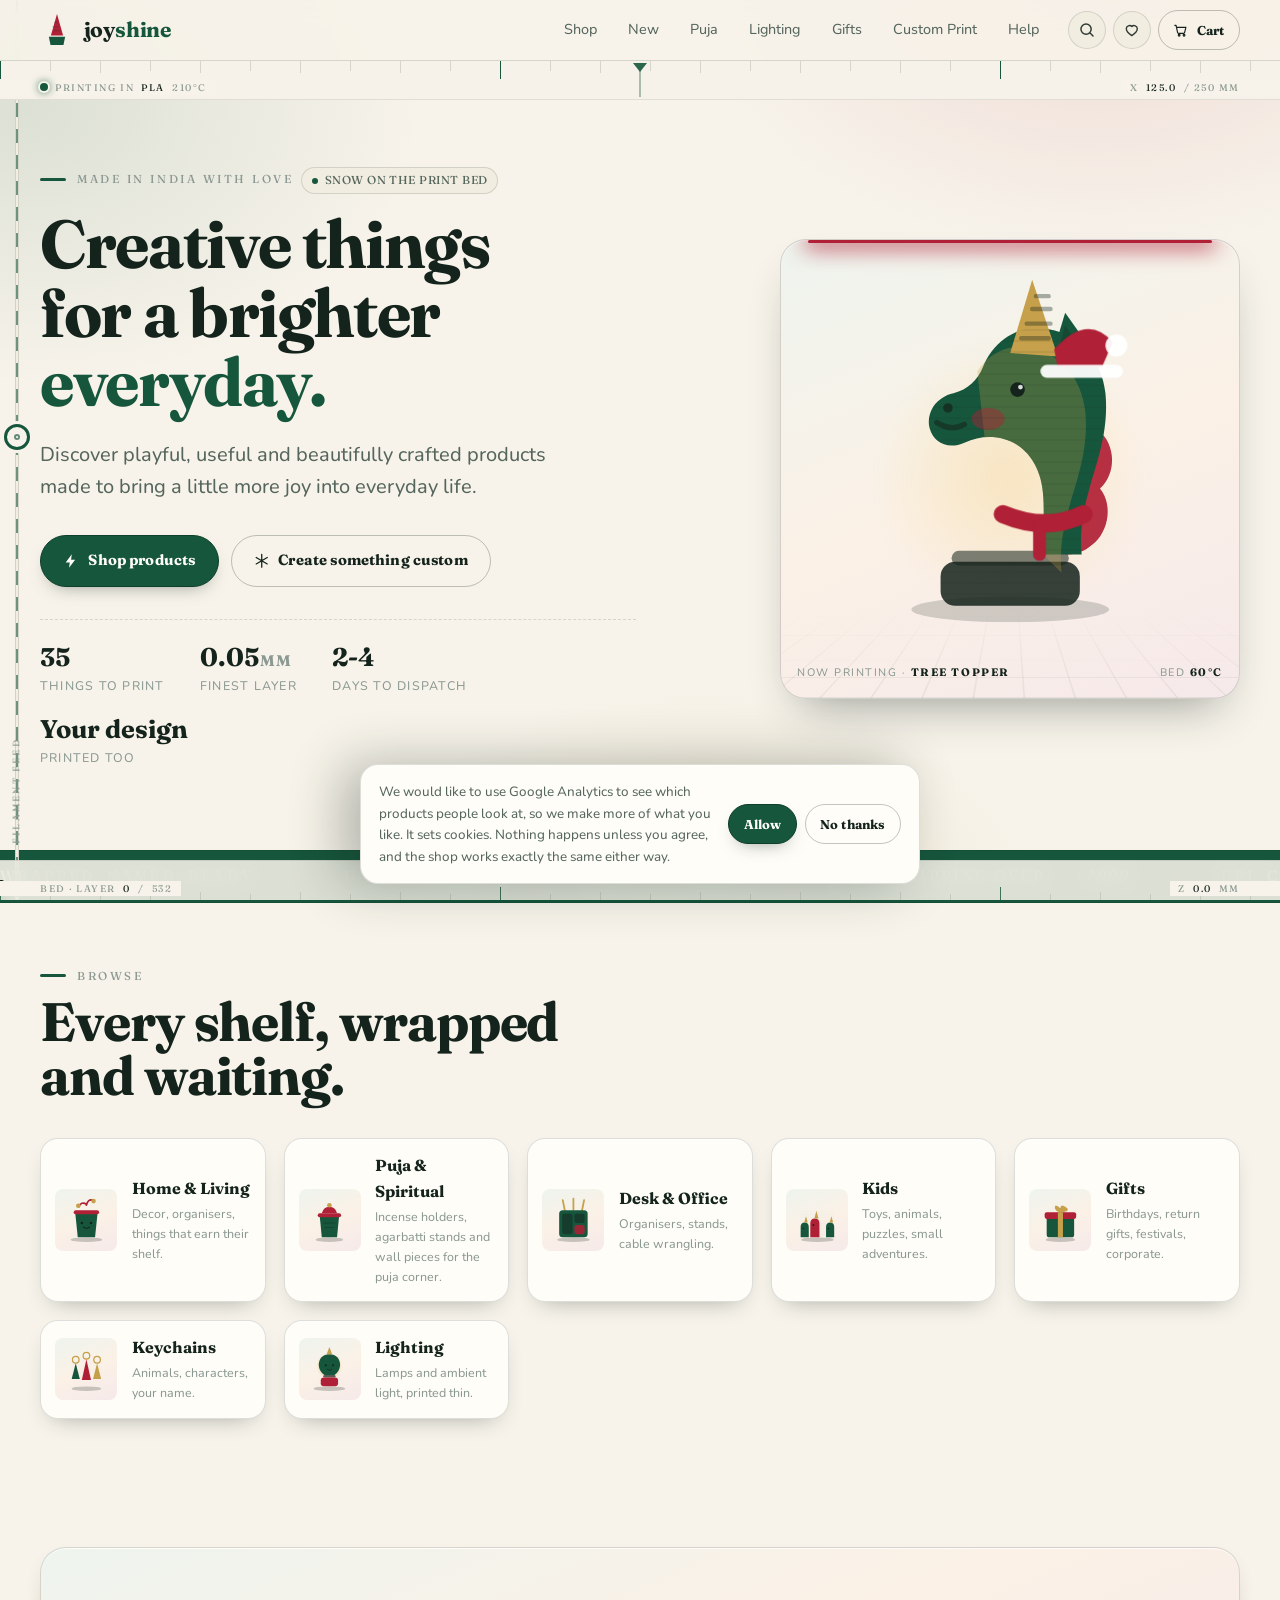
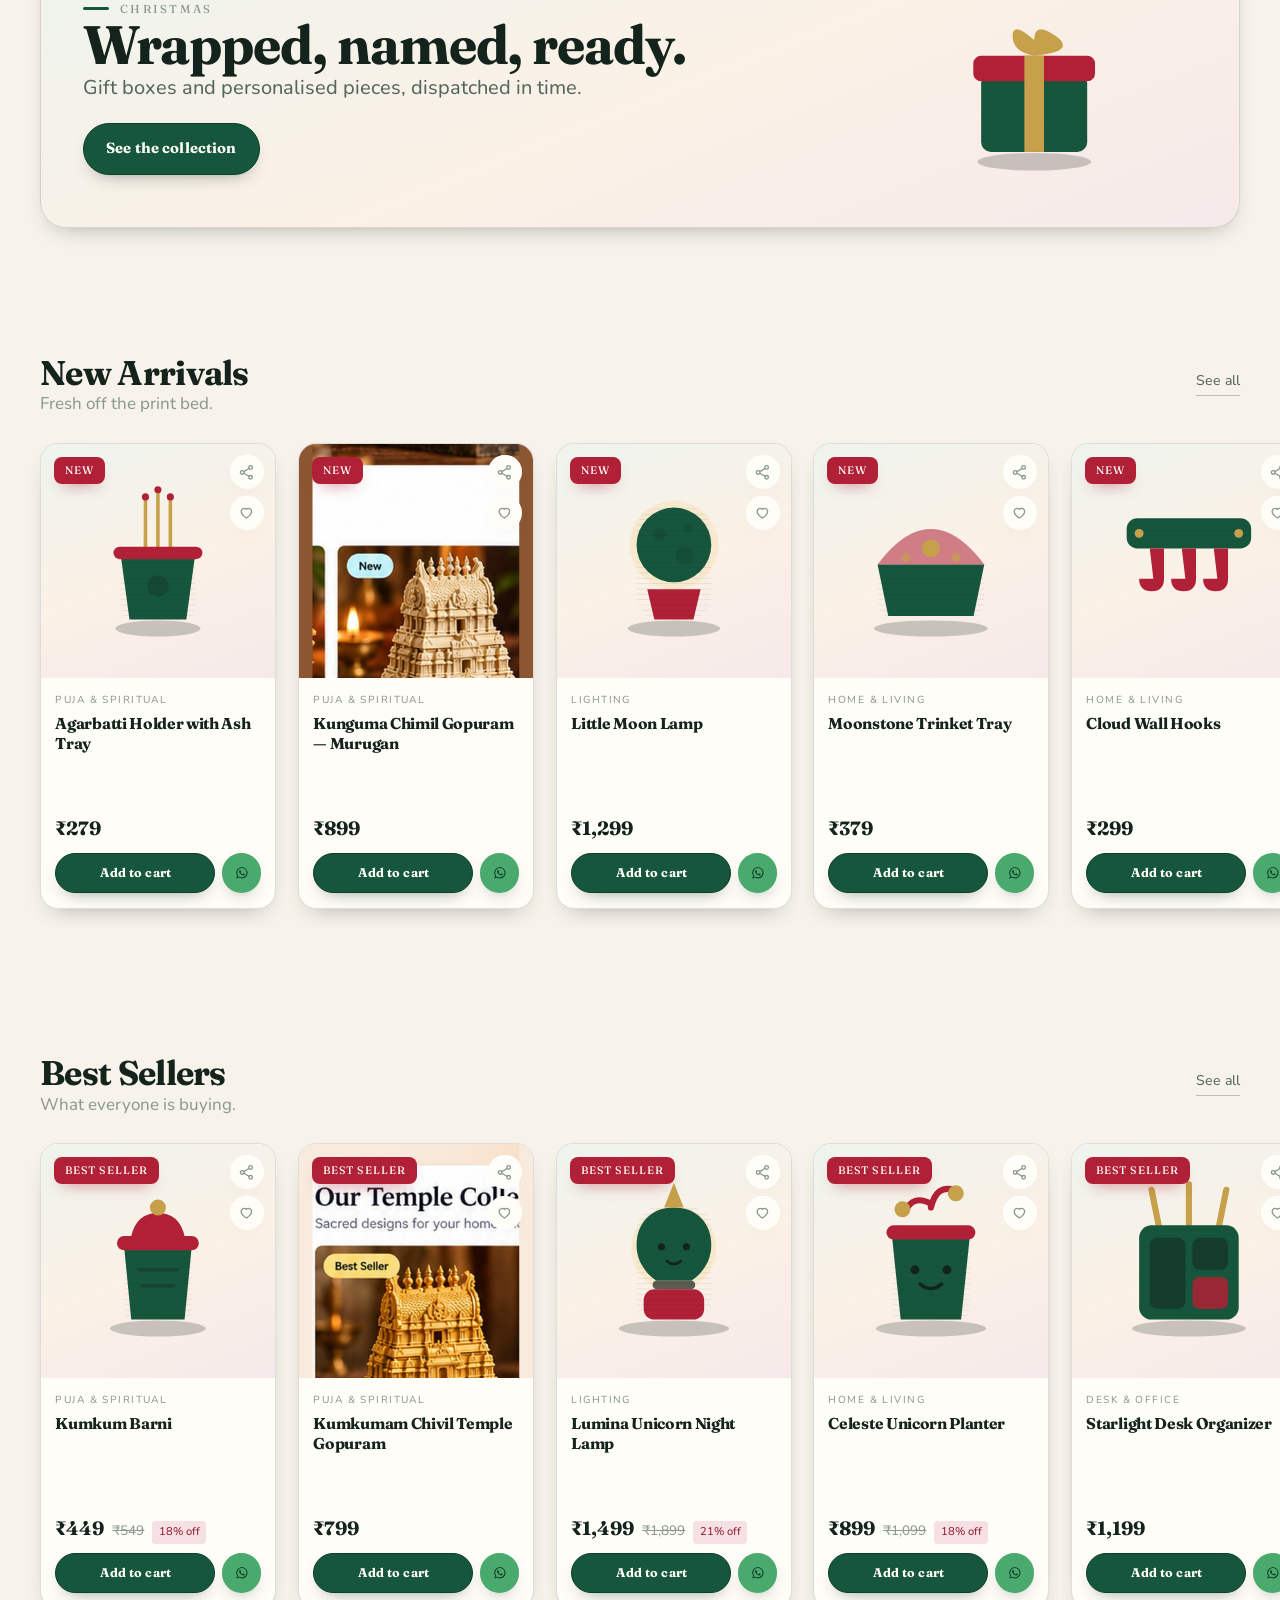
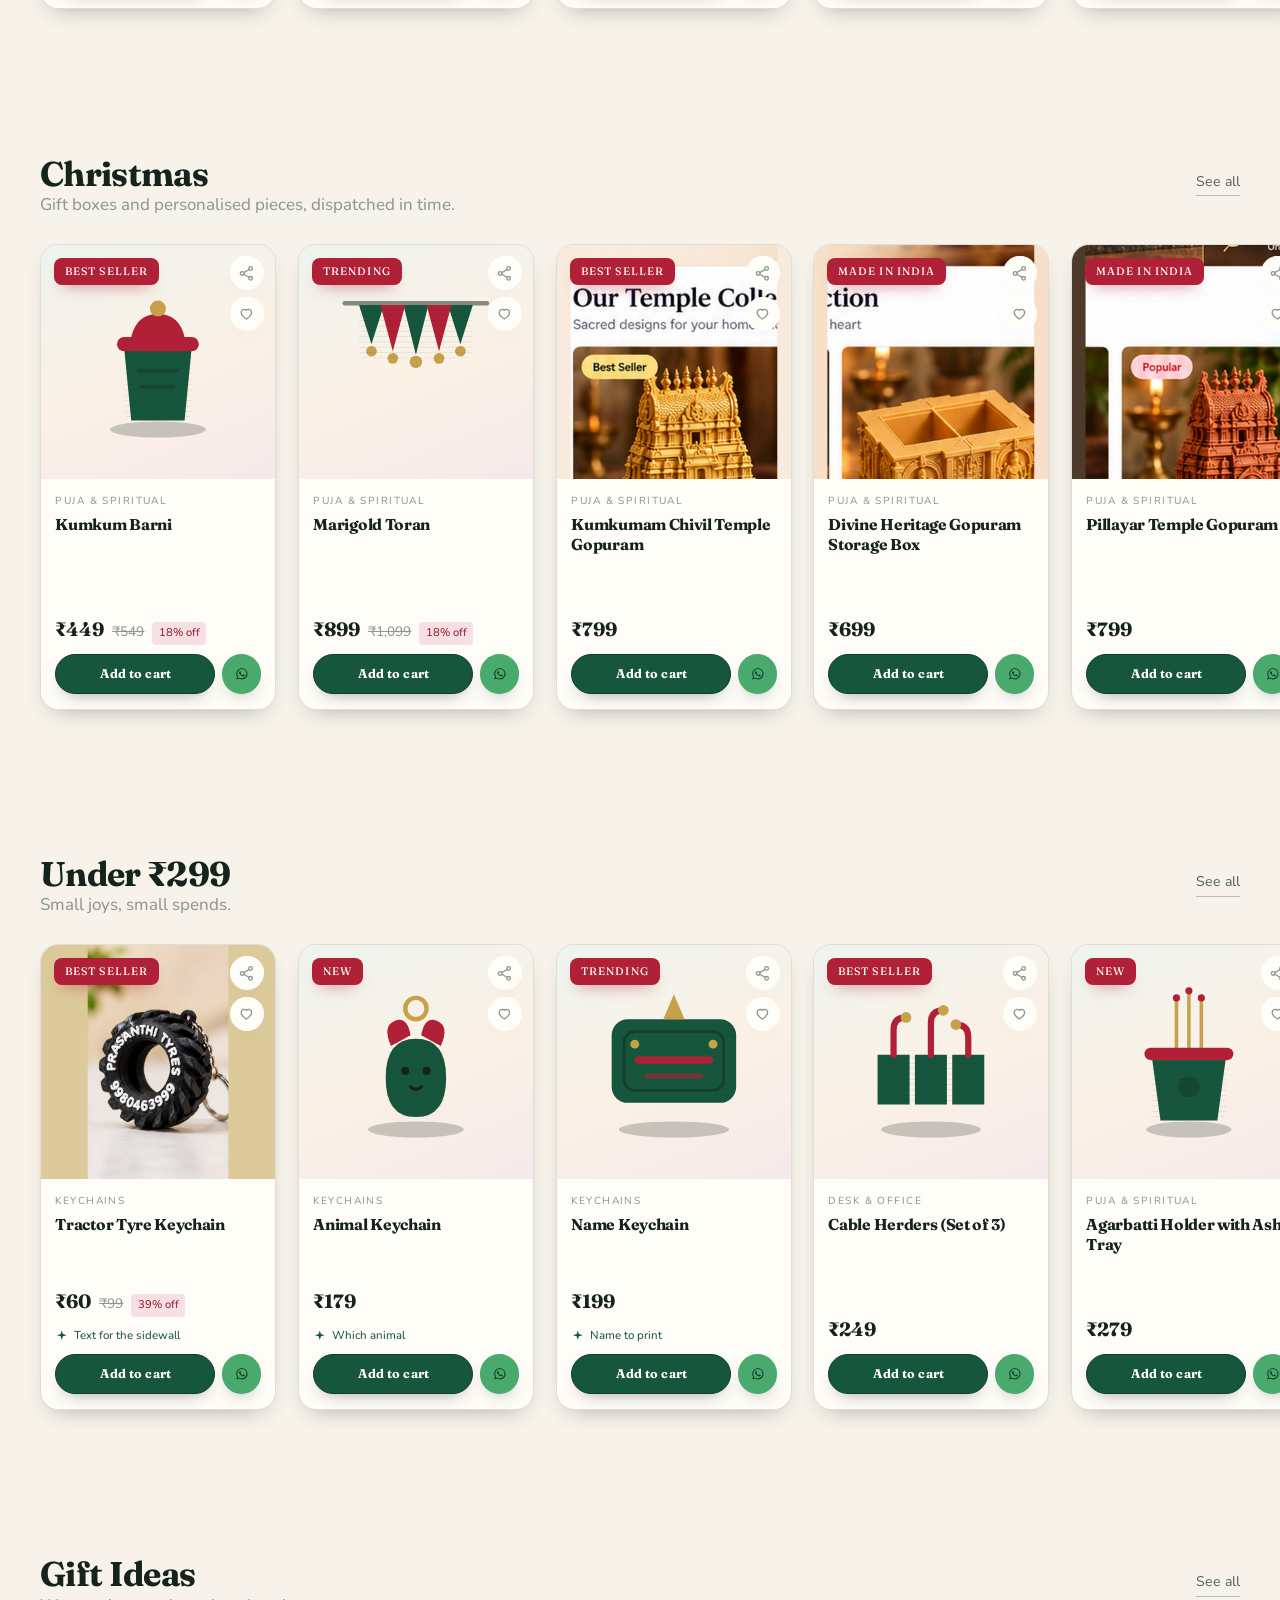
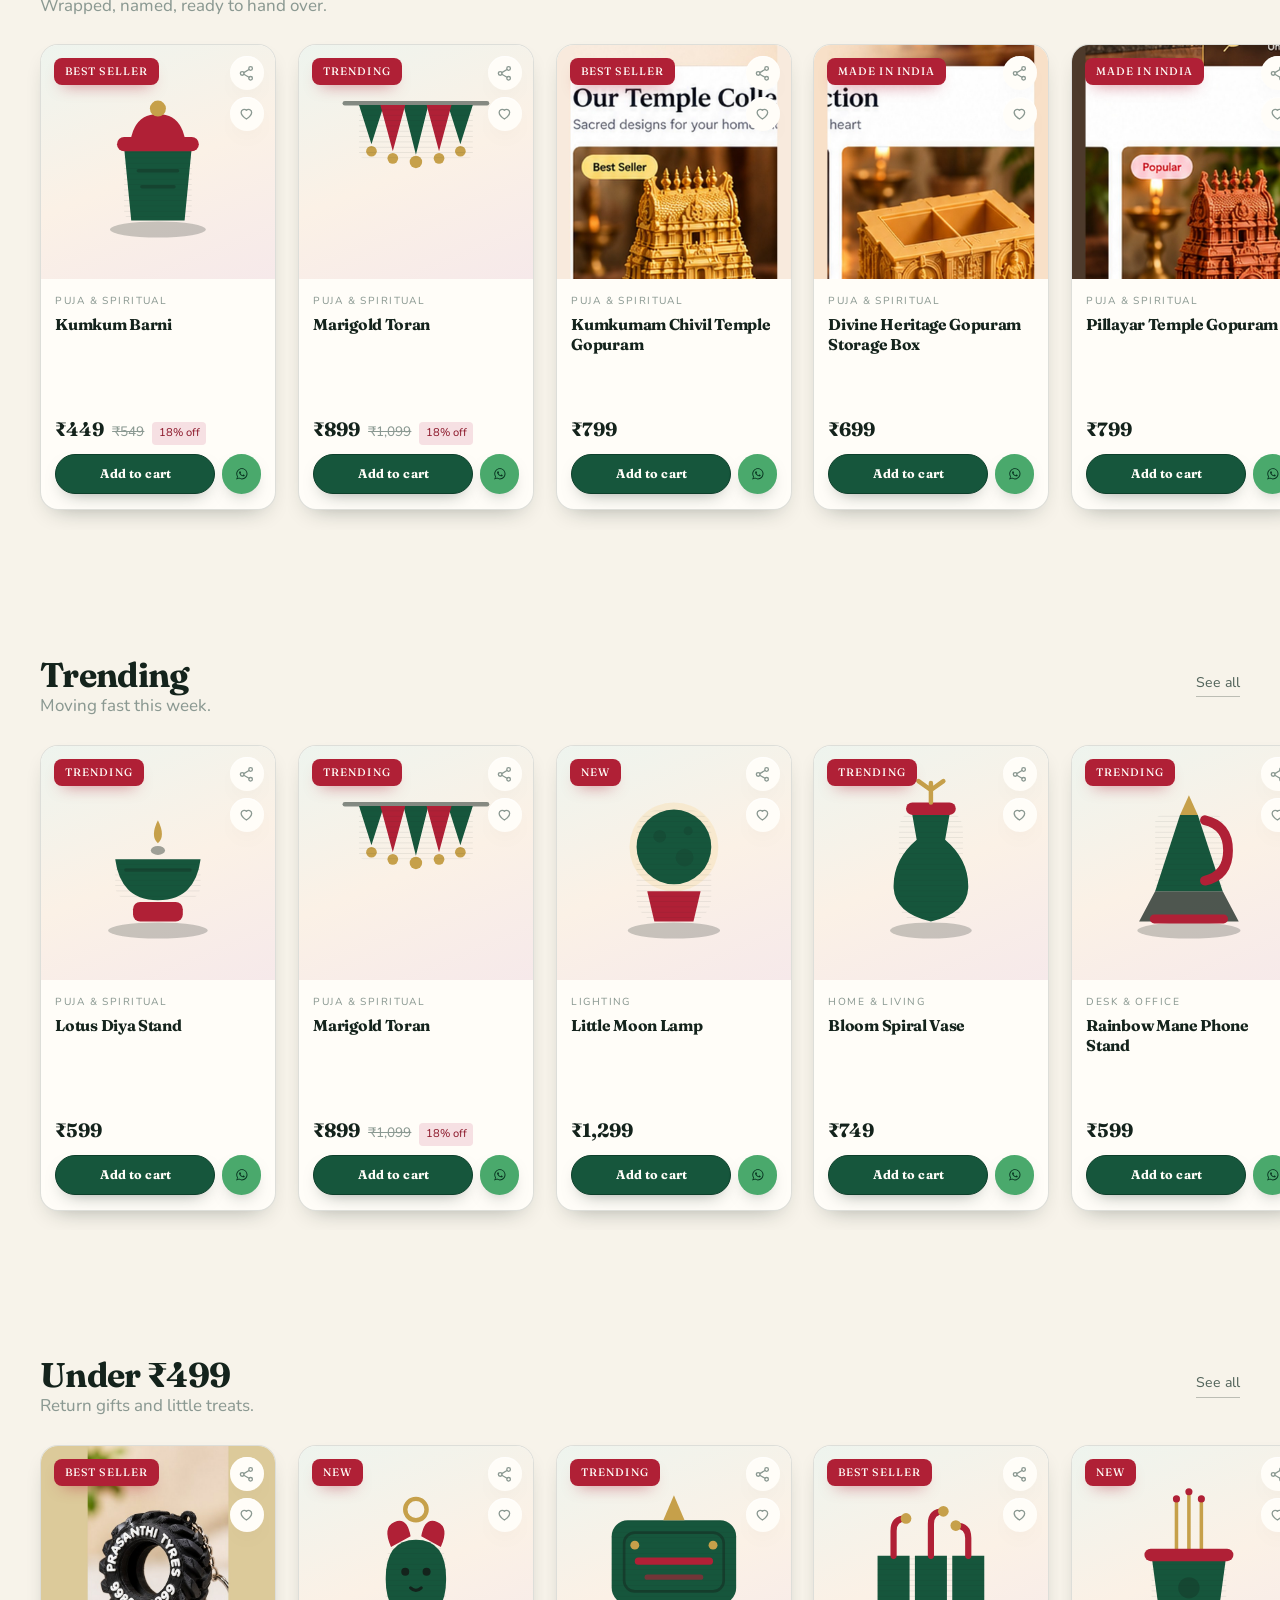
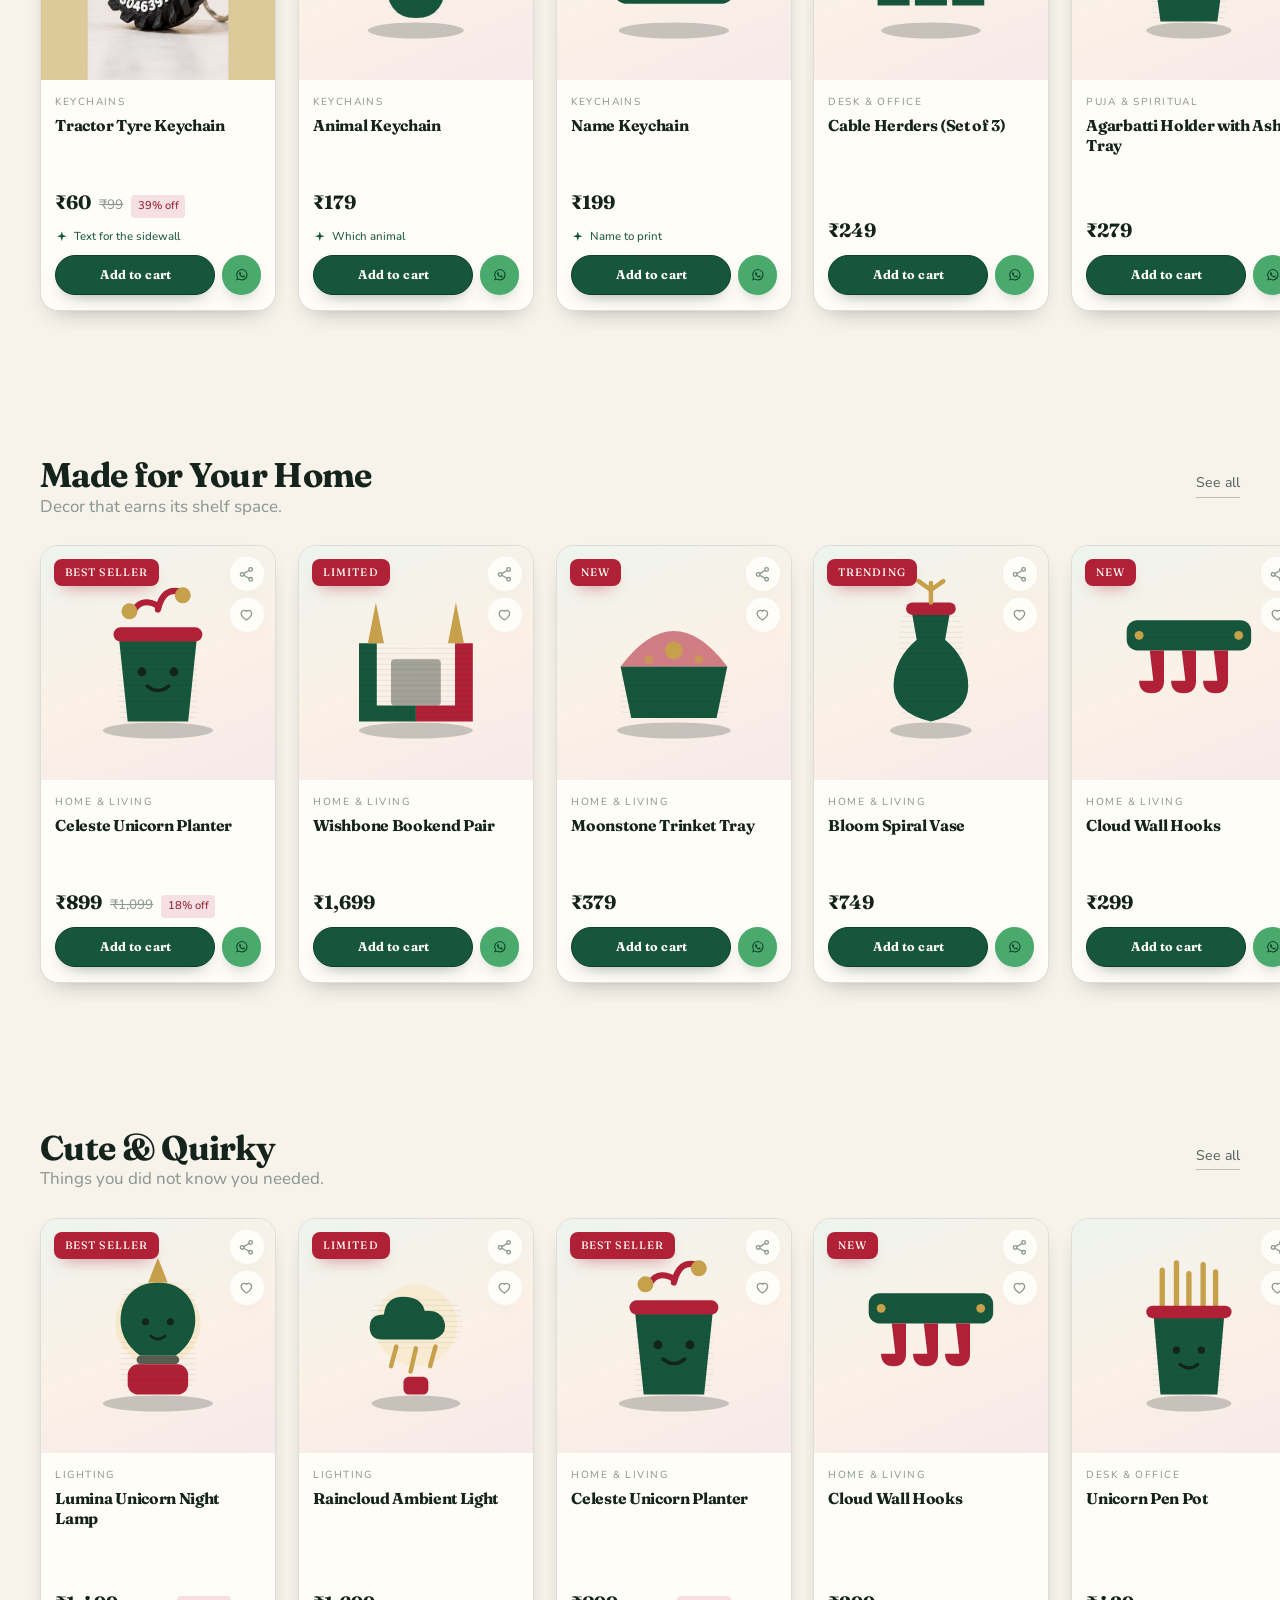
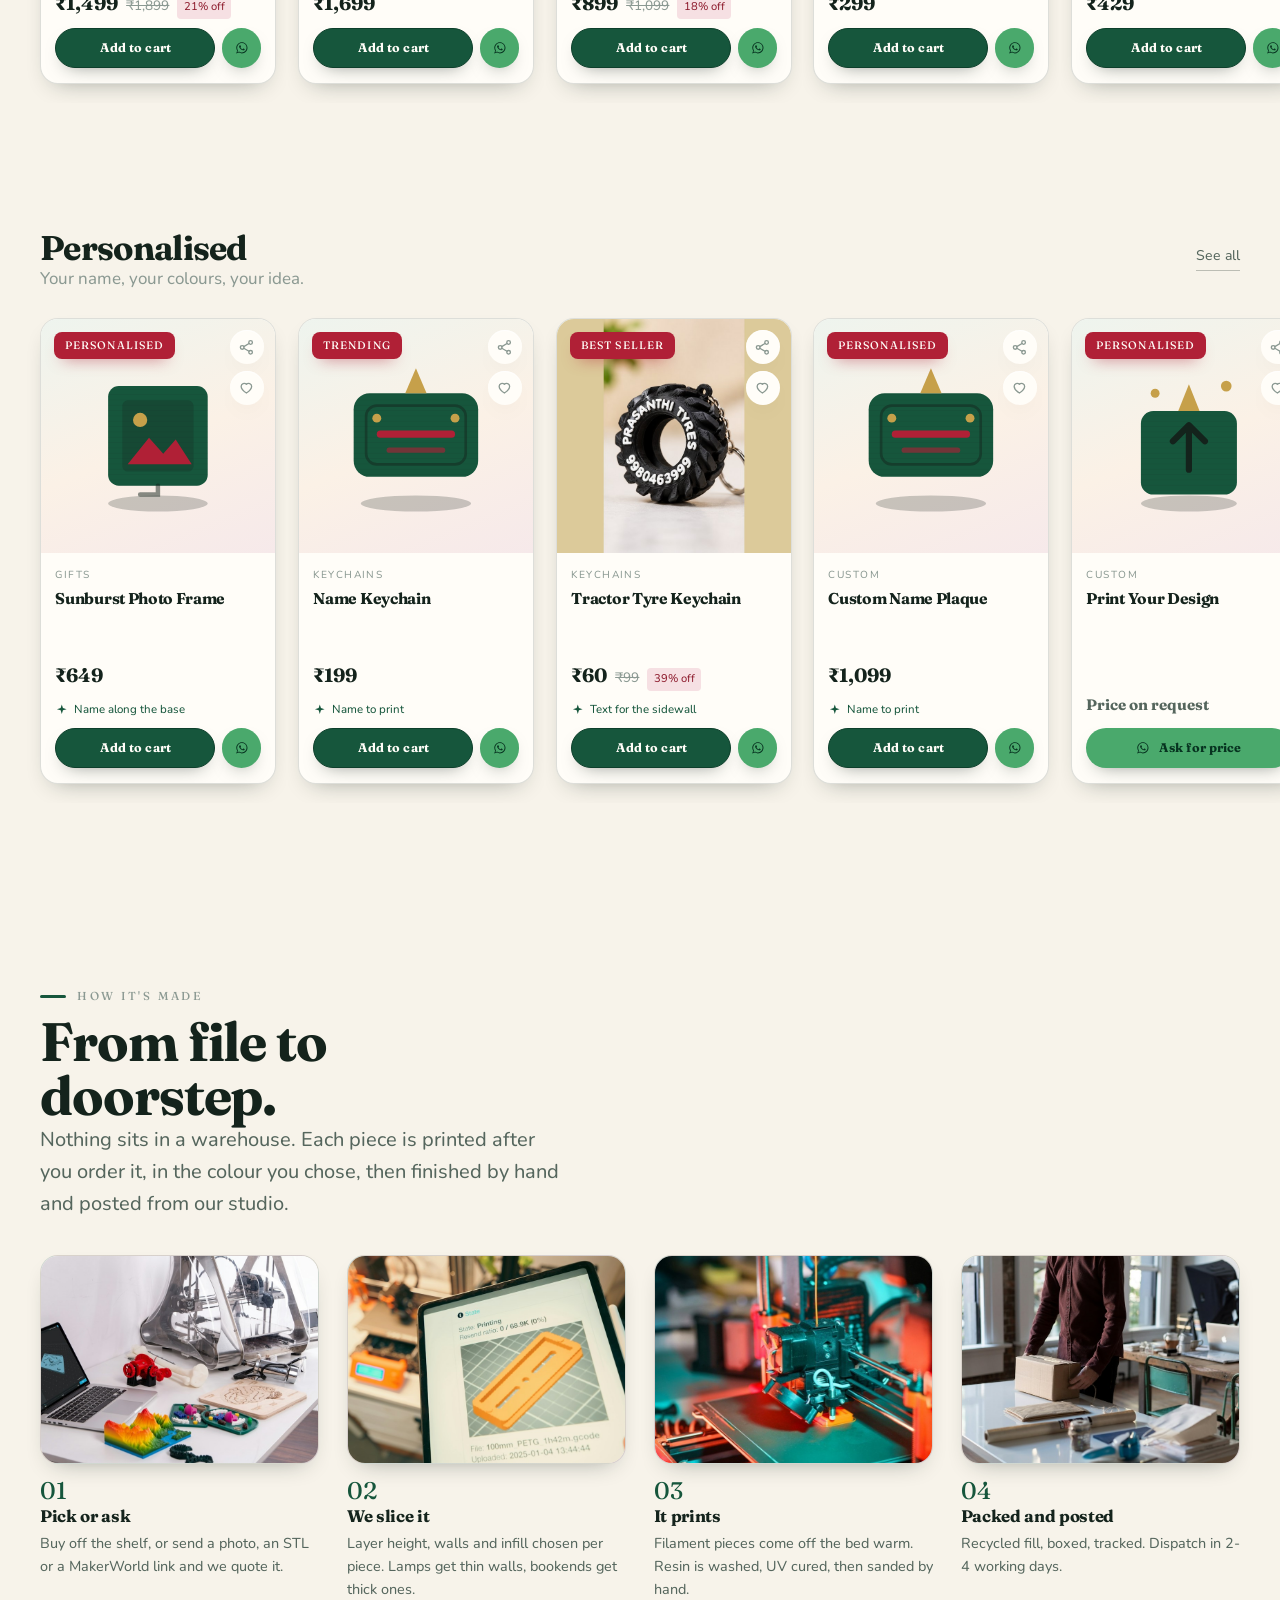
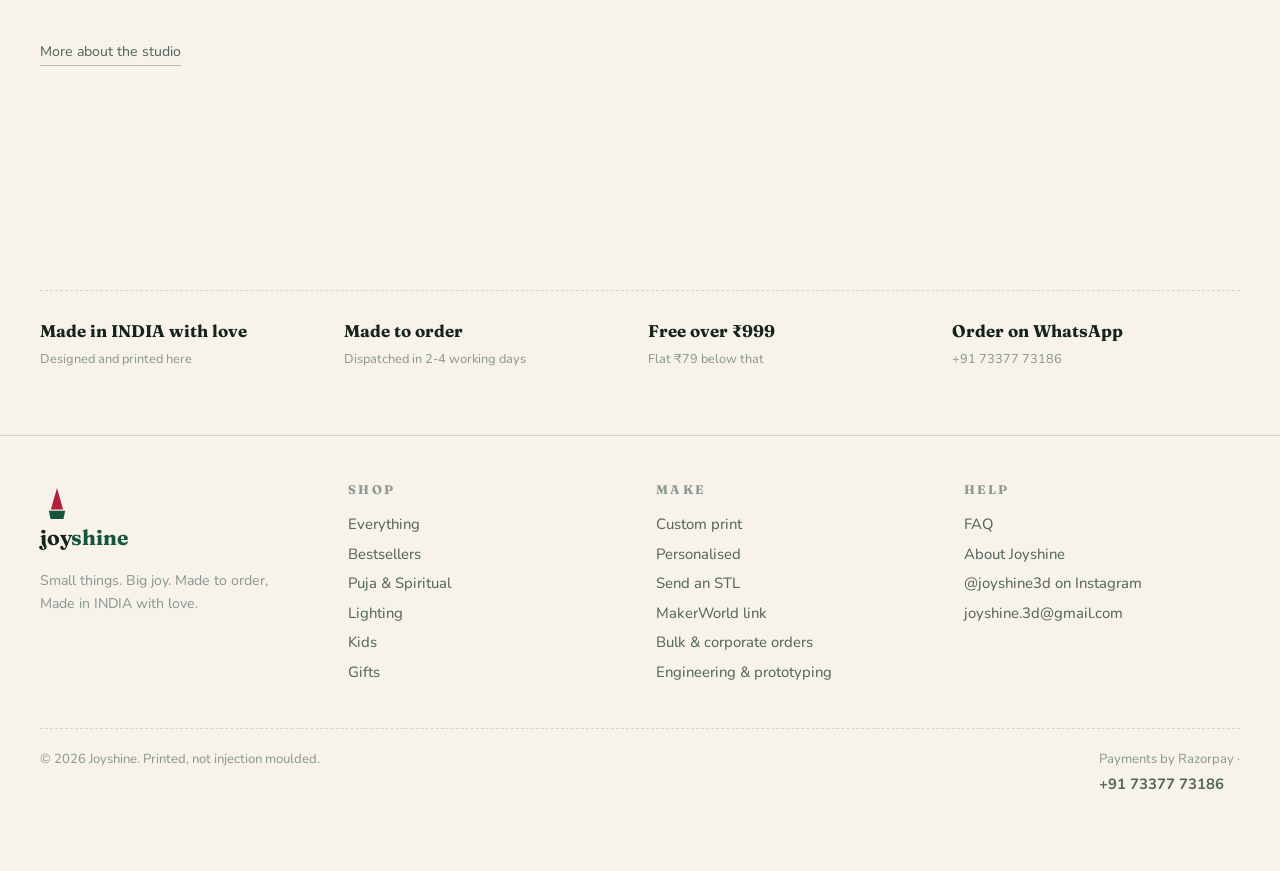
<file: index.html>
<!doctype html>
<html lang="en" data-theme="clay">
<head>
<meta charset="utf-8">
<meta name="viewport" content="width=device-width, initial-scale=1">
<title>Joyshine — Creative things for a brighter everyday</title>
<meta name="description" content="Joyshine makes 3D-printed and handcrafted things for everyday life — puja accessories, lamps, desk pieces, kids' toys, keychains and custom prints. Pay with Razorpay or order on WhatsApp.">
<meta name="theme-color" content="#9b7bff">
<link rel="icon" href="data:image/svg+xml,<svg xmlns='http://www.w3.org/2000/svg' viewBox='0 0 100 100'><text y='.9em' font-size='90'>%F0%9F%A6%84</text></svg>">

<meta property="og:title" content="Joyshine — Creative things for a brighter everyday">
<meta property="og:description" content="Small things. Big joy. 3D-printed decor, puja accessories, gifts and custom prints, made to order in India.">
<meta property="og:type" content="website">
<meta property="og:url" content="https://joyshine.in/">
<meta property="og:site_name" content="Joyshine">
<link rel="canonical" href="https://joyshine.in/">

<!-- Before anything else: the browser must not restore a scroll
     position into a page that has not been built yet, or the shop
     opens at the footer. -->
<script>try { if ('scrollRestoration' in history) history.scrollRestoration = 'manual'; } catch (e) {}</script>

<link rel="preconnect" href="https://fonts.googleapis.com">
<link rel="preconnect" href="https://fonts.gstatic.com" crossorigin>
<link href="https://fonts.googleapis.com/css2?family=Bagel+Fat+One&family=Fraunces:ital,opsz,wght@0,9..144,400..700;1,9..144,400&family=Michroma&family=Space+Grotesk:wght@300..700&family=Baloo+2:wght@500..800&family=Nunito:wght@400..800&display=swap" rel="stylesheet">

<link rel="stylesheet" href="assets/css/base.css?v=202611270627">
<link rel="stylesheet" href="assets/css/components.css?v=202611270627">
<link rel="stylesheet" href="assets/css/shop.css?v=202611270627">
<link rel="stylesheet" href="assets/css/rig.css?v=202611270627">
<link rel="stylesheet" href="assets/css/character.css?v=202611270627">
<link rel="stylesheet" href="assets/css/themes.css?v=202611270627">
</head>
<body>

<svg width="0" height="0" style="position:absolute" aria-hidden="true"><defs>
  <pattern id="layerlines" width="6" height="6" patternUnits="userSpaceOnUse">
    <path d="M0 5.5h6" stroke="var(--layer-line)" stroke-width="1"/>
  </pattern>
</defs></svg>

<a class="skip" href="#view">Skip to content</a>

<!-- whatever the current theme drifts past. Decoration only. -->
<div class="motif" id="motif" aria-hidden="true"></div>

<!-- ================= HEADER ================= -->
<header class="topbar" id="topbar">
  <div class="wrap topbar__in">
    <a class="logo" href="#/" aria-label="Joyshine home">
      <svg class="logo__mark" viewBox="0 0 100 100" aria-hidden="true">
        <path class="h" d="M50 3 68 66H32z"/>
        <path d="M41 52h18M38 40h14M43 28h8" stroke="currentColor" stroke-width="4" stroke-linecap="round" opacity=".28" fill="none"/>
        <path d="M26 70h48l-5 24H31z"/>
      </svg>
      <span class="logo__word">joy<span>shine</span></span>
    </a>

    <nav class="nav" aria-label="Sections">
      <a href="#/shop" data-nav>Shop</a>
      <a href="#/shop?tag=new" data-nav>New</a>
      <a href="#/c/puja" data-nav>Puja</a>
      <a href="#/c/light" data-nav>Lighting</a>
      <a href="#/shop?tag=gift" data-nav>Gifts</a>
      <a href="#/custom" data-nav>Custom Print</a>
      <a href="#/faq" data-nav>Help</a>
    </nav>

    <div class="tools">
      <button class="iconbtn" id="openSearch" aria-label="Search products" title="Search (press /)">
        <svg viewBox="0 0 24 24" fill="none" stroke="currentColor" stroke-width="2" stroke-linecap="round"><circle cx="11" cy="11" r="7"/><path d="m16.5 16.5 4 4"/></svg>
      </button>
      <a class="iconbtn cartbtn" href="#/wishlist" aria-label="Wishlist">
        <svg viewBox="0 0 24 24" fill="none" stroke="currentColor" stroke-width="1.9" stroke-linejoin="round"><path d="M12 20s-7.5-4.6-7.5-9.6A4.4 4.4 0 0 1 12 7.5a4.4 4.4 0 0 1 7.5 2.9c0 5-7.5 9.6-7.5 9.6z"/></svg>
        <b id="wishCount">0</b>
      </a>
      <button class="btn btn--ghost btn--sm cartbtn" id="openCart">
        <svg viewBox="0 0 24 24" fill="none" stroke="currentColor" stroke-width="1.9" stroke-linecap="round" stroke-linejoin="round" style="width:1.15em;height:1.15em"><path d="M3 4h2l2.4 11.2a2 2 0 0 0 2 1.6h7.6a2 2 0 0 0 2-1.6L21 7H6"/><circle cx="10" cy="20" r="1.4"/><circle cx="18" cy="20" r="1.4"/></svg>
        <span class="cartbtn__t">Cart</span> <b id="cartCount">0</b>
      </button>
    </div>
  </div>
</header>

<!-- ================= SEARCH ================= -->
<div class="searchwrap" id="searchWrap" role="dialog" aria-label="Search">
  <div class="searchwrap__in">
    <form class="searchbar wrap" id="searchForm" role="search">
      <span class="searchbar__i"><svg viewBox="0 0 24 24" fill="none" stroke="currentColor" stroke-width="2" stroke-linecap="round"><circle cx="11" cy="11" r="7"/><path d="m16.5 16.5 4 4"/></svg></span>
      <input id="q" type="search" autocomplete="off" placeholder="Search for a tractor, a barni, a lamp…" aria-label="Search products">
      <button class="x" type="button" data-closepanel aria-label="Close search"><svg viewBox="0 0 24 24" fill="none" stroke="currentColor" stroke-width="2.1" stroke-linecap="round" style="width:1.1rem;height:1.1rem"><path d="M6 6l12 12M18 6 6 18"/></svg></button>
    </form>
    <div class="searchbody wrap" id="searchBody"></div>
  </div>
</div>

<main id="view"></main>

<!-- ================= FOOTER ================= -->
<footer class="foot">
  <div class="wrap">
    <div class="foot__grid">
      <div>
        <a class="logo" href="#/" style="margin-bottom:.8rem">
          <svg class="logo__mark" viewBox="0 0 100 100" aria-hidden="true"><path class="h" d="M50 3 68 66H32z"/><path d="M26 70h48l-5 24H31z"/></svg>
          <span class="logo__word">joy<span>shine</span></span>
        </a>
        <p class="quiet" style="font-size:.88rem;max-width:32ch">Small things. Big joy. Made to order, <span data-origin>in India</span>.</p>
      </div>
      <details class="foot__col" open><summary><h4>Shop</h4></summary>
        <a href="#/shop">Everything</a><a href="#/shop?tag=bestseller">Bestsellers</a>
        <a href="#/c/puja">Puja &amp; Spiritual</a><a href="#/c/light">Lighting</a>
        <a href="#/c/kids">Kids</a><a href="#/shop?tag=gift">Gifts</a>
      </details>
      <details class="foot__col" open><summary><h4>Make</h4></summary>
        <a href="#/custom">Custom print</a><a href="#/c/custom">Personalised</a>
        <a href="#/custom?path=stl">Send an STL</a><a href="#/custom?path=link">MakerWorld link</a>
        <a href="#/custom?path=idea">Bulk &amp; corporate orders</a>
        <a href="#/engineering">Engineering &amp; prototyping</a>
      </details>
      <details class="foot__col" open><summary><h4>Help</h4></summary>
        <a href="#/faq">FAQ</a><a href="#/about">About Joyshine</a>
        <a data-instagram href="https://www.instagram.com/joyshine3d" target="_blank" rel="noopener">@joyshine3d on Instagram</a>
        <a data-email href="mailto:joyshine.3d@gmail.com">joyshine.3d@gmail.com</a>
      </details>
      <details class="foot__col" id="legalLinks" hidden><summary><h4>Policies</h4></summary>
        <a href="#/shipping">Shipping</a>
        <a href="#/refunds">Refunds &amp; cancellation</a>
        <a href="#/terms">Terms of service</a>
        <a href="#/privacy">Privacy</a>
        <a href="#/contact">Contact us</a>
      </details>
    </div>
    <div class="foot__base">
      <span>© <span data-year>2026</span> <span data-brand>Joyshine</span>. Printed, not injection moulded.</span>
      <span>Payments by Razorpay · <a class="foot__call" id="waCall" href="#"><b id="waNumber3" class="num"></b></a></span>
    </div>
  </div>
</footer>

<!-- ================= MOBILE NAV ================= -->
<nav class="tabbar" aria-label="Main">
  <a href="#/" data-nav><svg viewBox="0 0 24 24" fill="none" stroke="currentColor" stroke-width="1.9" stroke-linejoin="round"><path d="M4 11 12 4l8 7v8a1 1 0 0 1-1 1h-4v-6H9v6H5a1 1 0 0 1-1-1z"/></svg><span>Home</span></a>
  <a href="#/shop" data-nav><svg viewBox="0 0 24 24" fill="none" stroke="currentColor" stroke-width="1.9" stroke-linejoin="round"><rect x="4" y="4" width="7" height="7" rx="2"/><rect x="13" y="4" width="7" height="7" rx="2"/><rect x="4" y="13" width="7" height="7" rx="2"/><rect x="13" y="13" width="7" height="7" rx="2"/></svg><span>Shop</span></a>
  <a href="#" data-opensearch><svg viewBox="0 0 24 24" fill="none" stroke="currentColor" stroke-width="2" stroke-linecap="round"><circle cx="11" cy="11" r="7"/><path d="m16.5 16.5 4 4"/></svg><span>Search</span></a>
  <a href="#/custom" data-nav><svg viewBox="0 0 24 24" fill="currentColor"><path d="M12 2.5 14 9l6.5 2-6.5 2-2 6.5L10 13l-6.5-2L10 9z"/></svg><span>Custom</span></a>
  <a href="#/wishlist" data-nav><svg viewBox="0 0 24 24" fill="none" stroke="currentColor" stroke-width="1.9" stroke-linejoin="round"><path d="M12 20s-7.5-4.6-7.5-9.6A4.4 4.4 0 0 1 12 7.5a4.4 4.4 0 0 1 7.5 2.9c0 5-7.5 9.6-7.5 9.6z"/></svg><span>Saved</span></a>
</nav>

<!-- ================= PANELS ================= -->
<div class="scrim" id="scrim"></div>

<aside class="panel" id="cartPanel" role="dialog" aria-modal="true" aria-label="Your cart">
  <header class="panel__head">
    <h3>Your cart</h3>
    <button class="x" data-closepanel aria-label="Close cart"><svg viewBox="0 0 24 24" fill="none" stroke="currentColor" stroke-width="2.1" stroke-linecap="round" style="width:1.1rem;height:1.1rem"><path d="M6 6l12 12M18 6 6 18"/></svg></button>
  </header>
  <div class="panel__body" id="cartBody" data-focus tabindex="-1"></div>
  <footer class="panel__foot" id="cartFoot" hidden></footer>
</aside>

<aside class="panel" id="waPanel" role="dialog" aria-modal="true" aria-label="Order on WhatsApp">
  <header class="panel__head">
    <div style="margin-right:auto"><h3>Order on WhatsApp</h3><p id="waSummary"></p></div>
    <button class="x" data-closepanel aria-label="Close"><svg viewBox="0 0 24 24" fill="none" stroke="currentColor" stroke-width="2.1" stroke-linecap="round" style="width:1.1rem;height:1.1rem"><path d="M6 6l12 12M18 6 6 18"/></svg></button>
  </header>
  <div class="panel__body">
    <form class="form" id="waForm" novalidate>
      <div class="note">
        <svg viewBox="0 0 24 24" fill="none" stroke="currentColor" stroke-width="1.9" stroke-linecap="round"><circle cx="12" cy="12" r="9.2"/><path d="M12 11v6M12 7.6v.2"/></svg>
        <span>Nothing is sent from this page. We build the message, WhatsApp opens, you press send.</span>
      </div>
      <div class="segs">
        <input type="radio" name="mode" id="m_del" value="Delivery" checked><label for="m_del">Deliver to me</label>
        <input type="radio" name="mode" id="m_pick" value="Pickup"><label for="m_pick">I'll collect</label>
      </div>
      <div class="row2">
        <label class="field"><span>Name <i>*</i></span><input id="f_name" type="text" data-focus autocomplete="name" placeholder="Aarohi Menon"><u></u></label>
        <label class="field"><span>Mobile <i>*</i></span><input id="f_phone" type="tel" inputmode="numeric" autocomplete="tel" placeholder="98765 43210"><u></u></label>
      </div>
      <label class="field"><span>Email</span><input id="f_email" type="email" autocomplete="email" placeholder="you@example.com"><u></u></label>
      <div id="addrBlock" class="stack">
        <div class="row2">
          <label class="field"><span>PIN code <i>*</i></span><input id="f_pin" type="text" inputmode="numeric" maxlength="6" autocomplete="postal-code" placeholder="500081"><u></u></label>
          <div class="field"><span>Or let the phone do it</span>
            <button class="btn btn--ghost btn--sm btn--block" id="f_locate" type="button">Locate me</button></div>
        </div>
        <p class="pinsay" id="f_pinsay" aria-live="polite"></p>
        <div class="row2">
          <label class="field"><span>Area / locality</span><select id="f_area" disabled><option>Enter the PIN code first</option></select><u></u></label>
          <label class="field"><span>City / district <i>*</i></span><input id="f_city" type="text" autocomplete="address-level2" placeholder="Hyderabad"><u></u></label>
        </div>
        <label class="field"><span>State <i>*</i></span><input id="f_state" type="text" autocomplete="address-level1" placeholder="Telangana"><u></u></label>
        <div class="row3">
          <label class="field"><span>Flat / house no. <i>*</i></span><input id="f_flat" type="text" placeholder="302"><u></u></label>
          <label class="field"><span>Building</span><input id="f_bldg" type="text" placeholder="Sunbeam Residency"><u></u></label>
          <label class="field"><span>Floor</span><input id="f_floor" type="text" placeholder="3rd"><u></u></label>
        </div>
        <label class="field"><span>Street / road <i>*</i></span><textarea id="f_addr" autocomplete="street-address" placeholder="4th Cross Road, Kondapur"></textarea><u></u></label>
        <label class="field"><span>Landmark</span><input id="f_mark" type="text" placeholder="Opposite the water tank"><u></u></label>
      </div>
      <label class="field"><span>Delivery instructions</span><textarea id="f_notes" placeholder="Gift wrap it, and the horn in gold if possible"></textarea><u></u></label>
      <div class="field"><span>Message preview</span><div class="preview" id="waPreview" aria-live="polite"></div></div>
    </form>
  </div>
  <footer class="panel__foot">
    <button class="btn btn--wa btn--block" id="waSend" type="button">
      <svg viewBox="0 0 24 24" fill="currentColor" style="width:1.15em;height:1.15em"><path d="M12.04 2C6.6 2 2.2 6.4 2.2 11.84c0 1.94.56 3.75 1.53 5.28L2 22l5.03-1.68a9.8 9.8 0 0 0 5.01 1.36c5.44 0 9.84-4.4 9.84-9.84S17.48 2 12.04 2z"/></svg>
      Open WhatsApp with this order
    </button>
    <p class="quiet" style="font-size:.76rem;margin-top:.7rem;text-align:center">Your address stays on this device so you only type it once.</p>
  </footer>
</aside>

<div class="toasts" id="toasts" aria-live="polite"></div>

<script src="assets/js/config.js?v=202611270627"></script>
<script src="assets/js/occasions.js?v=202611270627"></script>
<script src="assets/js/products.js?v=202611270627"></script>
<script src="assets/js/cloud.js?v=202611270627"></script>
<script src="assets/js/settings.js?v=202611270627"></script>
<script src="assets/js/catalogue.js?v=202611270627"></script>
<script src="assets/js/customise.js?v=202611270627"></script>
<script src="assets/js/promo.js?v=202611270627"></script>
<script src="assets/js/analytics.js?v=202611270627"></script>
<script src="assets/js/legal.js?v=202611270627"></script>
<script src="assets/js/store.js?v=202611270627"></script>
<script src="assets/js/icons.js?v=202611270627"></script>
<script src="assets/js/skin.js?v=202611270627"></script>
<script src="assets/js/kit.js?v=202611270627"></script>
<script src="assets/js/views.js?v=202611270627"></script>
<script src="assets/js/fly.js?v=202611270627"></script>
<script src="assets/js/app.js?v=202611270627"></script>
<script src="assets/js/review.js?v=202611270627"></script>
<script src="assets/js/rig.js?v=202611270627"></script>
</body>
</html>
</file>
<file: assets/css/base.css>
/* ===========================================================
   BASE — structure, type, layout, motion.
   All colour/shape/font values come from tokens set in
   themes.css, so this file never needs editing per theme.
   =========================================================== */

*, *::before, *::after { box-sizing: border-box; }
* { margin: 0; }

html { -webkit-text-size-adjust: 100%; scroll-behavior: smooth; }

body {
  background: var(--bg);
  background-image: var(--texture);
  background-attachment: fixed;
  color: var(--ink);
  font-family: var(--font-body);
  font-size: clamp(0.95rem, 0.9rem + 0.25vw, 1.06rem);
  line-height: 1.6;
  font-weight: var(--body-weight, 400);
  overflow-x: hidden;
  transition: background-color .5s var(--ease), color .5s var(--ease);
}

img, svg { display: block; max-width: 100%; }
button, input, select, textarea { font: inherit; color: inherit; }
a { color: inherit; text-decoration: none; }

::selection { background: var(--brand); color: var(--brand-ink); }

:focus-visible {
  outline: 3px solid var(--focus);
  outline-offset: 3px;
  border-radius: 4px;
}

/* --- type ------------------------------------------------- */
h1, h2, h3, h4, .display {
  font-family: var(--font-display);
  font-weight: var(--display-weight);
  letter-spacing: var(--display-tracking);
  text-transform: var(--display-case);
  line-height: .96;
  color: var(--ink-strong);
}
h1 { font-size: clamp(2.7rem, 1.6rem + 6.2vw, 7rem); font-weight: var(--w-h1, var(--display-weight)); }
h2 { font-size: clamp(1.9rem, 1.3rem + 2.6vw, 3.4rem); line-height: 1; font-weight: var(--w-h2, var(--display-weight)); }
h3 { font-size: clamp(1.1rem, 1rem + .5vw, 1.35rem); line-height: 1.15; font-weight: var(--w-h3, var(--display-weight)); }
h4 { font-weight: var(--w-h4, var(--display-weight)); }

/* the small print: captions, hints, breadcrumbs, the quiet lines */
.quiet, .hint, .eyebrow, small, .card__cat, .ad-hint, figcaption, cite {
  font-weight: var(--w-small, var(--body-weight, 400));
}
.lede { font-weight: var(--w-lede, var(--body-weight, 400)); }

.eyebrow {
  font-family: var(--font-display);
  font-size: .72rem;
  letter-spacing: .22em;
  text-transform: uppercase;
  color: var(--ink-quiet);
}
.eyebrow::before {
  content: ''; display: inline-block; vertical-align: middle;
  width: 26px; height: 3px; border-radius: 2px; margin-right: .7rem;
  background: var(--brand);
  transform: translateY(-1px);
}
.lede { font-size: clamp(1rem, .95rem + .5vw, 1.25rem); color: var(--ink-soft); max-width: 46ch; }
.quiet { color: var(--ink-quiet); }
.num { font-variant-numeric: tabular-nums; }

/* --- layout ----------------------------------------------- */
.wrap { width: min(1220px, 100% - 2rem); margin-inline: auto; }
@media (min-width: 720px) { .wrap { width: min(1220px, 100% - 5rem); } }

section { position: relative; }
.band { padding-block: clamp(3.5rem, 2rem + 7vw, 7.5rem); }
.band--tight { padding-block: clamp(2.5rem, 2rem + 3vw, 4rem); }

.headrow {
  display: flex; flex-wrap: wrap; gap: 1.25rem 2rem;
  align-items: flex-end; justify-content: space-between;
  margin-bottom: clamp(1.25rem, 1rem + 1.5vw, 2.25rem);
}
.headrow > div { max-width: 52ch; }
.headrow h2 { margin-top: .6rem; }

/* ===== HEADER ============================================= */
.topbar {
  position: sticky; top: 0; z-index: 60;
  background: var(--header-bg);
  backdrop-filter: var(--header-blur);
  border-bottom: var(--border-w) solid var(--line);
  transition: background .4s var(--ease), box-shadow .3s var(--ease);
}
.topbar.stuck { box-shadow: var(--shadow-1); }
.topbar__in {
  display: flex; align-items: center; flex-wrap: wrap; gap: .75rem 1rem;
  min-height: 60px; padding-block: .45rem;
}

.logo { display: flex; align-items: center; gap: .6rem; margin-right: auto; }
.logo__mark { width: 34px; height: 34px; flex: none; }
.logo__mark path { fill: var(--brand); }
.logo__mark .h { fill: var(--accent); }
.logo__word {
  font-family: var(--font-display);
  font-weight: var(--display-weight);
  font-size: 1.32rem;
  letter-spacing: var(--logo-tracking, -.01em);
  text-transform: var(--display-case);
  color: var(--ink-strong);
}
.logo__word span { color: var(--brand); }

/* mobile keeps the nav — it becomes a scrollable second line
   rather than disappearing behind a hamburger */
.nav {
  display: flex; gap: .35rem; order: 3; width: 100%;
  overflow-x: auto; scrollbar-width: none;
  padding-top: .5rem; margin-bottom: -.1rem;
  border-top: var(--border-w) dashed var(--line);
  scroll-snap-type: x proximity;
}
.nav::-webkit-scrollbar { display: none; }
.nav a { white-space: nowrap; scroll-snap-align: start; }
@media (min-width: 900px) {
  .nav { order: 0; width: auto; overflow: visible; border-top: 0; padding-top: 0; margin: 0; }
}
/* Phones get a single 68px header. Navigation is not lost: the tab
   bar carries Home / Shop / Search / Custom / Saved, the shop page has
   its own sticky category bar, and the footer holds the rest. */
@media (max-width: 899px) {
  .topbar__in { gap: .4rem .45rem; min-height: 0; padding-block: .22rem; flex-wrap: nowrap; }
  .nav { display: none; }
  .logo { margin-right: auto; gap: .45rem; }
  .logo__word { font-size: 1.02rem; }
  .logo__mark { width: 24px; height: 24px; }
  .cartbtn__t { display: none; }
  .cartbtn { padding-inline: .6rem; }
  .topbar .iconbtn, .topbar .cartbtn { min-height: 38px; }
}
.nav a {
  padding: .5rem .8rem; border-radius: var(--r-s);
  font-size: .9rem; color: var(--ink-soft);
  position: relative; transition: color .2s, background .2s;
}
.nav a::after {
  content: ''; position: absolute; left: .8rem; right: .8rem; bottom: .34rem;
  height: 2px; background: var(--brand); border-radius: 2px;
  transform: scaleX(0); transform-origin: left;
  transition: transform .35s var(--ease);
}
.nav a:hover { color: var(--ink-strong); }
.nav a:hover::after { transform: scaleX(1); }

/* ===== HERO =============================================== */
.hero { padding-top: clamp(2rem, 1rem + 4vw, 4.5rem); padding-bottom: clamp(2.5rem, 2rem + 4vw, 5rem); }
.hero__grid {
  display: grid; gap: clamp(2rem, 1rem + 4vw, 4rem);
  grid-template-columns: 1fr;
  align-items: center;
}
@media (min-width: 980px) { .hero__grid { grid-template-columns: 1.05fr .95fr; } }

/* the shop's products are the point of the page; the headline used to run
   five lines at 7rem and push every product below the fold */
.hero h1 { margin: 1rem 0 0; font-size: clamp(2.4rem, 1.5rem + 3.4vw, 4.6rem); line-height: 1.02; }
@media (min-width: 980px) { .hero .printer { max-width: 460px; justify-self: end; width: 100%; } }
.hero h1 em {
  font-style: normal; display: block; color: var(--brand);
  -webkit-text-stroke: var(--hero-stroke, 0) var(--ink-strong);
}
.hero__copy .lede { margin-top: 1.4rem; }
.hero__cta { display: flex; flex-wrap: wrap; gap: .75rem; margin-top: 2rem; }

.hero__facts {
  display: flex; flex-wrap: wrap; gap: 1.2rem 2.2rem; margin-top: 2rem;
  padding-top: 1.6rem; border-top: var(--border-w) dashed var(--line);
}
.fact b { display: block; font-family: var(--font-display); font-size: 1.6rem; color: var(--ink-strong); line-height: 1; }
.fact span { font-size: .78rem; letter-spacing: .1em; text-transform: uppercase; color: var(--ink-quiet); }

/* --- the printer: hero showpiece -------------------------- */
.printer {
  position: relative; aspect-ratio: 1 / 1;
  border-radius: var(--r-xl);
  background: var(--stage);
  border: var(--stage-border);
  box-shadow: var(--shadow-2);
  overflow: hidden;
  isolation: isolate;
}
.printer__bed {
  position: absolute; inset: auto 0 0 0; height: 46%;
  background:
    repeating-linear-gradient(90deg, var(--grid) 0 1px, transparent 1px 34px),
    repeating-linear-gradient(0deg, var(--grid) 0 1px, transparent 1px 34px);
  mask-image: linear-gradient(to top, #000, transparent);
  transform: perspective(420px) rotateX(64deg) scale(1.5);
  transform-origin: bottom;
  opacity: .75;
}
.printer__glow {
  position: absolute; left: 50%; top: 52%; translate: -50% -50%;
  width: 62%; aspect-ratio: 1; border-radius: 50%;
  background: radial-gradient(circle, var(--art-glow) 0%, transparent 68%);
  opacity: .8; filter: blur(6px);
  animation: breathe 6s var(--ease) infinite;
}
.printer__art { position: absolute; inset: 8% 10% 12%; }
.printer__art svg { width: 100%; height: 100%; overflow: visible; }
.printer__art .build {
  clip-path: inset(var(--cut, 0%) 0 0 0);
  animation: build 7s cubic-bezier(.33,.9,.2,1) infinite;
}
.printer__nozzle {
  position: absolute; left: 6%; right: 6%; height: 3px;
  border-radius: 3px; background: var(--accent);
  box-shadow: 0 0 22px 4px var(--accent);
  animation: nozzle 7s cubic-bezier(.33,.9,.2,1) infinite;
}
.printer__hud {
  position: absolute; inset: auto 1rem 1rem; display: flex; gap: .5rem;
  align-items: center; justify-content: space-between;
  font-size: .68rem; letter-spacing: .14em; text-transform: uppercase;
  color: var(--ink-quiet);
}
.printer__hud b { color: var(--ink-strong); font-family: var(--font-display); }

@keyframes build { 0%,4% { clip-path: inset(100% 0 0 0); } 78%,100% { clip-path: inset(0% 0 0 0); } }
@keyframes nozzle { 0%,4% { top: 92%; } 78%,100% { top: 8%; } }
@keyframes breathe { 0%,100% { transform: translate(-50%,-50%) scale(1); opacity:.7 } 50% { transform: translate(-50%,-50%) scale(1.12); opacity:.95 } }

/* --- sparkles --------------------------------------------- */
.sparkles { position: absolute; inset: 0; pointer-events: none; overflow: hidden; }
.sparkles i {
  position: absolute; width: 8px; height: 8px; border-radius: 50%;
  background: var(--accent); opacity: 0;
  animation: twinkle 4.5s var(--ease) infinite;
}
@keyframes twinkle {
  0%, 100% { opacity: 0; transform: scale(.3) }
  40% { opacity: .95; transform: scale(1) }
  70% { opacity: 0; transform: scale(.4) translateY(-14px) }
}

/* ===== MARQUEE ============================================ */
.strip {
  border-block: var(--border-w) solid var(--line);
  background: var(--strip-bg); color: var(--strip-ink);
  overflow: hidden; padding-block: .85rem;
}
.strip__track { display: flex; gap: 2.5rem; width: max-content; animation: slide 34s linear infinite; }
.strip span {
  display: flex; align-items: center; gap: 2.5rem;
  font-family: var(--font-display); font-size: .92rem;
  letter-spacing: .16em; text-transform: uppercase; white-space: nowrap;
}
.strip span::after { content: '\25C6'; color: var(--accent); font-size: .7rem; }
@keyframes slide { to { transform: translateX(-50%); } }

/* ===== reveal on scroll =================================== */
.r { opacity: 0; transform: translateY(22px); }
.r.in {
  opacity: 1; transform: none;
  transition: opacity .7s var(--ease) var(--d, 0s), transform .8s var(--ease) var(--d, 0s);
}

/* ===== STEPS / how it works =============================== */
.steps { display: grid; gap: clamp(1.25rem, 1rem + 2vw, 2.5rem); grid-template-columns: repeat(auto-fit, minmax(210px, 1fr)); counter-reset: s; }
.step { counter-increment: s; position: relative; padding-top: 2.6rem; }
.step::before {
  content: counter(s, decimal-leading-zero);
  position: absolute; top: 0; left: 0;
  font-family: var(--font-display); font-size: 2.1rem;
  color: var(--brand); opacity: .9;
}
.step h3 { margin-bottom: .45rem; }
.step p { color: var(--ink-soft); font-size: .95rem; }

/* how it's made: four short steps side by side. It used to alternate big
   picture rows and ran to over 3,000px, longer than everything else combined. */
.how { display: grid; grid-template-columns: repeat(4, 1fr); gap: clamp(1rem, .6rem + 1.4vw, 1.75rem); counter-reset: s; }
.how__row { counter-increment: s; display: grid; gap: .9rem; align-content: start; }
.how__art {
  aspect-ratio: 4 / 3; border-radius: var(--r-l); overflow: hidden;
  background: var(--stage); border: var(--card-border); box-shadow: var(--shadow-1);
}
.how__art img { width: 100%; height: 100%; object-fit: cover; display: block; }
.how__text::before {
  content: counter(s, decimal-leading-zero); display: block; margin-bottom: .3rem;
  font-family: var(--font-display); font-size: 1.5rem; line-height: 1; color: var(--brand);
}
.how__text h3 { margin-bottom: .3rem; font-size: 1.05rem; }
.how__text p { color: var(--ink-soft); font-size: .9rem; }
@media (max-width: 900px) { .how { grid-template-columns: repeat(2, 1fr); } }
@media (max-width: 480px) {
  .how { grid-template-columns: 1fr; }
  .how__row { grid-template-columns: 96px 1fr; align-items: center; }
  .how__art { aspect-ratio: 1; }
}

/* ===== FOOTER ============================================= */
.foot { border-top: var(--border-w) solid var(--line); padding-block: 3rem 2rem; }
.foot__grid { display: grid; gap: 2rem; grid-template-columns: repeat(auto-fit, minmax(190px, 1fr)); }
.foot h4 { font-size: .78rem; letter-spacing: .2em; text-transform: uppercase; color: var(--ink-quiet); margin-bottom: .9rem; }
.foot a { color: var(--ink-soft); font-size: .93rem; display: block; padding: .18rem 0; transition: color .2s, transform .2s; }
.foot a:hover { color: var(--brand); transform: translateX(3px); }
.foot__base {
  margin-top: 2.5rem; padding-top: 1.25rem; border-top: var(--border-w) dashed var(--line);
  display: flex; flex-wrap: wrap; gap: .75rem 1.5rem; justify-content: space-between;
  font-size: .82rem; color: var(--ink-quiet);
}

/* ===== accessibility ====================================== */
.vh {
  position: absolute; width: 1px; height: 1px; padding: 0;
  overflow: hidden; clip: rect(0 0 0 0); white-space: nowrap; border: 0;
}

@media (prefers-reduced-motion: reduce) {
  html { scroll-behavior: auto; }
  *, *::before, *::after {
    animation-duration: .01ms !important; animation-iteration-count: 1 !important;
    transition-duration: .01ms !important;
  }
  .r { opacity: 1; transform: none; }
  .printer__art .build { clip-path: none; }
  .printer__nozzle { top: 8%; }
}

/* ---- the first moment ------------------------------------- */
.booting {
  min-height: 62vh;
  display: grid; place-content: center; justify-items: center; gap: .9rem;
  text-align: center;
}
.booting__art svg { width: 84px; height: 84px; opacity: .75; animation: bootPulse 1.6s var(--ease) infinite; }
@keyframes bootPulse { 50% { transform: translateY(-8px) scale(1.04); opacity: 1; } }
@media (prefers-reduced-motion: reduce) { .booting__art svg { animation: none; } }

/* ---- the footer, folded up on a phone ---------------------- */
.foot__col > summary { list-style: none; }
.foot__col > summary::-webkit-details-marker { display: none; }
/* on a wide screen the columns are simply columns: the heading is not
   a control, and nothing can be folded away by accident */
@media (min-width: 721px) {
  .foot__col > summary { pointer-events: none; }
}
@media (max-width: 720px) {
  .foot { padding-block: 1.6rem 1.2rem; }
  .foot__grid { gap: 0; grid-template-columns: 1fr; }
  .foot__col {
    border-top: var(--border-w) solid var(--line);
  }
  .foot__col > summary {
    margin: 0; padding: .95rem 0;
    cursor: pointer;
    display: flex; align-items: center; justify-content: space-between; gap: .6rem;
  }
  .foot__col > summary h4 { margin: 0; }
  .foot__col > summary::after {
    content: ''; width: 8px; height: 8px; flex: none;
    border-right: 2px solid currentColor; border-bottom: 2px solid currentColor;
    transform: rotate(45deg) translate(-2px, -2px);
    transition: transform .25s var(--ease);
  }
    .foot__col[open] > summary::after { transform: rotate(-135deg) translate(-2px, -2px); }
  .foot__col > a { padding: .34rem 0 .34rem .2rem; }
  .foot__col > *:last-child { margin-bottom: .8rem; }
  .foot__base { flex-direction: column; align-items: flex-start; gap: .4rem; font-size: .78rem; }
}
.foot__call { color: var(--brand); font-weight: 600; white-space: nowrap; }
</file>
<file: assets/css/components.css>
/* ===========================================================
   COMPONENTS — buttons, cards, drawers, forms, toasts.
   =========================================================== */

/* ===== BUTTONS ============================================ */
.btn {
  --lift: -3px;
  display: inline-flex; align-items: center; justify-content: center; gap: .55rem;
  padding: .82rem 1.4rem;
  font-family: var(--font-display);
  font-size: .92rem; font-weight: var(--w-btn, var(--display-weight));
  letter-spacing: var(--btn-tracking, .02em);
  text-transform: var(--btn-case, none);
  border-radius: var(--r-btn);
  border: var(--btn-border);
  background: var(--surface);
  color: var(--ink-strong);
  cursor: pointer;
  box-shadow: var(--btn-shadow);
  transition: transform .22s var(--ease), box-shadow .22s var(--ease), background .22s, color .22s, filter .22s;
  -webkit-tap-highlight-color: transparent;
}
.btn { min-width: 0; }
.btn > span, .btn { overflow: hidden; text-overflow: ellipsis; }
.btn:hover { transform: translateY(var(--lift)); box-shadow: var(--btn-shadow-hover); }
.btn:active { transform: translateY(1px); box-shadow: var(--btn-shadow-press); }
.btn[disabled] { opacity: .5; pointer-events: none; }
.btn svg { width: 1.1em; height: 1.1em; flex: none; }

.btn--pay { background: var(--brand); color: var(--brand-ink); border-color: var(--brand-edge); }
.btn--wa { background: var(--wa); color: #073320; border-color: var(--wa-edge); }
.btn--ghost { background: transparent; box-shadow: none; border: var(--border-w) solid var(--line-strong); }
.btn--ghost:hover { background: var(--surface-2); box-shadow: none; }
.btn--sm { padding: .55rem .9rem; font-size: .8rem; }
.btn--block { width: 100%; }

.linky {
  font-size: .88rem; color: var(--ink-soft); border-bottom: 1px solid var(--line-strong);
  padding-bottom: 2px; cursor: pointer; background: none; border-top: 0; border-inline: 0;
  transition: color .2s, border-color .2s;
}
.linky:hover { color: var(--brand); border-color: var(--brand); }

/* ===== THEME SWITCHER ===================================== */
.themer {
  display: flex; align-items: center; gap: .25rem;
  padding: .28rem; border-radius: var(--r-btn);
  background: var(--surface-2); border: var(--border-w) solid var(--line);
}
.themer button {
  width: clamp(24px, 6vw, 30px); height: clamp(24px, 6vw, 30px); border-radius: calc(var(--r-btn) - .25rem);
  border: 2px solid transparent; cursor: pointer; padding: 0;
  background: var(--swatch); position: relative;
  transition: transform .25s var(--ease), border-color .25s;
}
.themer button:hover { transform: scale(1.12) rotate(-6deg); }
.themer button[aria-pressed="true"] { border-color: var(--ink-strong); transform: scale(1.06); }
.themer button[data-set="retro"]  { --swatch: linear-gradient(135deg,#ff8a3d,#ff4d94 55%,#8a4bd6); }
.themer button[data-set="future"] { --swatch: linear-gradient(135deg,#7cf8ff,#8b6cff 50%,#ff5ec7); }
.themer button[data-set="clay"]   { --swatch: linear-gradient(135deg,#ffd9e6,#cbb6ff 55%,#b9ecd8); }

/* ===== CART BUTTON ======================================== */
.cartbtn { position: relative; }
.cartbtn b {
  position: absolute; top: -7px; right: -7px; min-width: 21px; height: 21px;
  display: grid; place-items: center; padding: 0 5px;
  border-radius: 11px; background: var(--accent); color: var(--accent-ink);
  font-size: .7rem; font-family: var(--font-display);
  transform: scale(0); transition: transform .3s var(--ease);
}
.cartbtn b.on { transform: scale(1); }
.cartbtn b.pop { animation: pop .45s var(--ease); }
@keyframes pop { 0%{transform:scale(1)} 40%{transform:scale(1.45)} 100%{transform:scale(1)} }

/* ===== FILTER CHIPS ======================================= */
.chips { display: flex; flex-wrap: wrap; gap: .5rem; }
.chip {
  padding: .45rem .95rem; border-radius: var(--r-btn);
  border: var(--border-w) solid var(--line-strong);
  background: transparent; color: var(--ink-soft);
  font-size: .84rem; cursor: pointer;
  transition: background .2s, color .2s, border-color .2s, transform .2s var(--ease);
}
.chip:hover { transform: translateY(-2px); color: var(--ink-strong); }
.chip[aria-pressed="true"] { background: var(--ink-strong); color: var(--bg); border-color: var(--ink-strong); }

/* ===== PRODUCT GRID ====================================== */
.grid {
  display: grid; gap: clamp(1rem, .5rem + 1.6vw, 1.75rem);
  grid-template-columns: repeat(auto-fill, minmax(min(100%, 230px), 1fr));
}
/* every card the same width; two columns on a phone, as shoppers expect,
   instead of one long column of oversized cards */
@media (max-width: 599px) { .grid { grid-template-columns: repeat(2, minmax(0, 1fr)); gap: .75rem; } }

.card {
  container-type: inline-size;
  position: relative; display: flex; flex-direction: column;
  background: var(--surface);
  border: var(--card-border);
  border-radius: var(--r-l);
  box-shadow: var(--shadow-1);
  overflow: hidden;
  transition: transform .4s var(--ease), box-shadow .4s var(--ease);
}
.card:hover { transform: translateY(-3px); box-shadow: var(--shadow-2); }

.card__art {
  position: relative; aspect-ratio: 1 / 1;
  background: var(--stage); display: grid; place-items: center;
  overflow: hidden;
}
.card__art svg { width: 76%; height: 76%; overflow: visible; transition: transform .5s var(--ease); }
.card:hover .card__art svg { transform: translateY(-6px) scale(1.05) rotate(-1.5deg); }
.card__art::after {
  content: ''; position: absolute; inset: 0;
  background: linear-gradient(115deg, transparent 38%, var(--sheen) 50%, transparent 62%);
  translate: -110% 0; transition: translate .8s var(--ease);
}
.card:hover .card__art::after { translate: 110% 0; }
.card__art img { width: 100%; height: 100%; object-fit: cover; transition: transform .9s var(--ease), opacity .5s var(--ease); }
/* the second angle sits over the first, hidden until hover */
.card__art .card__alt { position: absolute; inset: 0; z-index: 1; opacity: 0; pointer-events: none; }
/* zoom only where there is a real pointer; on a phone a tap opens the product */
@media (hover: hover) and (pointer: fine) {
  .card:hover .card__art img { transform: scale(1.06); }
  .card:hover .card__art .card__alt { opacity: 1; }
}
@media (prefers-reduced-motion: reduce) {
  .card__art img { transition: opacity .2s linear; }
  .card:hover .card__art img { transform: none; }
}

.card__tag {
  position: absolute; top: .8rem; left: .8rem; z-index: 2;
  padding: .3rem .7rem; border-radius: var(--r-s);
  background: var(--accent); color: var(--accent-ink);
  font-family: var(--font-display); font-size: .68rem;
  letter-spacing: .1em; text-transform: uppercase;
  box-shadow: var(--tag-shadow);
}

.card__body { padding: .85rem .9rem .95rem; display: flex; flex-direction: column; gap: .35rem; flex: 1; }
.card__cat { font-size: .64rem; letter-spacing: .14em; text-transform: uppercase; color: var(--ink-quiet);
  white-space: nowrap; overflow: hidden; text-overflow: ellipsis; }
/* names are held to two lines and that space is always reserved, so the
   prices in a row of cards sit on one line whatever the names are */
.card__body h3 {
  font-size: .98rem; line-height: 1.3; min-height: 2.6em;
  display: -webkit-box; -webkit-box-orient: vertical; -webkit-line-clamp: 2; line-clamp: 2; overflow: hidden;
}
.card__swatch { min-height: 14px; display: flex; align-items: center; }

.spec {
  display: flex; flex-wrap: wrap; gap: .3rem; margin-top: .15rem;
}
.spec i {
  font-style: normal; font-size: .68rem; padding: .22rem .5rem;
  border-radius: var(--r-s); background: var(--surface-2);
  color: var(--ink-quiet); border: 1px solid var(--line);
  font-variant-numeric: tabular-nums;
}

.card__foot { margin-top: auto; padding-top: .35rem; display: flex; flex-direction: column; gap: .6rem; }
.price { display: flex; align-items: baseline; gap: .5rem; }
.price { min-height: 1.6rem; flex-wrap: wrap; row-gap: .1rem; }
.price b { font-family: var(--font-display); font-size: 1.2rem; color: var(--ink-strong); }
.price--ask b { font-size: .95rem; color: var(--ink-soft); }
.price s { font-size: .85rem; color: var(--ink-quiet); }
.price em { font-style: normal; font-size: .7rem; padding: .16rem .4rem; border-radius: 4px; background: var(--save-bg); color: var(--save-ink); }
.card__buys { display: grid; grid-template-columns: 1fr auto; gap: .45rem; }
.card__buys > .btn:only-child { grid-column: 1 / -1; }
.card__wa { width: 2.4rem; padding-inline: 0 !important; justify-content: center; }
.card__wa [data-ico] { margin: 0; }
.card__buys .btn {
  padding-inline: .55rem; font-size: .78rem;
  letter-spacing: min(var(--btn-tracking, .02em), .04em);
  white-space: nowrap;
}
@container (max-width: 190px) {
  .card__body { padding: .7rem .7rem .8rem; }
  .card__body h3 { font-size: .9rem; }
  .price b { font-size: 1.05rem; }
  .card__buys .btn { font-size: .74rem; }
}

/* ===== DRAWERS (cart + whatsapp form) ==================== */
.scrim {
  position: fixed; inset: 0; z-index: 90;
  background: var(--scrim); backdrop-filter: blur(3px);
  opacity: 0; pointer-events: none; transition: opacity .35s var(--ease);
}
.scrim.on { opacity: 1; pointer-events: auto; }

.panel {
  position: fixed; z-index: 100; top: 0; right: 0; bottom: 0;
  width: min(460px, 100%);
  display: flex; flex-direction: column;
  background: var(--bg); background-image: var(--texture);
  border-left: var(--border-w) solid var(--line-strong);
  box-shadow: var(--shadow-3);
  transform: translateX(104%);
  transition: transform .48s cubic-bezier(.22,.9,.2,1);
  visibility: hidden;
}
.panel.on { transform: none; visibility: visible; }
/* A closed panel is parked off to the right, and on a tablet that
   parked copy was widening the page by its own width. `clip` trims it
   without making the body a scroll container, so the sticky header and
   the sticky category bar carry on working. */
html, body { overflow-x: clip; }
@media (max-width: 560px) {
  .panel { top: auto; height: min(92vh, 100%); width: 100%; border-left: 0;
           border-top: var(--border-w) solid var(--line-strong);
           border-radius: var(--r-xl) var(--r-xl) 0 0; transform: translateY(104%); }
}

.panel__head {
  display: flex; align-items: center; gap: 1rem;
  padding: 1.1rem 1.25rem; border-bottom: var(--border-w) solid var(--line);
}
.panel__head h3 { margin-right: auto; }
.panel__head p { font-size: .8rem; color: var(--ink-quiet); }
.x {
  width: 36px; height: 36px; flex: none; border-radius: var(--r-s);
  border: var(--border-w) solid var(--line-strong); background: var(--surface);
  cursor: pointer; display: grid; place-items: center;
  transition: transform .25s var(--ease), background .2s;
}
.x:hover { transform: rotate(90deg); background: var(--surface-2); }

.panel__body { flex: 1; overflow-y: auto; overscroll-behavior: contain; padding: 1.25rem; }
.panel__foot { padding: 1.1rem 1.25rem 1.35rem; border-top: var(--border-w) solid var(--line); background: var(--surface); }

/* ===== CART LINES ======================================== */
.line { display: grid; grid-template-columns: 62px 1fr auto; gap: .9rem; align-items: center; padding: .85rem 0; border-bottom: var(--border-w) dashed var(--line); }
.line__art { width: 62px; height: 62px; border-radius: var(--r-s); background: var(--stage); display: grid; place-items: center; overflow: hidden; }
.line__art svg { width: 80%; height: 80%; overflow: visible; }
.line h4 { font-family: var(--font-body); font-weight: 650; font-size: .92rem; line-height: 1.25; }
.line small { color: var(--ink-quiet); font-size: .76rem; }
.line__right { text-align: right; display: flex; flex-direction: column; gap: .4rem; align-items: flex-end; }
.line__right b { font-family: var(--font-display); font-size: .98rem; }

.qty { display: inline-flex; align-items: center; border: var(--border-w) solid var(--line-strong); border-radius: var(--r-btn); overflow: hidden; }
.qty button { width: 28px; height: 28px; border: 0; background: transparent; cursor: pointer; font-size: 1rem; line-height: 1; transition: background .18s; }
.qty button:hover { background: var(--surface-2); }
.qty span { min-width: 28px; text-align: center; font-size: .86rem; font-variant-numeric: tabular-nums; }

.empty { text-align: center; padding: 3rem 1rem; }
.empty svg { width: 96px; height: 96px; margin: 0 auto 1.1rem; opacity: .85; }
.empty h4 { font-family: var(--font-display); font-size: 1.15rem; margin-bottom: .4rem; color: var(--ink-strong); }
.empty p { color: var(--ink-quiet); font-size: .9rem; max-width: 30ch; margin: 0 auto 1.25rem; }

.totals { display: grid; gap: .45rem; margin-bottom: 1rem; font-size: .9rem; }
.totals div { display: flex; justify-content: space-between; color: var(--ink-soft); }
.totals .grand { padding-top: .55rem; border-top: var(--border-w) solid var(--line); color: var(--ink-strong); font-size: 1.05rem; }
.totals .grand b { font-family: var(--font-display); font-size: 1.3rem; }
.totals .free { color: var(--wa-ink); }

.stack { display: grid; gap: .9rem; }
[hidden] { display: none !important; }

/* ===== FORM ============================================== */
.form { display: grid; gap: .9rem; }
.row2 { display: grid; gap: .9rem; grid-template-columns: 1fr 1fr; }
@media (max-width: 420px) { .row2 { grid-template-columns: 1fr; } }

.field { display: grid; gap: .32rem; }
.field > span { font-size: .74rem; letter-spacing: .12em; text-transform: uppercase; color: var(--ink-quiet); }
.field > span i { font-style: normal; color: var(--hot); }
.field input, .field textarea, .field select {
  padding: .72rem .85rem;
  background: var(--surface);
  border: var(--border-w) solid var(--line-strong);
  border-radius: var(--r-s);
  transition: border-color .2s, box-shadow .2s, background .2s;
  width: 100%;
}
.field textarea { resize: vertical; min-height: 78px; }
.field input:focus, .field textarea:focus, .field select:focus {
  outline: 0; border-color: var(--brand); box-shadow: 0 0 0 3px var(--ring);
}
.field input[aria-invalid="true"], .field textarea[aria-invalid="true"] { border-color: var(--hot); }
.field u { display: none; font-size: .74rem; color: var(--hot); text-decoration: none; }
.field input[aria-invalid="true"] ~ u, .field textarea[aria-invalid="true"] ~ u { display: block; }

.segs { display: grid; grid-auto-flow: column; gap: .5rem; }
.segs label {
  display: flex; align-items: center; justify-content: center; gap: .4rem;
  padding: .6rem .5rem; text-align: center; cursor: pointer;
  border: var(--border-w) solid var(--line-strong); border-radius: var(--r-s);
  font-size: .84rem; color: var(--ink-soft);
  transition: background .2s, color .2s, border-color .2s;
}
.segs input { position: absolute; opacity: 0; pointer-events: none; }
.segs input:checked + label { background: var(--brand); color: var(--brand-ink); border-color: var(--brand-edge); }

.note {
  display: flex; gap: .6rem; padding: .8rem .9rem; border-radius: var(--r-s);
  background: var(--surface-2); border: var(--border-w) solid var(--line);
  font-size: .82rem; color: var(--ink-soft);
}
.note svg { width: 1.1rem; height: 1.1rem; flex: none; margin-top: .1rem; color: var(--brand); }

.preview {
  font-family: ui-monospace, "SF Mono", Menlo, monospace;
  font-size: .74rem; line-height: 1.5; white-space: pre-wrap;
  max-height: 168px; overflow: auto;
  padding: .85rem; border-radius: var(--r-s);
  background: var(--code-bg); color: var(--code-ink);
  border: var(--border-w) solid var(--line);
}

/* ===== TOAST ============================================= */
.toasts {
  position: fixed; z-index: 200; left: 50%; bottom: 1.25rem; translate: -50% 0;
  display: grid; gap: .5rem; width: min(400px, calc(100% - 2rem));
}
.toast {
  display: flex; align-items: center; gap: .65rem;
  padding: .8rem 1rem; border-radius: var(--r-btn);
  background: var(--ink-strong); color: var(--bg);
  box-shadow: var(--shadow-3); font-size: .88rem;
  animation: rise .4s var(--ease);
}
.toast svg { width: 1.15rem; height: 1.15rem; flex: none; color: var(--accent); }
.toast.out { animation: sink .3s var(--ease) forwards; }
@keyframes rise { from { opacity: 0; transform: translateY(18px) scale(.97) } }
@keyframes sink { to { opacity: 0; transform: translateY(10px) scale(.97) } }

/* ===== fly to basket ==================================== */
.fly-clone {
  position: fixed; z-index: 400; pointer-events: none;
  display: grid; place-items: center; overflow: hidden;
  transform-origin: center;
  will-change: transform, opacity;
  box-shadow: var(--shadow-1);
}
.fly-clone svg, .fly-clone img { width: 78%; height: 78%; }
.fly-ring {
  position: fixed; z-index: 399; pointer-events: none;
  border: 2px solid var(--brand); opacity: 0;
  transform-origin: center;
  will-change: transform, opacity;
}
#openCart { will-change: transform; }

/* ===== confetti-free celebration ======================== */
.burst { position: fixed; z-index: 190; pointer-events: none; width: 10px; height: 10px; border-radius: 50%; }

/* ===== top ribbon ======================================== */
.ribbon {
  position: relative; z-index: 70;
  display: flex; align-items: center; justify-content: center; gap: .8rem;
  flex-wrap: wrap; padding: .6rem 2.6rem .6rem 1rem;
  background: var(--ink-strong); color: var(--bg);
  font-size: .86rem; text-align: center;
}
.ribbon a {
  color: inherit; font-weight: 700;
  border-bottom: 1px solid currentColor; padding-bottom: 1px;
}
.ribbon__x {
  position: absolute; right: .5rem; top: 50%; translate: 0 -50%;
  width: 28px; height: 28px; border: 0; background: none;
  color: inherit; font-size: 1.3rem; line-height: 1; cursor: pointer; opacity: .7;
}
.ribbon__x:hover { opacity: 1; }

/* ===== welcome offer ===================================== */
.welcome {
  position: fixed; inset: 0; z-index: 150;
  display: grid; place-items: center; padding: 1rem;
  background: var(--scrim); backdrop-filter: blur(4px);
  opacity: 0; transition: opacity .3s var(--ease);
}
.welcome.on { opacity: 1; }
.welcome__card {
  position: relative; width: min(420px, 100%);
  padding: clamp(1.5rem, 1rem + 3vw, 2.4rem);
  background: var(--surface); border: var(--card-border);
  border-radius: var(--r-xl); box-shadow: var(--shadow-3);
  text-align: center;
  transform: translateY(14px) scale(.97);
  transition: transform .4s var(--ease);
}
.welcome.on .welcome__card { transform: none; }
.welcome__x {
  position: absolute; top: .6rem; right: .8rem;
  width: 34px; height: 34px; border: 0; background: none;
  color: var(--ink-quiet); font-size: 1.6rem; line-height: 1; cursor: pointer;
}
.welcome__x:hover { color: var(--ink-strong); }
.welcome__art { width: 110px; margin: 0 auto .6rem; }
.welcome__art svg { width: 100%; }
.welcome__card .eyebrow { justify-content: center; display: block; }
.welcome__card .eyebrow::before { display: none; }
.welcome__card h2 { margin: .3rem 0 .6rem; }
.welcome__card .lede { margin-inline: auto; }
.welcome__code {
  display: flex; align-items: center; justify-content: center; gap: .6rem;
  margin: 1.1rem 0; padding: .7rem;
  border: 2px dashed var(--line-strong); border-radius: var(--r-s);
  background: var(--surface-2);
}
.welcome__code code {
  font-family: var(--font-display); font-size: 1.15rem;
  letter-spacing: .1em; color: var(--ink-strong);
}
.welcome__cta { display: grid; gap: .5rem; margin-top: 1.2rem; }
.welcome__small { font-size: .74rem; margin-top: .8rem; }

/* ===== discount code in the cart ========================= */
.codebox { display: flex; gap: .5rem; margin-bottom: .9rem; }
.codebox input {
  flex: 1; min-width: 0; padding: .6rem .8rem;
  border: var(--border-w) solid var(--line-strong); border-radius: var(--r-s);
  background: var(--surface); text-transform: uppercase; letter-spacing: .06em;
}
.codebox input::placeholder { text-transform: none; letter-spacing: normal; }
.codeon {
  display: flex; align-items: center; gap: .5rem; margin-bottom: .9rem;
  padding: .55rem .8rem; border-radius: var(--r-s);
  background: var(--save-bg); color: var(--save-ink); font-size: .84rem;
}
.codeon b { font-family: var(--font-display); }
.codeon button { margin-left: auto; background: none; border: 0; cursor: pointer; color: inherit; text-decoration: underline; font-size: .78rem; }

/* ===== consent notice ==================================== */
.consent {
  position: fixed; left: 50%; bottom: 1rem; translate: -50% 0; z-index: 160;
  width: min(560px, calc(100% - 2rem));
  opacity: 0; transform: translateY(14px);
  transition: opacity .3s var(--ease), transform .3s var(--ease);
}
.consent.on { opacity: 1; transform: none; }
.consent__in {
  display: flex; align-items: center; gap: 1rem; flex-wrap: wrap;
  padding: 1rem 1.15rem;
  background: var(--surface); border: var(--card-border);
  border-radius: var(--r-l); box-shadow: var(--shadow-3);
}
.consent p { flex: 1; min-width: 220px; font-size: .84rem; color: var(--ink-soft); margin: 0; }
.consent__btns { display: flex; gap: .5rem; }
@media (max-width: 560px) {
  .consent { bottom: calc(var(--tab-h, 68px) + var(--rig-h, 32px) + .6rem); }
  .consent__btns { width: 100%; }
  .consent__btns .btn { flex: 1; }
}

/* ---- what the PIN code lookup has to say ------------------ */
.pinsay {
  font-size: .82rem; color: var(--ink-quiet);
  margin: -.3rem 0 .2rem; min-height: 1.1em;
}
.pinsay--ok  { color: var(--wa-ink); }
.pinsay--bad { color: var(--hot); }
.pinsay--warn{ color: var(--ink-soft); }

/* ---- how far the upload has got --------------------------- */
.upbar {
  height: 6px; border-radius: 999px; overflow: hidden;
  background: var(--surface-2); margin: -.3rem 0 .6rem;
}
.upbar i { display: block; height: 100%; width: 0; background: var(--brand); transition: width .2s linear; }
.upbar[data-state="done"] i { background: var(--wa); }
.upbar[data-state="fail"] i { background: var(--hot); width: 100% !important; }

/* ===========================================================
   THE REVIEW BAR — only ever seen by the owner, in their own
   browser, while they look over changes they have not
   published yet.
   =========================================================== */
.revbar {
  position: fixed; left: 0; right: 0; bottom: 0; z-index: 200;
  background: var(--ink-strong); color: var(--bg);
  box-shadow: 0 -10px 30px rgba(0,0,0,.25);
  padding: .6rem max(1rem, calc((100vw - 1220px) / 2));
}
.revbar__in { display: flex; align-items: center; gap: .7rem; flex-wrap: wrap; font-size: .88rem; }
.revbar__dot { width: 9px; height: 9px; border-radius: 50%; background: var(--accent); flex: none;
  animation: revPulse 1.8s ease-in-out infinite; }
@keyframes revPulse { 50% { transform: scale(1.5); opacity: .55; } }
.revbar__n { opacity: .7; font-size: .8rem; }
.revbar__acts { display: flex; gap: .45rem; margin-left: auto; flex-wrap: wrap; }
.revbar__b {
  border: 1px solid rgba(255,255,255,.35); background: transparent; color: inherit;
  padding: .4rem .8rem; border-radius: 999px; font: inherit; font-size: .82rem; cursor: pointer;
  transition: background .2s, transform .2s;
}
.revbar__b:hover { background: rgba(255,255,255,.14); transform: translateY(-1px); }
.revbar__b--go { background: var(--brand); border-color: transparent; color: var(--brand-ink); font-weight: 600; }
.revbar--done .revbar__dot { background: var(--wa); animation: none; }
body.has-revbar { padding-bottom: calc(var(--rig-h) + 3.2rem); }
@media (max-width: 720px) {
  body.has-revbar { padding-bottom: calc(var(--tab-h) + var(--rig-h) + 4.4rem); }
  .revbar { bottom: var(--tab-h, 0px); }
  .revbar__acts { width: 100%; margin-left: 0; }
}

.revmodal {
  position: fixed; inset: 0; z-index: 210; display: grid; place-items: center;
  background: var(--scrim); padding: 1rem; overflow: auto;
}
.revmodal__card {
  background: var(--surface); border: var(--card-border); border-radius: var(--r-xl);
  box-shadow: var(--shadow-2); padding: clamp(1.1rem, .8rem + 1.5vw, 1.8rem);
  width: min(560px, 100%); max-height: 86vh; overflow: auto;
}
.revmodal__list { list-style: none; margin: 1rem 0; padding: 0; display: grid; gap: .45rem; }
.revmodal__list li {
  display: flex; gap: .7rem; justify-content: space-between; align-items: baseline;
  padding: .55rem .7rem; border-radius: var(--r-s); background: var(--surface-2);
  font-size: .86rem; flex-wrap: wrap;
}
.revmodal__list i { font-style: normal; color: var(--ink-quiet); text-decoration: line-through; }
.revmodal__list em { font-style: normal; color: var(--ink-strong); font-weight: 600; }
.revmodal__acts { display: flex; gap: .6rem; justify-content: flex-end; flex-wrap: wrap; }
.revmodal__err { color: var(--hot); font-size: .85rem; margin-top: .7rem; }
</file>
<file: assets/css/shop.css>
/* ===========================================================
   SHOP — storefront components: rails, categories, product
   page, search, custom print, mobile tab bar.
   =========================================================== */

.skip {
  position: absolute; left: 1rem; top: -4rem; z-index: 300;
  padding: .7rem 1.1rem; border-radius: var(--r-s);
  background: var(--ink-strong); color: var(--bg);
  transition: top .2s var(--ease);
}
.skip:focus { top: 1rem; }

/* ===== header tools ====================================== */
.tools { display: flex; align-items: center; gap: .45rem; }
.iconbtn {
  width: 38px; height: 38px; display: grid; place-items: center; position: relative;
  border-radius: var(--r-btn); border: var(--border-w) solid var(--line);
  background: var(--surface-2); color: var(--ink); cursor: pointer;
  transition: transform .22s var(--ease), background .2s, color .2s;
}
.iconbtn svg { width: 1.1rem; height: 1.1rem; }
.iconbtn:hover { transform: translateY(-2px); color: var(--brand); }

/* ===== rails ============================================= */
.headrow--rail { margin-bottom: 1rem; align-items: baseline; }
.headrow--rail h2 { font-size: clamp(1.45rem, 1.1rem + 1.3vw, 2.2rem); margin-top: 0; }
.rail {
  overflow-x: auto; overflow-y: hidden; scroll-snap-type: x proximity;
  /* snap cards to the page margin, not the screen edge, or the first card
     loads scrolled half out of view */
  scroll-padding-inline: max(1rem, calc((100vw - 1220px) / 2));
  scrollbar-width: none; padding-block: .6rem 1.2rem;
}
.rail::-webkit-scrollbar { display: none; }
.rail__track {
  display: flex; gap: clamp(.8rem, .4rem + 1.2vw, 1.5rem); width: max-content;
  padding-inline: max(1rem, calc((100vw - 1220px) / 2));
}
@media (min-width: 720px) {
  .rail__track { padding-inline: max(2.5rem, calc((100vw - 1220px) / 2)); }
  .rail { scroll-padding-inline: max(2.5rem, calc((100vw - 1220px) / 2)); }
}
/* about two cards on a phone with the next one peeking, five on a desktop */
.rail .card { width: clamp(158px, 43vw, 236px); flex: none; scroll-snap-align: start; }

/* ===== categories ======================================== */
.cats { display: grid; gap: clamp(.7rem, .4rem + 1vw, 1.1rem); grid-template-columns: repeat(auto-fill, minmax(min(100%, 220px), 1fr)); }
.catcard {
  display: flex; align-items: center; gap: .9rem; padding: .9rem;
  background: var(--surface); border: var(--card-border); border-radius: var(--r-l);
  box-shadow: var(--shadow-1);
  transition: transform .3s var(--ease), box-shadow .3s var(--ease);
}
.catcard:hover { transform: translateY(-4px); box-shadow: var(--shadow-2); }
.catcard__art { width: 62px; height: 62px; flex: none; border-radius: var(--r-s); background: var(--stage); display: grid; place-items: center; overflow: hidden; }
.catcard__art svg { width: 82%; height: 82%; }
.catcard__t { display: grid; gap: .15rem; min-width: 0; }
.catcard__t b { font-family: var(--font-display); font-size: 1rem; color: var(--ink-strong); }
.catcard__t span { font-size: .78rem; color: var(--ink-quiet); }
/* on a phone the tiles go two across with just the name, so the shelves
   fit on one screen instead of a tall stack of paragraphs */
@media (max-width: 599px) {
  .cats { grid-template-columns: repeat(2, minmax(0, 1fr)); gap: .6rem; }
  .catcard { padding: .6rem; gap: .6rem; }
  .catcard__art { width: 44px; height: 44px; }
  .catcard__t b { font-size: .9rem; }
  .catcard__t span { display: none; }
}

/* ===== promo band ======================================== */
.promo {
  display: grid; gap: 1.5rem; align-items: center;
  grid-template-columns: 1fr; padding: clamp(1.4rem, 1rem + 2vw, 2.6rem);
  border-radius: var(--r-xl); background: var(--stage); border: var(--card-border);
  box-shadow: var(--shadow-1);
}
@media (min-width: 760px) { .promo { grid-template-columns: 1.4fr .6fr; } }
.promo__art { display: grid; place-items: center; }
.promo__art svg { width: min(220px, 60%); }

/* ===== card extras ======================================= */
.card__link { position: static; }
.card__link::after { content: ''; position: absolute; inset: 0; z-index: 1; }
/* lift the controls above the card's stretched link. .card__tag and
   .heart are already absolutely positioned - only give them a z-index,
   or they lose their positioning and stretch the full card width. */
.card__buys, .dots { position: relative; z-index: 2; }
.card__tag, .heart { z-index: 3; }
/* share and wishlist sit together in the corner of a card */
.card__acts {
  position: absolute; top: .7rem; right: .7rem; z-index: 3;
  display: flex; flex-direction: column; gap: .4rem;
}
.card__acts .heart { position: static; }
.heart {
  position: absolute; top: .7rem; right: .7rem; z-index: 3;
  width: 34px; height: 34px; display: grid; place-items: center;
  border-radius: 50%; cursor: pointer; border: 0;
  background: var(--surface); color: var(--ink-quiet);
  box-shadow: var(--shadow-1);
  transition: transform .25s var(--ease), color .2s;
}
.heart svg { width: 1.05rem; height: 1.05rem; }
.heart:hover { transform: scale(1.12); color: var(--hot); }
.heart.on { color: var(--hot); }
.dots { display: flex; gap: .28rem; align-items: center; margin-top: .1rem; }
.dots i { width: 13px; height: 13px; border-radius: 50%; border: 1px solid var(--line-strong); }
.dots u { font-size: .68rem; color: var(--ink-quiet); text-decoration: none; }
.hint { display: inline-flex; align-items: center; gap: .3rem; font-size: .72rem; color: var(--brand); }
.hint svg { width: .85rem; height: .85rem; }

/* ===== category bar + filters ============================ */
.catbar {
  position: sticky; top: var(--bar-h, 68px); z-index: 40;
  background: var(--header-bg); backdrop-filter: var(--header-blur);
  border-block: var(--border-w) solid var(--line);
}
.catbar__in { display: flex; gap: .45rem; overflow-x: auto; scrollbar-width: none; padding-block: .7rem; }
.catbar__in::-webkit-scrollbar { display: none; }
.catbar .chip { white-space: nowrap; }
.chip.on { background: var(--ink-strong); color: var(--bg); border-color: var(--ink-strong); }

.filters {
  display: flex; flex-wrap: wrap; gap: .75rem 1rem; align-items: center;
  justify-content: space-between; margin-bottom: 1.5rem;
}
.filters__n { font-size: .82rem; color: var(--ink-quiet); }
.filters__g { display: flex; flex-wrap: wrap; gap: .5rem; }
.sel { display: inline-flex; align-items: center; gap: .4rem; font-size: .78rem; color: var(--ink-quiet); }
.sel select {
  padding: .45rem .6rem; border-radius: var(--r-s);
  border: var(--border-w) solid var(--line-strong); background: var(--surface);
  font-size: .82rem; cursor: pointer;
}

/* ===== product page ====================================== */
.crumbs { display: flex; gap: .45rem; align-items: center; font-size: .8rem; color: var(--ink-quiet); padding-top: 1.2rem; flex-wrap: wrap; }
.crumbs a:hover { color: var(--brand); }
.crumbs i { font-style: normal; opacity: .5; }

.pdp {
  display: grid; gap: clamp(1.5rem, 1rem + 3vw, 3.5rem);
  grid-template-columns: minmax(0, 1fr);
  padding-block: clamp(1.2rem, 1rem + 2vw, 2.5rem) 2rem;
}
.pdp > * { min-width: 0; }
.thumbs { max-width: 100%; }
@media (min-width: 900px) { .pdp { grid-template-columns: minmax(0, 1fr) minmax(0, 1fr); align-items: start; }
  .pdp__media { position: sticky; top: calc(var(--bar-h, 68px) + 1rem); } }

.pdp__stage {
  position: relative; aspect-ratio: 1; border-radius: var(--r-xl);
  background: var(--stage); border: var(--stage-border); box-shadow: var(--shadow-1);
  display: grid; place-items: center; overflow: hidden;
}
.pdp__art { width: 78%; height: 78%; transition: transform .5s var(--ease); }
.pdp__stage:hover .pdp__art { transform: scale(1.04) rotate(-1deg); }
.thumbs { display: flex; gap: .5rem; margin-top: .7rem; overflow-x: auto; scrollbar-width: none; padding-bottom: .2rem; }
.thumbs::-webkit-scrollbar { display: none; }
.thumb {
  width: 68px; height: 68px; flex: none; padding: 4px; cursor: pointer; position: relative;
  border-radius: var(--r-s); background: var(--stage);
  border: 2px solid transparent; transition: border-color .2s, transform .2s var(--ease);
}
.thumb svg { width: 100%; height: 100%; }
.thumb:hover { transform: translateY(-2px); }
.thumb.on { border-color: var(--brand); }
.thumb--scale { display: grid; place-items: center; cursor: default; }
.thumb--scale b { position: absolute; bottom: 2px; font-size: .55rem; letter-spacing: .1em; text-transform: uppercase; color: var(--ink-quiet); }

.pdp__info h1 { font-size: clamp(1.7rem, 1.2rem + 2vw, 2.6rem); margin: .35rem 0 .7rem; }
.pdp__info .lede { max-width: none; }
.story { font-size: .9rem; color: var(--ink-quiet); border-left: 3px solid var(--brand); padding-left: .9rem; margin-top: 1rem; }
.pdp__price { display: flex; flex-wrap: wrap; align-items: baseline; gap: .6rem; margin: 1.4rem 0 1.6rem; }
.pdp__price b { font-family: var(--font-display); font-size: clamp(1.7rem, 1.4rem + 1.2vw, 2.2rem); color: var(--ink-strong); }
.pdp__price s { color: var(--ink-quiet); }
.pdp__price em { font-style: normal; font-size: .75rem; padding: .2rem .5rem; border-radius: 5px; background: var(--save-bg); color: var(--save-ink); }
.pdp__price .quiet { font-size: .78rem; width: 100%; }

.opts { display: grid; gap: 1.1rem; }
.opt__l { display: flex; align-items: center; gap: .4rem; font-size: .74rem; letter-spacing: .12em; text-transform: uppercase; color: var(--ink-quiet); margin-bottom: .5rem; }
.opt__r { display: flex; flex-wrap: wrap; gap: .5rem; }
.qmark {
  width: 17px; height: 17px; border-radius: 50%; border: 1px solid var(--line-strong);
  background: none; color: var(--ink-quiet); font-size: .62rem; cursor: help; line-height: 1;
}
.pill {
  display: grid; gap: .1rem; padding: .5rem .85rem; min-width: 74px; text-align: left;
  border-radius: var(--r-s); border: var(--border-w) solid var(--line-strong);
  background: var(--surface); cursor: pointer;
  transition: border-color .2s, background .2s, transform .2s var(--ease);
}
.pill b { font-family: var(--font-display); font-size: .9rem; color: var(--ink-strong); }
.pill span { font-size: .68rem; color: var(--ink-quiet); }
.pill:hover { transform: translateY(-2px); }
.pill.on { border-color: var(--brand); background: var(--ring); }
.sw {
  width: 40px; height: 40px; border-radius: 50%; padding: 3px; cursor: pointer;
  background: var(--surface); border: 2px solid transparent;
  transition: transform .2s var(--ease), border-color .2s;
}
.sw i { display: block; width: 100%; height: 100%; border-radius: 50%; border: 1px solid var(--line-strong); }
.sw:hover { transform: scale(1.1); }
.sw.on { border-color: var(--brand); }
.sel__now { font-size: .8rem; margin-top: .6rem; }
.sel__now b { color: var(--ink-strong); }

.pers { margin-top: 1.4rem; }
.pers small { font-size: .72rem; }
.qtyrow { display: flex; align-items: center; gap: .9rem; margin: 1.5rem 0 1.1rem; flex-wrap: wrap; }
.qtyrow .qty button { width: 34px; height: 34px; font-size: 1.1rem; }
.qtyrow .quiet { font-size: .8rem; }
.pdp__buys { display: grid; gap: .55rem; grid-template-columns: 1fr 1fr; }
.pdp__buys .btn--block { grid-column: 1 / -1; }

.bulk {
  margin-top: 1.6rem; padding: 1rem 1.1rem; border-radius: var(--r-l);
  background: var(--surface-2); border: var(--border-w) solid var(--line);
}
.bulk > b { font-family: var(--font-display); color: var(--ink-strong); }
.bulk table { width: 100%; border-collapse: collapse; margin: .7rem 0 .5rem; font-size: .84rem; }
.bulk td { padding: .3rem 0; color: var(--ink-soft); }
.bulk td:last-child { text-align: right; color: var(--ink-strong); }
.bulk tr + tr td { border-top: 1px dashed var(--line); }

.acc { margin-top: 1.8rem; border-top: var(--border-w) solid var(--line); }
.acc details { border-bottom: var(--border-w) solid var(--line); }
.acc summary {
  padding: .95rem 0; cursor: pointer; list-style: none;
  font-family: var(--font-display); font-size: .95rem; color: var(--ink-strong);
  display: flex; align-items: center; justify-content: space-between; gap: 1rem;
}
.acc summary::-webkit-details-marker { display: none; }
.acc summary::after { content: '+'; font-size: 1.2rem; color: var(--ink-quiet); transition: transform .3s var(--ease); }
.acc details[open] summary::after { transform: rotate(45deg); }
.acc details > div { padding-bottom: 1.1rem; font-size: .9rem; color: var(--ink-soft); }

.pdp__share { display: flex; align-items: center; justify-content: space-between; gap: 1rem; margin-top: 1.4rem; font-size: .8rem; flex-wrap: wrap; }
.pdp__share .linky { display: inline-flex; align-items: center; gap: .4rem; }
.pdp__share svg { width: 1rem; height: 1rem; }

.revs { margin-top: 2rem; }
.revs h3 { margin-bottom: .8rem; }
.rev { padding: 1rem 1.1rem; border-radius: var(--r-l); background: var(--surface-2); border: var(--border-w) solid var(--line); margin-bottom: .7rem; }
.rev p { font-size: .92rem; margin: .4rem 0 .6rem; }
.rev cite { font-style: normal; font-size: .78rem; color: var(--ink-quiet); }
.stars { color: var(--accent); letter-spacing: .1em; font-size: .9rem; }
.grid--rev { grid-template-columns: repeat(auto-fill, minmax(min(100%, 300px), 1fr)); }

/* ===== custom print ====================================== */
.paths { display: grid; gap: .8rem; grid-template-columns: repeat(auto-fit, minmax(min(100%, 210px), 1fr)); margin-bottom: 2rem; }
.path {
  display: grid; gap: .4rem; text-align: left; padding: 1.1rem; cursor: pointer;
  border-radius: var(--r-l); border: var(--border-w) solid var(--line-strong);
  background: var(--surface); color: inherit;
  transition: transform .25s var(--ease), border-color .2s, box-shadow .25s var(--ease);
}
.path:hover { transform: translateY(-4px); box-shadow: var(--shadow-1); }
.path.on { border-color: var(--brand); box-shadow: 0 0 0 2px var(--ring); }
.path__i { width: 38px; height: 38px; display: grid; place-items: center; border-radius: var(--r-s); background: var(--surface-2); color: var(--brand); margin-bottom: .3rem; }
.path__i svg { width: 1.25rem; height: 1.25rem; }
.path b { font-family: var(--font-display); font-size: .98rem; color: var(--ink-strong); }
.path__d { font-size: .8rem; color: var(--ink-quiet); }

.cform { display: grid; gap: 1rem; max-width: 640px; }
.row3 { display: grid; gap: .9rem; grid-template-columns: repeat(3, 1fr); }
@media (max-width: 600px) { .row3 { grid-template-columns: 1fr 1fr; } .row3 .field:first-child { grid-column: 1 / -1; } }
.field input[type=file] { padding: .55rem; background: var(--surface-2); cursor: pointer; }

.done { text-align: center; padding: 2.5rem 1rem; display: grid; justify-items: center; gap: .6rem; }
.done > svg { width: 52px; height: 52px; color: var(--wa-ink); }
.done h3, .done h2 { font-family: var(--font-display); color: var(--ink-strong); }
.done p { color: var(--ink-soft); max-width: 46ch; }
.done--big { padding: clamp(2rem, 1rem + 4vw, 4rem) 1rem; }
.done__list { list-style: none; padding: 0; margin: 1.2rem 0; display: grid; gap: .4rem; text-align: left; min-width: min(360px, 100%); }
.done__list li { display: flex; justify-content: space-between; gap: 1rem; padding: .45rem .8rem; border-radius: var(--r-s); background: var(--surface-2); font-size: .9rem; }
.done__tot { background: var(--brand) !important; color: var(--brand-ink); }

.trust { display: grid; gap: 1rem; grid-template-columns: repeat(auto-fit, minmax(min(100%, 180px), 1fr)); margin-top: 2.5rem; padding-top: 1.6rem; border-top: var(--border-w) dashed var(--line); }
.trust b { display: block; font-family: var(--font-display); color: var(--ink-strong); }
.trust span { font-size: .8rem; color: var(--ink-quiet); }
.faqsec { margin-bottom: 2rem; }
.faqsec h3 { margin-bottom: .2rem; }

/* ===== engineering service line ========================== */
.theme-locked .themer { display: none; }

.eng-hero { padding-block: clamp(2rem, 1.5rem + 4vw, 4.5rem) clamp(1.5rem, 1rem + 2vw, 2.5rem); max-width: 58ch; }
.eng-hero h1 { font-size: clamp(2rem, 1.4rem + 3.2vw, 3.6rem); margin: .5rem 0 1rem; }
.eng-hero .lede { max-width: 52ch; }
.eng-hero .hero__facts { margin-top: 2.25rem; }

.tablewrap { overflow-x: auto; scrollbar-width: thin; border-radius: var(--r-l); border: var(--card-border); background: var(--surface); }
.spectable { width: 100%; border-collapse: collapse; font-size: .9rem; min-width: 520px; }
.spectable th {
  text-align: left; padding: .8rem 1rem; font-family: var(--font-display);
  font-size: .68rem; letter-spacing: .16em; text-transform: uppercase;
  color: var(--ink-quiet); border-bottom: var(--border-w) solid var(--line);
}
.spectable td { padding: .8rem 1rem; color: var(--ink-soft); vertical-align: top; }
.spectable td b { color: var(--ink-strong); font-family: var(--font-display); font-weight: inherit; }
.spectable tr + tr td { border-top: 1px solid var(--line); }
.spectable tbody tr:hover td { background: var(--surface-2); }

/* ===== search overlay ==================================== */
.searchwrap {
  position: fixed; inset: 0; z-index: 110; visibility: hidden;
  background: var(--search-bg); backdrop-filter: blur(6px);
  opacity: 0; transition: opacity .3s var(--ease), visibility .3s;
  overflow-y: auto; overscroll-behavior: contain;
}
.searchwrap.on { opacity: 1; visibility: visible; }
.searchwrap__in { min-height: 100%; padding-bottom: 4rem; }
.searchbar {
  position: sticky; top: 0; z-index: 2;
  display: flex; align-items: center; gap: .7rem;
  padding: 1rem 0; background: var(--search-bg);
  border-bottom: var(--border-w) solid var(--line);
}
.searchbar__i { color: var(--ink-quiet); display: grid; place-items: center; }
.searchbar__i svg { width: 1.3rem; height: 1.3rem; }
.searchbar input {
  flex: 1; min-width: 0; border: 0; background: none; outline: 0;
  font-family: var(--font-display); font-size: clamp(1.1rem, 1rem + 1.4vw, 1.9rem);
  color: var(--ink-strong);
}
.searchbar input::placeholder { color: var(--ink-quiet); opacity: .8; }
.searchbody { padding-top: 1.6rem; display: grid; gap: 1.8rem; }
.sgroup h4 { font-size: .72rem; letter-spacing: .18em; text-transform: uppercase; color: var(--ink-quiet); margin-bottom: .7rem; }
.minis { display: grid; gap: .55rem; grid-template-columns: repeat(auto-fill, minmax(min(100%, 210px), 1fr)); }
.minis--lg { grid-template-columns: repeat(auto-fill, minmax(min(100%, 260px), 1fr)); }
.mini {
  display: flex; align-items: center; gap: .7rem; padding: .5rem;
  border-radius: var(--r-s); background: var(--surface); border: var(--card-border);
  transition: transform .2s var(--ease), box-shadow .2s;
}
.mini:hover { transform: translateY(-2px); box-shadow: var(--shadow-1); }
.mini__a { width: 48px; height: 48px; flex: none; border-radius: var(--r-s); background: var(--stage); display: grid; place-items: center; overflow: hidden; }
.mini__a svg { width: 84%; height: 84%; }
.mini__t { display: grid; gap: .1rem; font-size: .85rem; min-width: 0; }
.mini__t i { font-style: normal; font-size: .7rem; color: var(--ink-quiet); }
.mini__t b { font-family: var(--font-display); font-size: .88rem; }

.dead { display: grid; gap: 1.6rem; }
.dead__head { text-align: center; display: grid; justify-items: center; gap: .4rem; }
.dead__head svg { width: 78px; height: 78px; }
.dead__head h3 { font-size: 1.3rem; }
.dead__head p { color: var(--ink-quiet); max-width: 44ch; }
.dead__alt { display: flex; flex-wrap: wrap; align-items: center; gap: .5rem; justify-content: center; font-size: .82rem; }

/* ===== cart extras ======================================= */
.panel__sub { font-size: .72rem; letter-spacing: .18em; text-transform: uppercase; color: var(--ink-quiet); margin: 1.6rem 0 .6rem; }
.pers-note b { color: var(--ink-strong); }
.line small.save { color: var(--wa-ink); }
.line__right s { font-size: .78rem; color: var(--ink-quiet); }

/* ===== mobile tab bar ==================================== */
.tabbar { display: none; }
@media (max-width: 899px) {
  body { padding-bottom: 68px; }
  .tools { gap: .35rem; }
  .tools > a.iconbtn { display: none; }   /* wishlist lives in the tab bar */
  .iconbtn { width: 34px; height: 34px; }
  .tabbar {
    position: fixed; left: 0; right: 0; bottom: 0; z-index: 80;
    display: grid; grid-template-columns: repeat(5, 1fr);
    background: var(--header-bg); backdrop-filter: var(--header-blur);
    border-top: var(--border-w) solid var(--line);
    padding-bottom: env(safe-area-inset-bottom);
  }
  .tabbar a {
    display: grid; justify-items: center; gap: .18rem; padding: .55rem .2rem .5rem;
    font-size: .64rem; letter-spacing: .04em; color: var(--ink-quiet);
    transition: color .2s;
  }
  .tabbar svg { width: 1.25rem; height: 1.25rem; }
  .tabbar a.on { color: var(--brand); }
  .toasts { bottom: 5.2rem; }
  .pdp__buys { grid-template-columns: 1fr; }
}

/* ===== policy pages ====================================== */
.legal__body { max-width: 68ch; }
.legal__body h3 {
  margin: 2rem 0 .6rem; font-size: 1.05rem;
  padding-top: 1.2rem; border-top: var(--border-w) solid var(--line);
}
.legal__body h3:first-child { margin-top: 0; border-top: 0; padding-top: 0; }
.legal__body p { color: var(--ink-soft); margin-bottom: .9rem; font-size: .94rem; }
.legal__body strong { color: var(--ink-strong); }
.legal__body a { color: var(--brand); border-bottom: 1px solid currentColor; }

/* ===== product customisation ============================= */
.cust {
  margin: 1.6rem 0; padding: 1.1rem 1.15rem;
  border: var(--border-w) dashed var(--line-strong);
  border-radius: var(--r-l); background: var(--surface-2);
  display: grid; gap: 1rem;
}
.cust__h {
  font-family: var(--font-display); font-size: .72rem;
  letter-spacing: .18em; text-transform: uppercase; color: var(--ink-quiet);
}
.cust__f { margin: 0; }
.cust__f small { font-size: .74rem; }
.cust__f--bad input, .cust__f--bad textarea, .cust__f--bad select,
.cust__f--bad .cust__up { border-color: var(--hot); }
.cust__f u { display: none; font-size: .76rem; color: var(--hot); text-decoration: none; }
.cust__f--bad u { display: block; }

.cust__col { display: flex; gap: .5rem; align-items: center; }
.cust__col input[type=color] {
  width: 52px; height: 42px; padding: 3px; cursor: pointer;
  border: var(--border-w) solid var(--line-strong); border-radius: var(--r-s);
  background: var(--surface);
}
.cust__col input[type=text] { flex: 1; min-width: 0; text-transform: uppercase; letter-spacing: .04em; }

.cust__up {
  display: flex; align-items: center; gap: .7rem; flex-wrap: wrap;
  padding: .8rem; border: var(--border-w) dashed var(--line-strong);
  border-radius: var(--r-s); background: var(--surface);
  transition: border-color .2s, background .2s;
}
.cust__up--over { border-color: var(--brand); background: var(--ring); }
.cust__upname { font-size: .82rem; color: var(--ink-quiet); min-width: 0; overflow-wrap: anywhere; }
.cust__prev {
  display: flex; align-items: center; gap: .8rem; margin-top: .6rem;
  padding: .6rem; border-radius: var(--r-s); background: var(--surface);
  border: var(--border-w) solid var(--line);
}
.cust__prev img {
  width: 64px; height: 64px; object-fit: contain;
  border-radius: var(--r-s); background: var(--surface-2);
}
.cust__prev span { font-size: .84rem; overflow-wrap: anywhere; }
.cust__prev .linky { margin-left: auto; flex: none; }

/* ===== product page actions ============================== */
.pdp__acts {
  position: absolute; top: .7rem; right: .7rem; z-index: 3;
  display: flex; gap: .45rem;
}
.pdp__acts .heart { position: static; }
.pill--gone { opacity: .5; cursor: not-allowed; }
.pill--gone b { text-decoration: line-through; }
.pill__low {
  grid-column: 1 / -1; font-style: normal; font-size: .62rem;
  color: var(--hot); font-weight: 700;
}
.sel__now { min-height: 1.2em; }

/* ---- what other people thought ---------------------------- */
.revs__head { display: flex; align-items: baseline; gap: .8rem; flex-wrap: wrap; margin-bottom: .8rem; }
.revs__head h3 { margin: 0; }
.revs__avg { font-size: .86rem; color: var(--ink-soft); }
.revs__avg b { color: var(--ink-strong); }
.revs__avg i { font-style: normal; color: var(--ink-quiet); }
.rev__top { display: flex; align-items: center; gap: .55rem; }
.rev__ok {
  font-size: .68rem; text-transform: uppercase; letter-spacing: .06em;
  color: var(--wa-ink); background: var(--save-bg); padding: .1rem .45rem; border-radius: 999px;
}
.rev b { display: block; margin-top: .35rem; font-size: .95rem; }

.social { display: flex; align-items: center; gap: .5rem; flex-wrap: wrap; font-size: .85rem; color: var(--ink-soft); margin: -.2rem 0 .6rem; }
.social__rev { display: inline-flex; align-items: center; gap: .3rem; color: inherit; }
.social__rev b { color: var(--ink-strong); }
.social__rev i { font-style: normal; color: var(--ink-quiet); }
.social__sold { color: var(--ink-soft); }
.social__dot { color: var(--ink-quiet); }
.card__social { display: flex; align-items: center; gap: .35rem; font-size: .74rem; color: var(--ink-quiet); margin-top: .2rem; }
.card__social .stars { font-size: .74rem; }
.card__social b { color: var(--ink-soft); }

.revform { margin-top: 1rem; }
.revform > summary { list-style: none; cursor: pointer; display: inline-block; }
.revform > summary::-webkit-details-marker { display: none; }
.revform__in { margin-top: .9rem; display: grid; gap: .75rem; }
.revwall { display: grid; gap: 1rem; grid-template-columns: repeat(auto-fit, minmax(260px, 1fr)); }
.rev--card { margin: 0; }
.rev--card figcaption { font-size: .78rem; color: var(--ink-quiet); }
.rev--card figcaption a { color: var(--brand); }
.done--sm { padding: 1rem; text-align: center; }
.done--sm svg { width: 2rem; height: 2rem; color: var(--wa-ink); }

/* ---- a dead end that is still a way out -------------------- */
.oops { text-align: center; display: grid; justify-items: center; gap: .9rem; padding-block: clamp(2rem, 1rem + 4vw, 4rem); }
.oops__art { width: min(220px, 52vw); }
.oops__art svg { width: 100%; height: auto; }
.oops .lede { max-width: 48ch; }
.oops__links { display: flex; flex-wrap: wrap; gap: .5rem; align-items: center; justify-content: center; margin-top: .6rem; }
.oops__ask { font-size: .86rem; }
.oops__ask a, .oops .linky { color: var(--brand); }
/* one card left in stock should not fill the whole page */
.oops__grid { display: grid; gap: 1rem; width: 100%; margin-top: 1rem; justify-content: center;
  grid-template-columns: repeat(auto-fit, minmax(210px, 264px)); text-align: left; }
.oops__from { font-size: .82rem; }
.oops__from code { background: var(--surface-2); padding: .1rem .4rem; border-radius: 4px; }

/* ---- what else is on the shelf, as pictures ---------------- */
.oops__picks {
  display: flex; flex-wrap: wrap; gap: .8rem; justify-content: center;
  margin-top: .4rem;
}
.oops__pick {
  width: clamp(92px, 20vw, 132px); aspect-ratio: 1;
  border-radius: var(--r-l); background: var(--stage);
  border: var(--card-border); box-shadow: var(--shadow-1);
  display: grid; place-items: center; overflow: hidden;
  transition: transform .35s var(--ease), box-shadow .35s var(--ease);
}
.oops__pick svg, .oops__pick img { width: 78%; height: 78%; object-fit: contain; }
.oops__pick:hover { transform: translateY(-6px) rotate(-1.5deg); box-shadow: var(--shadow-2); }
body.no-foot .foot { display: none; }

/* ---------- PDP multi-image gallery ---------------------- */
/* photos fill the stage edge to edge; z-index lifts them over the theme's
   stage pattern, which is meant for drawn art and only muddies a photograph */
.pdp__stage img { width: 100%; height: 100%; object-fit: cover; display: block; position: relative; z-index: 1; }
#pdpMainImg { cursor: zoom-in; }
@media (hover: hover) and (pointer: fine) {
  #pdpMainImg { transition: transform .9s var(--ease); }
  .pdp__stage:hover #pdpMainImg { transform: scale(1.08); }
}
@media (prefers-reduced-motion: reduce) { .pdp__stage:hover #pdpMainImg { transform: none; } }

.pdp__thumbrow { display: flex; gap: .6rem; flex-wrap: wrap; padding-top: .8rem; }
.pdp__thumbrow .thumb {
  width: 76px; height: 76px; padding: 0; flex-shrink: 0; overflow: hidden; cursor: pointer;
  border-radius: var(--r-s); background: var(--stage);
  border: 2px solid transparent; box-shadow: var(--shadow-1); opacity: .7;
  transition: opacity .25s var(--ease), border-color .25s var(--ease), transform .3s var(--ease);
}
.pdp__thumbrow .thumb:hover { opacity: 1; transform: translateY(-2px); }
.pdp__thumbrow .thumb.on { opacity: 1; border-color: var(--brand); }
.pdp__thumbrow .thumb img { width: 100%; height: 100%; object-fit: cover; display: block; }

.pdp__eta { margin-top: 1rem; font-size: .9rem; color: var(--ink-soft); }
.pdp__eta b { color: var(--ink-strong); }
.trust--pdp { margin-top: 1.2rem; padding-top: 1.1rem; grid-template-columns: repeat(2, minmax(0, 1fr)); }

/* ---------- full-screen photo viewer --------------------- */
.lb {
  position: fixed; inset: 0; z-index: 170;
  display: grid; place-items: center; padding: clamp(1rem, 4vw, 3.5rem);
  background: var(--scrim); backdrop-filter: blur(6px);
  opacity: 0; transition: opacity .3s var(--ease);
}
.lb.on { opacity: 1; }
.lb__img {
  max-width: min(1100px, 100%); max-height: 100%; object-fit: contain;
  border-radius: var(--r-l); box-shadow: var(--shadow-3); background: var(--surface);
}
.lb__btn {
  position: absolute; width: 46px; height: 46px; border-radius: 50%;
  display: grid; place-items: center; cursor: pointer;
  background: var(--surface); color: var(--ink-strong); border: var(--card-border);
  box-shadow: var(--shadow-2); font-size: 1.8rem; line-height: 1;
  transition: transform .25s var(--ease);
}
.lb__btn:hover { transform: scale(1.06); }
.lb__btn svg { width: 1.1rem; height: 1.1rem; }
.lb__x { top: 1rem; right: 1rem; }
.lb__prev, .lb__next { top: 50%; translate: 0 -50%; }
.lb__prev { left: 1rem; }
.lb__next { right: 1rem; }
.lb__count {
  position: absolute; bottom: 1rem; left: 50%; translate: -50% 0;
  padding: .3rem .85rem; border-radius: 99px; font-size: .8rem;
  background: var(--surface); color: var(--ink-soft);
}

/* ---------- PDP variant option rows ---------------------- */
.pdp__opts { display: grid; gap: .75rem; margin-bottom: 1rem; }
.pdp__opt-row { display: flex; flex-wrap: wrap; gap: .45rem; align-items: center; }
.pdp__opt-label { font-size: .78rem; font-weight: 700; letter-spacing: .04em; color: var(--ink-quiet); width: 100%; }
.swatch {
  width: 30px; height: 30px; border-radius: 50%;
  border: 2px solid transparent; cursor: pointer; transition: border-color .15s;
}
.swatch.on, .swatch:focus { border-color: var(--c-primary); outline: none; }
.swatch:disabled { opacity: .35; cursor: not-allowed; }
.pill-btn {
  padding: .3rem .75rem; border-radius: 20px; border: 1.5px solid var(--c-line);
  font-size: .82rem; cursor: pointer; background: var(--c-bg); color: var(--c-text);
  transition: border-color .15s, background .15s;
}
.pill-btn.on { border-color: var(--c-primary); background: var(--c-primary-pale, oklch(from var(--c-primary) l c h / .12)); }
.pill-btn:disabled { opacity: .4; cursor: not-allowed; }

/* ---------- PDP status badges ---------------------------- */
.pdp__status { font-size: .78rem; font-weight: 600; padding: .25rem .6rem; border-radius: 5px; display: inline-block; }
.pdp__status--oos { background: #fbe9e7; color: #b71c1c; }
.pdp__status--mto { background: #fff8e1; color: #e65100; }
.pdp__status--cs  { background: #e3f2fd; color: #0d47a1; }

/* ---------- PDP processing time -------------------------- */
#pdpProcTime { font-size: .78rem; color: var(--ink-quiet); margin: .3rem 0 .8rem; }
#pdpProcTime:empty { display: none; }
</file>
<file: assets/css/rig.css>
/* ===========================================================
   THE RIG — the printer chrome that frames the page.

   Top band    the X axis ruler + the material being printed
   Side rail   filament feeding down, reacting to your scroll
   Bottom band the print bed, filling in as you scroll

   All of it is decoration: aria-hidden, pointer-events none,
   and completely still under prefers-reduced-motion.
   =========================================================== */

:root { --rig-h: 40px; --rig-tick: 50px; --tab-h: 0px; }

/* ---- the band (the shape from the reference) ------------- */
.band-scale {
  position: relative;
  width: 100%; height: var(--rig-h);
  overflow: hidden;
  display: flex; align-items: flex-start;
  border-bottom: 1px solid var(--rig-line);
  pointer-events: none;
}
.band-scale__strip {
  display: flex; align-items: flex-start;
  width: max-content; flex: none;
  /* --rig-run is the scroll traverse, --rig-aim the lean towards the
     pointer. Two properties rather than one transform so neither
     overwrites the other. */
  transform: translateX(calc(var(--rig-run, 0px) + var(--rig-aim, 0px)));
  will-change: transform;
}
.band-scale__strip i {
  display: block; width: 1px; height: 12px;
  margin-right: calc(var(--rig-tick) - 1px);
  background: var(--rig-ink);
}
.band-scale__strip i:nth-child(even) { height: 10px; }
.band-scale__strip i:nth-child(10n + 1) { height: 18px; background: var(--rig-ink-2); }

/* readouts sit inside the 40px band, below the ticks */
.rig-read {
  position: absolute; bottom: 4px;
  display: flex; align-items: center; gap: .45rem;
  font-family: var(--font-display);
  font-size: .6rem; letter-spacing: .16em; text-transform: uppercase;
  color: var(--ink-quiet); white-space: nowrap;
  background: var(--bg); padding: 0 .55rem;
}
.rig-read--l { left: 0; padding-left: max(1rem, calc((100vw - 1220px) / 2)); }
.rig-read--r { right: 0; padding-right: max(1rem, calc((100vw - 1220px) / 2)); }
@media (min-width: 720px) {
  .rig-read--l { padding-left: max(2.5rem, calc((100vw - 1220px) / 2)); }
  .rig-read--r { padding-right: max(2.5rem, calc((100vw - 1220px) / 2)); }
}
.rig-read b { color: var(--ink-strong); font-weight: inherit; }
.rig-dot {
  width: 8px; height: 8px; border-radius: 50%; flex: none;
  background: var(--rig-mat, var(--brand));
  box-shadow: 0 0 0 2px var(--bg), 0 0 8px 1px var(--rig-mat, var(--brand));
  transition: background .5s var(--ease), box-shadow .5s var(--ease);
}

/* ---- top band lives inside the sticky header ------------- */
.rig-top { border-top: 1px solid var(--line); background: var(--header-bg); }
.topbar:has(.rig-top) { border-bottom: 0; }

/* ---- bottom band: the print bed -------------------------- */
.rig-bed {
  position: fixed; left: 0; right: 0; bottom: var(--tab-h); z-index: 55;
  height: var(--rig-h);
  background: var(--header-bg); backdrop-filter: var(--header-blur);
  border-top: 1px solid var(--rig-line); border-bottom: 0;
  align-items: flex-end;
}
.rig-bed .band-scale__strip { align-items: flex-end; }
.rig-bed .band-scale__strip i { height: 8px; opacity: .8; }
.rig-bed .band-scale__strip i:nth-child(even) { height: 6px; }
.rig-bed .band-scale__strip i:nth-child(10n + 1) { height: 13px; }

/* the printed part of the bed */
.rig-bed__fill {
  position: absolute; left: 0; bottom: 0; height: 3px; width: 0;
  background: linear-gradient(90deg, var(--rig-mat, var(--brand)), var(--accent));
  box-shadow: 0 0 12px 1px var(--rig-mat, var(--brand));
}
/* the deposited layers: a trail that fades out behind the nozzle,
   so it reads as freshly laid rather than a solid hatch */
.rig-bed__laid {
  position: absolute; left: 0; bottom: 3px; height: 6px; width: 0;
  background-image: repeating-linear-gradient(90deg,
    var(--rig-mat, var(--brand)) 0 2px, transparent 2px 7px);
  opacity: .5;
  -webkit-mask-image: linear-gradient(90deg, transparent 0%, #000 55%, #000 100%);
  mask-image: linear-gradient(90deg, transparent 0%, #000 55%, #000 100%);
}
/* the nozzle */
.rig-bed__nozzle {
  position: absolute; bottom: 2px; left: 0; width: 14px; height: 18px;
  margin-left: -7px; will-change: transform;
}
.rig-bed__nozzle::before {
  content: ''; position: absolute; inset: 0 3px 6px;
  background: var(--ink-strong); border-radius: 2px 2px 0 0;
}
.rig-bed__nozzle::after {
  content: ''; position: absolute; bottom: 0; left: 50%; translate: -50% 0;
  width: 0; height: 0; border: 4px solid transparent;
  border-top: 7px solid var(--ink-strong);
}

/* ---- side rail: filament feed ---------------------------- */
.rig-feed {
  position: fixed; left: 0; top: 0; bottom: 0; width: 34px; z-index: 45;
  pointer-events: none; display: none;
}
@media (min-width: 1180px) { .rig-feed { display: block; } }

.rig-feed__tube {
  position: absolute; left: 15px; top: 0; bottom: 0; width: 4px;
  border-radius: 2px; background: var(--surface-2);
  border: 1px solid var(--line);
  overflow: hidden;
}
.rig-feed__strand {
  position: absolute; left: 0; right: 0; top: -200%; height: 400%;
  background-image: repeating-linear-gradient(180deg,
    var(--rig-mat, var(--brand)) 0 14px, transparent 14px 26px);
  opacity: .6;
  will-change: transform;
}
.rig-feed__spool {
  position: absolute; left: 4px; top: 50%; translate: 0 -50%;
  width: 26px; height: 26px; border-radius: 50%;
  border: 3px solid var(--rig-mat, var(--brand));
  background: var(--bg);
  box-shadow: 0 0 0 3px var(--bg);
  will-change: transform;
  transition: border-color .5s var(--ease);
}
.rig-feed__spool::after {
  content: ''; position: absolute; inset: 7px; border-radius: 50%;
  border: 2px dashed var(--rig-mat, var(--brand)); opacity: .65;
}
.rig-feed__label {
  position: absolute; left: 50%; bottom: 3.5rem;
  translate: -50% 0; rotate: 180deg; writing-mode: vertical-rl;
  font-family: var(--font-display); font-size: .58rem;
  letter-spacing: .24em; text-transform: uppercase; color: var(--ink-quiet);
  white-space: nowrap;
}

/* ---- spacing so nothing hides under the bed -------------- */
body { padding-bottom: var(--rig-h); }
@media (max-width: 899px) {
  :root { --rig-h: 26px; --tab-h: 68px; }
  body { padding-bottom: calc(var(--tab-h) + var(--rig-h)); }
  .rig-read { font-size: .54rem; letter-spacing: .1em; }
  .rig-read--r { display: none; }
  .toasts { bottom: calc(var(--tab-h) + var(--rig-h) + .75rem); }
}

@media (prefers-reduced-motion: reduce) {
  .band-scale__strip, .rig-feed__strand, .rig-bed__nozzle,
  .rig-feed__spool { transform: none !important; }
  .rig-feed__strand { opacity: .5; }
}

/* ---- the print head, following the pointer ---------------- */
.rig-head {
  position: absolute; left: 0; top: 0; bottom: 0; width: 0;
  pointer-events: none;
  transition: opacity .3s var(--ease);
}
.rig-head::before {
  content: ''; position: absolute; left: -7px; top: 2px;
  border-left: 7px solid transparent; border-right: 7px solid transparent;
  border-top: 9px solid var(--rig-ink-2);
  opacity: .9;
}
.rig-head::after {
  content: ''; position: absolute; left: -1px; top: 10px; bottom: 2px;
  width: 2px; background: var(--rig-ink-2); opacity: .35;
}
@media (hover: none), (prefers-reduced-motion: reduce) { .rig-head { display: none; } }
</file>
<file: assets/css/character.css>
/* ===========================================================
   CHARACTER — the part of a theme that is not colour.

   The drifting motif layer, the unicorn's accessory, and the
   motion each look moves with. Everything here is decoration:
   it sits behind the page, ignores the pointer, and holds
   still for anyone who asks for less motion.
   =========================================================== */

/* ---- the motif layer ------------------------------------- */
.motif {
  position: fixed; inset: 0;
  pointer-events: none; z-index: 0;
  overflow: hidden;
  contain: strict;
}
.motif i {
  position: absolute;
  width: calc(38px * var(--s, 1));
  height: calc(38px * var(--s, 1));
  opacity: 0;
  will-change: transform, opacity;
  animation: motifDrift 18s var(--d, 0s) infinite linear;
}
.motif i svg { width: 100%; height: 100%; display: block; }

/* the default drift: a slow rise, in and out */
@keyframes motifDrift {
  0%   { transform: translate3d(0, 18px, 0) scale(.9); opacity: 0; }
  12%  { opacity: .5; }
  88%  { opacity: .5; }
  100% { transform: translate3d(14px, -60px, 0) scale(1.05); opacity: 0; }
}

/* phones get half of them — the point is atmosphere, not weight */
@media (max-width: 720px) {
  .motif i:nth-child(even) { display: none; }
  .motif i { opacity: 0; }
}

/* The page sits above the motif. Only elements that are in normal flow
   are listed: everything else — the header, the tab bar, the panels, the
   toasts, the printer rig — is already fixed or sticky with a z-index of
   its own, and naming it here would overwrite that positioning and drop
   it into the flow. */
main, .strip, .foot, footer { position: relative; z-index: 1; }

/* ===========================================================
   PER THEME: the motif's own motion
   =========================================================== */

/* CLAY — pressed shapes, bobbing softly */
:root[data-theme="clay"] .motif i { animation-duration: 22s; animation-timing-function: cubic-bezier(.4,0,.5,1); }
:root[data-theme="clay"] .printer__art { animation: bob 6s var(--ease) infinite; }
@keyframes bob { 50% { transform: translateY(-10px) rotate(-1deg); } }

/* RETRO — stars turning slowly, like a sign */
:root[data-theme="retro"] .motif i { animation: motifSpin 16s var(--d,0s) infinite linear; }
@keyframes motifSpin {
  0%   { transform: translate3d(0,20px,0) rotate(0) scale(.85); opacity: 0; }
  15%  { opacity: .55; }
  85%  { opacity: .5; }
  100% { transform: translate3d(-18px,-70px,0) rotate(220deg) scale(1); opacity: 0; }
}
:root[data-theme="retro"] .printer__art { animation: tilt 7s var(--ease) infinite; }
@keyframes tilt { 33% { transform: rotate(1.6deg); } 66% { transform: rotate(-1.6deg); } }

/* FUTURE — a scan passing over a grid of cells */
:root[data-theme="future"] .motif i { animation: motifScan 9s var(--d,0s) infinite linear; }
@keyframes motifScan {
  0%   { transform: translate3d(0,0,0); opacity: 0; }
  10%  { opacity: .75; }
  48%  { opacity: .2; }
  52%  { opacity: .8; }
  90%  { opacity: .15; }
  100% { transform: translate3d(0,-26px,0); opacity: 0; }
}
:root[data-theme="future"] .motif::after {
  content: ''; position: absolute; left: 0; right: 0; height: 30vh;
  background: linear-gradient(180deg, transparent, rgba(124,248,255,.055) 55%, transparent);
  animation: scanSweep 7s linear infinite;
}
@keyframes scanSweep { from { top: -30vh; } to { top: 100vh; } }

/* HALLOWEEN — bats crossing the window */
:root[data-theme="halloween"] .motif i { animation: motifSwoop 14s var(--d,0s) infinite ease-in-out; }
@keyframes motifSwoop {
  0%   { transform: translate3d(-12vw,0,0) rotate(-8deg); opacity: 0; }
  12%  { opacity: .6; }
  50%  { transform: translate3d(40vw,-40px,0) rotate(6deg); }
  88%  { opacity: .45; }
  100% { transform: translate3d(90vw,10px,0) rotate(-6deg); opacity: 0; }
}
:root[data-theme="halloween"] .printer__art { animation: hover 5s ease-in-out infinite; }
@keyframes hover { 50% { transform: translateY(-14px); } }

/* DIWALI — flames lifting and flickering */
:root[data-theme="diwali"] .motif i { animation: motifRise 13s var(--d,0s) infinite ease-out; }
@keyframes motifRise {
  0%   { transform: translate3d(0,30px,0) scale(.7); opacity: 0; }
  18%  { opacity: .85; }
  60%  { opacity: .6; }
  100% { transform: translate3d(8px,-40vh,0) scale(.35); opacity: 0; }
}
:root[data-theme="diwali"] .printer__glow { animation: flicker 3.4s ease-in-out infinite; }
@keyframes flicker { 25% { opacity: .85; } 40% { opacity: 1; } 70% { opacity: .78; } }

/* HOLI — powder popping and falling away */
:root[data-theme="holi"] .motif i { animation: motifPop 11s var(--d,0s) infinite cubic-bezier(.2,.8,.3,1); }
@keyframes motifPop {
  0%   { transform: translate3d(0,0,0) scale(.2); opacity: 0; }
  14%  { transform: translate3d(0,-10px,0) scale(1.12); opacity: .8; }
  100% { transform: translate3d(24px,50px,0) scale(.85); opacity: 0; }
}
:root[data-theme="holi"] .printer__art { animation: shimmy 4.5s var(--ease) infinite; }
@keyframes shimmy { 25% { transform: translateX(-6px) rotate(-1.5deg); } 75% { transform: translateX(6px) rotate(1.5deg); } }

/* CHRISTMAS — snow, straight down and slow */
:root[data-theme="christmas"] .motif i { animation: motifFall 16s var(--d,0s) infinite linear; }
@keyframes motifFall {
  0%   { transform: translate3d(0,-12vh,0) rotate(0); opacity: 0; }
  10%  { opacity: .7; }
  90%  { opacity: .55; }
  100% { transform: translate3d(30px,105vh,0) rotate(160deg); opacity: 0; }
}

/* NAVRATRI — sticks swinging in time */
:root[data-theme="navratri"] .motif i { animation: motifSway 8s var(--d,0s) infinite ease-in-out; }
@keyframes motifSway {
  0%   { transform: translate3d(0,14px,0) rotate(-22deg); opacity: 0; }
  20%  { opacity: .6; }
  50%  { transform: translate3d(0,-10px,0) rotate(22deg); }
  80%  { opacity: .5; }
  100% { transform: translate3d(0,-34px,0) rotate(-18deg); opacity: 0; }
}
:root[data-theme="navratri"] .printer__art { animation: twirl 6s var(--ease) infinite; }
@keyframes twirl { 30% { transform: rotate(3deg) translateX(6px); } 70% { transform: rotate(-3deg) translateX(-6px); } }

/* GANESH — offerings rising gently */
:root[data-theme="ganesh"] .motif i { animation-duration: 20s; }
:root[data-theme="ganesh"] .printer__art { animation: bob 7s var(--ease) infinite; }

/* KRISHNA — feathers turning as they fall */
:root[data-theme="krishna"] .motif i { animation: motifFeather 17s var(--d,0s) infinite ease-in-out; }
@keyframes motifFeather {
  0%   { transform: translate3d(0,-8vh,0) rotate(-16deg); opacity: 0; }
  14%  { opacity: .6; }
  50%  { transform: translate3d(34px,40vh,0) rotate(18deg); }
  86%  { opacity: .45; }
  100% { transform: translate3d(-10px,100vh,0) rotate(-14deg); opacity: 0; }
}

/* TIRANGA — ribbons crossing on the breeze */
:root[data-theme="tiranga"] .motif i { animation: motifRibbon 15s var(--d,0s) infinite ease-in-out; }
@keyframes motifRibbon {
  0%   { transform: translate3d(-10vw,0,0) skewY(0); opacity: 0; }
  15%  { opacity: .5; }
  50%  { transform: translate3d(40vw,-22px,0) skewY(-4deg); }
  85%  { opacity: .4; }
  100% { transform: translate3d(95vw,12px,0) skewY(3deg); opacity: 0; }
}

/* ===========================================================
   The accessory on the unicorn, and the atmosphere chip
   =========================================================== */
.printer__art .acc { transform-origin: 100px 100px; animation: accIn .6s var(--ease) both; }
@keyframes accIn { from { opacity: 0; transform: translateY(8px) scale(.94); } }

.chip--theme {
  display: inline-flex; align-items: center; gap: .4rem;
  padding: .2rem .62rem; border-radius: 999px;
  background: var(--surface-2); color: var(--ink-soft);
  border: var(--border-w) solid var(--line);
  font-size: .72rem; letter-spacing: .04em; text-transform: uppercase;
  margin-left: .5rem; vertical-align: middle;
}
.chip--theme::before {
  content: ''; width: 6px; height: 6px; border-radius: 50%;
  background: var(--brand); flex: none;
  animation: chipPulse 2.6s ease-in-out infinite;
}
@keyframes chipPulse { 50% { transform: scale(1.5); opacity: .6; } }

/* the accent icon inherits whatever the button is doing */
[data-spark] { display: inline-flex; }
[data-spark] svg { width: 1.05em; height: 1.05em; }
.empty [data-spark] { display: block; color: var(--brand); margin-bottom: .6rem; }
.empty [data-spark] svg { width: 3.2rem; height: 3.2rem; margin: 0 auto; }

/* ---- nobody has to watch any of this --------------------- */
@media (prefers-reduced-motion: reduce) {
  .motif i, .motif::after, .printer__art, .printer__glow,
  .printer__art .acc, .chip--theme::before {
    animation: none !important;
  }
  .motif i { opacity: .4; }
}

/* ===========================================================
   The stage each product stands on, per theme. One cheap
   gradient each — no images, nothing to download.
   =========================================================== */
.card__art, .pdp__stage { position: relative; }
.card__art svg, .card__art img, .pdp__art, .pdp__stage svg { position: relative; z-index: 1; }
.card__art::after, .pdp__stage::after {
  content: ''; position: absolute; inset: 0; pointer-events: none;
  background: var(--stage-pattern, none);
  background-size: var(--stage-pattern-size, auto);
  opacity: var(--stage-pattern-a, 0);
  mix-blend-mode: var(--stage-pattern-blend, normal);
}

:root[data-theme="clay"] {
  --stage-pattern: radial-gradient(circle at 30% 24%, var(--sheen), transparent 42%);
  --stage-pattern-a: .5;
}
:root[data-theme="diwali"] {
  --stage-pattern:
    radial-gradient(circle at 1.5px 1.5px, rgba(255,196,84,.55) 1.4px, transparent 0),
    conic-gradient(from 210deg at 50% 118%, rgba(255,196,84,.14), transparent 28%);
  --stage-pattern-size: 16px 16px, auto;
  --stage-pattern-a: .55;
}
:root[data-theme="holi"] {
  --stage-pattern:
    radial-gradient(circle at 18% 26%, rgba(255,90,150,.4) 8%, transparent 9%),
    radial-gradient(circle at 76% 18%, rgba(88,190,255,.38) 6%, transparent 7%),
    radial-gradient(circle at 62% 74%, rgba(255,214,64,.4) 9%, transparent 10%),
    radial-gradient(circle at 30% 82%, rgba(120,225,160,.34) 5%, transparent 6%);
  --stage-pattern-a: .75;
}
:root[data-theme="christmas"] {
  --stage-pattern: radial-gradient(circle at 2px 2px, rgba(255,255,255,.7) 1.6px, transparent 0);
  --stage-pattern-size: 22px 22px;
  --stage-pattern-a: .5;
}
:root[data-theme="navratri"] {
  --stage-pattern: repeating-linear-gradient(135deg,
    rgba(255,255,255,.14) 0 10px, transparent 10px 22px);
  --stage-pattern-a: .65;
}
:root[data-theme="ganesh"] {
  --stage-pattern: repeating-radial-gradient(circle at 50% 112%,
    rgba(255,140,40,.16) 0 12px, transparent 12px 26px);
  --stage-pattern-a: .7;
}
:root[data-theme="krishna"] {
  --stage-pattern: repeating-linear-gradient(105deg,
    rgba(255,214,110,.14) 0 6px, transparent 6px 18px);
  --stage-pattern-a: .7;
}
:root[data-theme="tiranga"] {
  --stage-pattern: linear-gradient(180deg,
    rgba(255,153,51,.22) 0 22%, transparent 22% 78%, rgba(19,136,8,.2) 78%);
  --stage-pattern-a: .8;
}

/* ---- how each look moves when things arrive -------------- */
:root[data-theme="retro"]    { --ease: cubic-bezier(.2,1.25,.4,1); }
:root[data-theme="future"]   { --ease: cubic-bezier(.16,.9,.2,1); }
:root[data-theme="clay"]     { --ease: cubic-bezier(.32,.94,.3,1); }
:root[data-theme="holi"]     { --ease: cubic-bezier(.24,1.3,.4,1); }
:root[data-theme="navratri"] { --ease: cubic-bezier(.3,1.2,.4,1); }
:root[data-theme="christmas"]{ --ease: cubic-bezier(.3,.85,.3,1); }
:root[data-theme="diwali"]   { --ease: cubic-bezier(.24,.92,.28,1); }

/* ===========================================================
   VALENTINE'S WEEK — seven days, seven ways to move
   =========================================================== */

/* ROSE — petals falling and turning */
:root[data-theme="rose"] .motif i { animation: motifPetal 15s var(--d,0s) infinite ease-in-out; }
@keyframes motifPetal {
  0%   { transform: translate3d(0,-10vh,0) rotate(-20deg); opacity: 0; }
  12%  { opacity: .65; }
  50%  { transform: translate3d(30px,40vh,0) rotate(24deg); }
  88%  { opacity: .4; }
  100% { transform: translate3d(-14px,100vh,0) rotate(-12deg); opacity: 0; }
}

/* PROPOSE — a slow glint, held and released */
:root[data-theme="propose"] .motif i { animation: motifGlint 12s var(--d,0s) infinite ease-in-out; }
@keyframes motifGlint {
  0%   { transform: translate3d(0,12px,0) scale(.85); opacity: 0; }
  20%  { opacity: .75; }
  50%  { transform: translate3d(0,-6px,0) scale(1.06); opacity: .85; }
  80%  { opacity: .35; }
  100% { transform: translate3d(0,-30px,0) scale(.9); opacity: 0; }
}
:root[data-theme="propose"] .printer__art { animation: bob 8s var(--ease) infinite; }

/* CHOCOLATE — squares settling, like a box being filled */
:root[data-theme="chocolate"] .motif i { animation: motifSettle 14s var(--d,0s) infinite cubic-bezier(.3,.9,.3,1); }
@keyframes motifSettle {
  0%   { transform: translate3d(0,-40px,0) rotate(-8deg); opacity: 0; }
  18%  { opacity: .55; }
  60%  { transform: translate3d(6px,10px,0) rotate(4deg); }
  100% { transform: translate3d(0,46px,0) rotate(-3deg); opacity: 0; }
}

/* TEDDY — a soft bounce, nothing in a hurry */
:root[data-theme="teddy"] .motif i { animation: motifBounce 12s var(--d,0s) infinite ease-in-out; }
@keyframes motifBounce {
  0%   { transform: translate3d(0,20px,0) scale(.8); opacity: 0; }
  20%  { opacity: .6; }
  45%  { transform: translate3d(0,-14px,0) scale(1.08); }
  70%  { transform: translate3d(0,-4px,0) scale(.98); }
  100% { transform: translate3d(10px,-44px,0) scale(.9); opacity: 0; }
}
:root[data-theme="teddy"] .printer__art { animation: bob 5.5s var(--ease) infinite; }

/* PROMISE — steady, even, unhurried */
:root[data-theme="promise"] .motif i { animation-duration: 20s; animation-timing-function: linear; }

/* HUG — drifting in and closing together */
:root[data-theme="hug"] .motif i { animation: motifClose 16s var(--d,0s) infinite ease-in-out; }
@keyframes motifClose {
  0%   { transform: translate3d(-40px,20px,0) scale(.85); opacity: 0; }
  25%  { opacity: .55; }
  55%  { transform: translate3d(0,-6px,0) scale(1.04); }
  100% { transform: translate3d(40px,-40px,0) scale(.9); opacity: 0; }
}
:root[data-theme="hug"] .printer__art { animation: bob 7s var(--ease) infinite; }

/* KISS — a quick print, then gone */
:root[data-theme="kiss"] .motif i { animation: motifPrint 10s var(--d,0s) infinite cubic-bezier(.2,1.2,.3,1); }
@keyframes motifPrint {
  0%   { transform: translate3d(0,0,0) scale(.3) rotate(-10deg); opacity: 0; }
  12%  { transform: translate3d(0,-6px,0) scale(1.15) rotate(4deg); opacity: .8; }
  30%  { transform: translate3d(0,-10px,0) scale(1) rotate(0); opacity: .7; }
  100% { transform: translate3d(16px,-56px,0) scale(.85); opacity: 0; }
}

/* VALENTINE — hearts rising, with a beat */
:root[data-theme="valentine"] .motif i { animation: motifHeart 13s var(--d,0s) infinite ease-in-out; }
@keyframes motifHeart {
  0%   { transform: translate3d(0,24px,0) scale(.7); opacity: 0; }
  15%  { opacity: .7; }
  40%  { transform: translate3d(10px,-12vh,0) scale(1.08); }
  55%  { transform: translate3d(10px,-16vh,0) scale(.96); }
  100% { transform: translate3d(-8px,-44vh,0) scale(.8); opacity: 0; }
}
:root[data-theme="valentine"] .printer__glow { animation: heartbeat 2.4s ease-in-out infinite; }
@keyframes heartbeat { 12% { transform: scale(1.06); } 24% { transform: scale(1); } 36% { transform: scale(1.04); } }

/* the week's easings */
:root[data-theme="rose"]      { --ease: cubic-bezier(.3,.88,.3,1); }
:root[data-theme="propose"]   { --ease: cubic-bezier(.22,.9,.25,1); }
:root[data-theme="chocolate"] { --ease: cubic-bezier(.34,.9,.28,1); }
:root[data-theme="teddy"]     { --ease: cubic-bezier(.26,1.3,.4,1); }
:root[data-theme="promise"]   { --ease: cubic-bezier(.2,.85,.25,1); }
:root[data-theme="hug"]       { --ease: cubic-bezier(.36,.92,.3,1); }
:root[data-theme="kiss"]      { --ease: cubic-bezier(.22,1.28,.36,1); }
:root[data-theme="valentine"] { --ease: cubic-bezier(.28,.94,.3,1); }

/* the stage each one stands on */
:root[data-theme="rose"] {
  --stage-pattern: radial-gradient(circle at 24% 22%, rgba(232,73,110,.18) 10%, transparent 11%),
                   radial-gradient(circle at 72% 68%, rgba(255,152,173,.22) 8%, transparent 9%);
  --stage-pattern-a: .7;
}
:root[data-theme="propose"] {
  --stage-pattern: repeating-linear-gradient(120deg, rgba(212,161,60,.14) 0 2px, transparent 2px 16px);
  --stage-pattern-a: .7;
}
:root[data-theme="chocolate"] {
  --stage-pattern: repeating-linear-gradient(0deg, rgba(0,0,0,.14) 0 1px, transparent 1px 26px),
                   repeating-linear-gradient(90deg, rgba(0,0,0,.14) 0 1px, transparent 1px 26px);
  --stage-pattern-a: .8;
}
:root[data-theme="teddy"] {
  --stage-pattern: radial-gradient(circle at 2px 2px, rgba(90,66,48,.14) 1.4px, transparent 0);
  --stage-pattern-size: 14px 14px;
  --stage-pattern-a: .6;
}
:root[data-theme="promise"] {
  --stage-pattern: repeating-linear-gradient(90deg, rgba(46,74,140,.1) 0 1px, transparent 1px 24px);
  --stage-pattern-a: .8;
}
:root[data-theme="hug"] {
  --stage-pattern: radial-gradient(120% 60% at 50% 100%, rgba(207,129,99,.18), transparent 70%);
  --stage-pattern-a: .8;
}
:root[data-theme="kiss"] {
  --stage-pattern: radial-gradient(circle at 78% 20%, rgba(233,64,96,.22) 7%, transparent 8%),
                   radial-gradient(circle at 26% 74%, rgba(255,154,107,.22) 6%, transparent 7%);
  --stage-pattern-a: .75;
}
:root[data-theme="valentine"] {
  --stage-pattern: radial-gradient(circle at 2.5px 2.5px, rgba(224,58,95,.16) 1.6px, transparent 0);
  --stage-pattern-size: 20px 20px;
  --stage-pattern-a: .65;
}

/* A pink unicorn on a pink stage needs a glow that is not also pink,
   or it disappears into its own light. */
:root[data-theme="rose"],
:root[data-theme="kiss"],
:root[data-theme="valentine"] { --art-glow: rgba(255,243,230,.5); }
:root[data-theme="valentine"] .printer__glow { opacity: .55; }
:root[data-theme="rose"] .printer__glow,
:root[data-theme="kiss"] .printer__glow { opacity: .6; }

/* ===========================================================
   HOW THE HERO MOVES — chosen in the panel, four ways.
   These sit after the per-theme idle motion on purpose: the
   owner's choice wins over the theme's default fidget.
   =========================================================== */
.printer__img { width: 78%; height: auto; display: block; margin: 0 auto; }
.ico-img { width: 1.1em; height: 1.1em; object-fit: contain; display: inline-block; }

/* 1. PRINT — the default: it builds up off the bed and keeps
   whatever idle motion the theme gives it. No rule needed. */

/* 2. FLOAT — it hangs in the air, shadow breathing underneath */
.printer[data-anim="float"] .printer__art,
:root[data-theme] .printer[data-anim="float"] .printer__art {
  animation: heroFloat 6s cubic-bezier(.4,0,.5,1) infinite;
}
@keyframes heroFloat {
  0%, 100% { transform: translateY(0) rotate(-.6deg); }
  50%      { transform: translateY(-18px) rotate(.8deg); }
}
.printer[data-anim="float"] .printer__bed { animation: heroShadow 6s cubic-bezier(.4,0,.5,1) infinite; }
@keyframes heroShadow { 50% { transform: scaleX(.86); opacity: .6; } }

/* 3. TURNTABLE — a slow display-stand turn */
.printer[data-anim="turntable"] .printer__art,
:root[data-theme] .printer[data-anim="turntable"] .printer__art {
  animation: heroTurn 9s ease-in-out infinite;
  transform-origin: 50% 62%;
}
@keyframes heroTurn {
  0%, 100% { transform: perspective(700px) rotateY(-16deg); }
  50%      { transform: perspective(700px) rotateY(16deg); }
}

/* 4. ASSEMBLE — the parts arrive, then settle */
.printer[data-anim="assemble"] .printer__art,
:root[data-theme] .printer[data-anim="assemble"] .printer__art {
  animation: heroSettle 7s cubic-bezier(.22,1.1,.3,1) infinite;
}
@keyframes heroSettle {
  0%   { transform: translateY(-26px) scale(.94); opacity: .2; }
  14%  { transform: translateY(0) scale(1); opacity: 1; }
  70%  { transform: translateY(0) scale(1); }
  86%  { transform: translateY(-4px) scale(1.01); }
  100% { transform: translateY(-26px) scale(.94); opacity: .2; }
}
.printer[data-anim="assemble"] .build > *:nth-child(odd) { animation: heroPart 7s cubic-bezier(.22,1.1,.3,1) infinite; }
@keyframes heroPart { 0% { transform: translateX(-8px); } 12%, 100% { transform: none; } }

@media (prefers-reduced-motion: reduce) {
  .printer[data-anim] .printer__art,
  .printer[data-anim] .printer__bed,
  .printer[data-anim] .build > * { animation: none !important; transform: none !important; opacity: 1 !important; }
}

/* ===========================================================
   UPLOADED PICTURES — a GIF, an SVG or a Lottie animation in
   place of something drawn.
   =========================================================== */
.lot { display: block; }
.lot svg { width: 100%; height: 100%; display: block; }
.logo__mark .lot, .logo__mark img { width: 100%; height: 100%; object-fit: contain; }
[data-ico] .lot, [data-ico] img { width: 1.15em; height: 1.15em; }
.printer__img, .printer__art .lot { width: 78%; height: auto; margin: 0 auto; }
.printer__art .lot { aspect-ratio: 1; }

/* ===========================================================
   ICON MICRO-INTERACTIONS
   Each icon does one small thing, and only when touched or
   hovered. The whole set holds still for anyone who has asked
   their device for less motion.
   =========================================================== */
@media (prefers-reduced-motion: no-preference) {
  :root:not([data-micro="off"]) {
    /* the cart tips as if something were dropped in */
    .btn:hover [data-ico="cart"] svg, .iconbtn:hover [data-ico="cart"] svg,
    #openCart:hover svg { animation: icoTip .5s var(--ease); }

    /* the bolt strikes */
    .btn:hover [data-ico="bolt"] svg { animation: icoZap .5s steps(4, end); }

    /* WhatsApp leans in like someone about to speak */
    .btn:hover [data-ico="wa"] svg, .btn:hover [data-ico="chat"] svg { animation: icoNudge .45s var(--ease); }

    /* share lifts away */
    .heart:hover [data-ico="share"] svg, [data-share]:hover svg { animation: icoLift .45s var(--ease); }

    /* the wishlist beats */
    .heart:hover svg, [data-wish]:hover svg { animation: icoBeat .55s var(--ease); }

    /* upload arrows go up */
    .btn:hover [data-ico="up"] svg, .path:hover .path__i svg { animation: icoUp .5s var(--ease); }

    /* search sweeps */
    .iconbtn:hover [data-ico="search"] svg, #openSearch:hover svg { animation: icoSweep .5s var(--ease); }

    /* the accent sparkle turns */
    .btn:hover [data-spark] svg { animation: icoSpin .6s var(--ease); }

    /* a pressed button's icon dips with it */
    .btn:active svg { transform: translateY(1px); }
  }
}
@keyframes icoTip   { 35% { transform: rotate(-16deg) translateY(-2px); } 70% { transform: rotate(6deg); } }
@keyframes icoZap   { 25%, 75% { opacity: .35; } 50% { opacity: 1; transform: scale(1.18); } }
@keyframes icoNudge { 40% { transform: translateX(-2px) rotate(-8deg); } 80% { transform: translateX(1px) rotate(3deg); } }
@keyframes icoLift  { 40% { transform: translateY(-3px) scale(1.08); } }
@keyframes icoBeat  { 30% { transform: scale(1.22); } 55% { transform: scale(.96); } 80% { transform: scale(1.08); } }
@keyframes icoUp    { 40% { transform: translateY(-4px); } 70% { transform: translateY(1px); } }
@keyframes icoSweep { 40% { transform: rotate(-18deg) scale(1.05); } 75% { transform: rotate(8deg); } }
@keyframes icoSpin  { 100% { transform: rotate(180deg) scale(1.05); } }

/* ===========================================================
   A POINTER OF YOUR OWN
   Only ever on a device with a mouse, and only when an SVG or
   an animation has been chosen — a PNG is a real CSS cursor and
   needs none of this.
   =========================================================== */
.cur {
  position: fixed; left: 0; top: 0; z-index: 400;
  width: var(--cur-size, 44px); height: var(--cur-size, 44px);
  margin: calc(var(--cur-size, 44px) / -2.6) 0 0 calc(var(--cur-size, 44px) / -2.6);
  pointer-events: none;
  opacity: 0; transition: opacity .18s ease;
  will-change: transform;
}
.cur.on { opacity: 1; }
.cur img, .cur svg { width: 100%; height: 100%; display: block; object-fit: contain; }

/* the arrow steps aside only while ours is on screen */
html.has-cur, html.has-cur body { cursor: none; }
/* …but never where someone is typing, or on a control they need to aim at */
html.has-cur input, html.has-cur textarea, html.has-cur select,
html.has-cur [contenteditable] { cursor: auto; }
html.has-cur a, html.has-cur button, html.has-cur [role="button"],
html.has-cur label, html.has-cur summary { cursor: pointer; }

@media (hover: none), (pointer: coarse), (prefers-reduced-motion: reduce) {
  .cur { display: none; }
  html.has-cur, html.has-cur body { cursor: auto; }
}
</file>
<file: assets/css/themes.css>
/* ===========================================================
   THREE LOOKS, ONE SITE.
   Switch with the swatches in the header, or set
   JOYSHINE.defaultTheme in assets/js/config.js.
   Each theme changes colour, shape, shadow, type and texture,
   so they read as three genuinely different studios.
   =========================================================== */

:root {
  --ease: cubic-bezier(.22, .9, .25, 1);
  --hero-stroke: 0;
}

/* ===========================================================
   1. RETRO  —  1978 airbrushed van mural. Cream paper, sunset
   inks, chunky type, hard ink-offset shadows.
   =========================================================== */
:root[data-theme="retro"] {
  --bg: #fdf1dd;
  --texture:
    radial-gradient(circle at 1px 1px, rgba(90,45,92,.10) 1px, transparent 0),
    linear-gradient(150deg, rgba(255,176,32,.10), transparent 42%),
    linear-gradient(330deg, rgba(255,77,148,.10), transparent 46%);
  background-size: 18px 18px, auto, auto;

  --ink: #4a2b4d;
  --ink-strong: #2c142f;
  --ink-soft: #6b4568;
  --ink-quiet: #9a7593;

  --surface: #fffaf0;
  --surface-2: #f8e8cf;
  --line: rgba(74,43,77,.22);
  --line-strong: #2c142f;
  --border-w: 2px;

  --brand: #ff3d8b;     --brand-ink: #fffaf0;  --brand-edge: #2c142f;
  --accent: #ffb020;    --accent-ink: #2c142f;
  --hot: #e0342c;
  --wa: #8ee6a8;        --wa-edge: #2c142f;    --wa-ink: #1c7a45;

  --stage: linear-gradient(170deg, #ffe2b8, #ffd0c4 55%, #f4c2e2);
  --stage-border: 2px solid #2c142f;
  --grid: rgba(44,20,47,.16);
  --sheen: rgba(255,255,255,.6);
  --scrim: rgba(44,20,47,.45);

  --art-1: #ff8a3d;  --art-2: #ff3d8b;  --art-3: #ffc73d;  --art-4: #5a2d5c;
  --art-glow: #ffd26a;

  --r-s: 8px; --r-btn: 999px; --r-l: 18px; --r-xl: 26px;

  --shadow-1: 5px 5px 0 #2c142f;
  --shadow-2: 9px 9px 0 #2c142f;
  --shadow-3: -14px 0 40px rgba(44,20,47,.3);
  --btn-border: 2px solid #2c142f;
  --btn-shadow: 4px 4px 0 #2c142f;
  --btn-shadow-hover: 7px 7px 0 #2c142f;
  --btn-shadow-press: 1px 1px 0 #2c142f;
  --card-border: 2px solid #2c142f;
  --tag-shadow: 3px 3px 0 #2c142f;

  --font-display: 'Bagel Fat One', 'Fraunces', serif;
  --font-body: 'Fraunces', Georgia, serif;
  --display-weight: 400;
  --display-tracking: -.005em;
  --display-case: none;
  --body-weight: 400;
  --btn-case: uppercase;
  --btn-tracking: .07em;

  --header-bg: rgba(253,241,221,.9);
  --header-blur: blur(10px);
  --strip-bg: #2c142f; --strip-ink: #fdf1dd;
  --save-bg: #ffe0ad; --save-ink: #8a4a00;
  --code-bg: #2c142f; --code-ink: #ffd7a8;
  --ring: rgba(255,61,139,.28);
  --focus: #ff3d8b;
  --layer-line: rgba(44,20,47,.2);
  --search-bg: #f1e7d6;
  --rig-line: rgba(44,20,47,0.14);
  --rig-ink: rgba(74,43,77,0.21);
  --rig-ink-2: #2c142f;
}
:root[data-theme="retro"] .card__art { background-image:
  repeating-conic-gradient(from 0deg at 50% 118%, rgba(255,255,255,.34) 0 6deg, transparent 6deg 12deg),
  var(--stage); }
:root[data-theme="retro"] h1, :root[data-theme="retro"] h2 { text-shadow: 3px 3px 0 rgba(44,20,47,.14); }
:root[data-theme="retro"] .btn--pay { color: #fffaf0; }

/* ===========================================================
   2. FUTURE  —  a calibration lab at 3am. Violet ink, hairline
   engineering lines, iridescent foil, wide mechanical caps.
   =========================================================== */
:root[data-theme="future"] {
  --bg: #0d0a17;
  --texture:
    linear-gradient(0deg, rgba(139,108,255,.07), transparent 60%),
    radial-gradient(1000px 520px at 82% -8%, rgba(255,94,199,.16), transparent 70%),
    radial-gradient(760px 460px at 4% 10%, rgba(124,248,255,.10), transparent 70%);

  --ink: #cfc7e8;
  --ink-strong: #f4f1ff;
  --ink-soft: #a79ecb;
  --ink-quiet: #746a97;

  --surface: #16102a;
  --surface-2: #1e1636;
  --line: rgba(190,175,255,.16);
  --line-strong: rgba(190,175,255,.32);
  --border-w: 1px;

  --brand: #8b6cff;     --brand-ink: #0b0714;  --brand-edge: #a68eff;
  --accent: #ff5ec7;    --accent-ink: #1a0413;
  --hot: #ff6b6b;
  --wa: #3ddc97;        --wa-edge: #6ff0b8;    --wa-ink: #3ddc97;

  --stage: radial-gradient(120% 90% at 50% 0%, #241a44 0%, #120d24 62%, #0d0a17 100%);
  --stage-border: 1px solid rgba(190,175,255,.2);
  --grid: rgba(124,248,255,.2);
  --sheen: rgba(255,255,255,.14);
  --scrim: rgba(6,4,14,.72);

  --art-1: #9c83ff;  --art-2: #ff5ec7;  --art-3: #7cf8ff;  --art-4: #0d0a17;
  --art-glow: rgba(139,108,255,.65);

  --r-s: 5px; --r-btn: 6px; --r-l: 10px; --r-xl: 14px;

  --shadow-1: 0 1px 0 rgba(255,255,255,.05) inset, 0 18px 40px -22px rgba(0,0,0,.9);
  --shadow-2: 0 1px 0 rgba(255,255,255,.08) inset, 0 28px 70px -28px rgba(139,108,255,.55);
  --shadow-3: -20px 0 70px rgba(0,0,0,.7);
  --btn-border: 1px solid rgba(190,175,255,.3);
  --btn-shadow: 0 0 0 0 rgba(139,108,255,0);
  --btn-shadow-hover: 0 0 0 1px var(--brand), 0 14px 34px -14px rgba(139,108,255,.85);
  --btn-shadow-press: 0 0 0 1px var(--brand);
  --card-border: 1px solid rgba(190,175,255,.16);
  --tag-shadow: 0 8px 22px -10px rgba(255,94,199,.9);

  --font-display: 'Michroma', 'Space Grotesk', sans-serif;
  --font-body: 'Space Grotesk', system-ui, sans-serif;
  --display-weight: 400;
  --display-tracking: .01em;
  --display-case: uppercase;
  --body-weight: 350;
  --btn-case: uppercase;
  --btn-tracking: .14em;

  --header-bg: rgba(13,10,23,.72);
  --header-blur: blur(16px) saturate(140%);
  --strip-bg: #16102a; --strip-ink: #cfc7e8;
  --save-bg: rgba(255,94,199,.16); --save-ink: #ff9edd;
  --code-bg: #0a0714; --code-ink: #9ff4ff;
  --ring: rgba(139,108,255,.3);
  --focus: #7cf8ff;
  --layer-line: rgba(255,255,255,.22);
  --search-bg: #100c1e;
  --rig-line: rgba(190,175,255,0.1);
  --rig-ink: rgba(190,175,255,0.17);
  --rig-ink-2: #7cf8ff;
}
/* wide caps need air */
:root[data-theme="future"] h1 { font-size: clamp(2rem, 1rem + 4.6vw, 5rem); line-height: 1.04; }
:root[data-theme="future"] h2 { font-size: clamp(1.4rem, 1.1rem + 1.9vw, 2.5rem); line-height: 1.12; }
:root[data-theme="future"] .logo__word { font-size: 1.05rem; letter-spacing: .06em; }
:root[data-theme="future"] .card__art::before {
  content: ''; position: absolute; inset: 0;
  background:
    repeating-linear-gradient(90deg, rgba(124,248,255,.11) 0 1px, transparent 1px 26px),
    repeating-linear-gradient(0deg, rgba(124,248,255,.11) 0 1px, transparent 1px 26px);
  mask-image: radial-gradient(120% 80% at 50% 100%, #000, transparent 72%);
}
:root[data-theme="future"] .hero h1 em { color: transparent;
  background: linear-gradient(96deg, #7cf8ff, #8b6cff 42%, #ff5ec7);
  -webkit-background-clip: text; background-clip: text; }
:root[data-theme="future"] .card:hover { border-color: rgba(190,175,255,.4); }
/* Michroma is wide — card buttons need a smaller size to stay on one line */
:root[data-theme="future"] .card__buys .btn { font-size: .66rem; letter-spacing: .02em; gap: .38rem; }
:root[data-theme="future"] .card__body h3 { font-size: .95rem; }
:root[data-theme="future"] .price b { font-size: 1.2rem; }

/* ===========================================================
   3. CLAY  —  extruded, squeezable, pastel. No hard edges
   anywhere, soft double shadows, rounded friendly type.
   =========================================================== */
:root[data-theme="clay"] {
  --bg: #f1ecf8;
  --texture:
    radial-gradient(700px 480px at 88% -6%, rgba(255,159,196,.28), transparent 68%),
    radial-gradient(620px 460px at 2% 14%, rgba(169,139,255,.22), transparent 68%),
    radial-gradient(520px 420px at 60% 102%, rgba(150,224,196,.26), transparent 70%);

  --ink: #574a72;
  --ink-strong: #372d52;
  --ink-soft: #6d5f8c;
  --ink-quiet: #9a8fb4;

  --surface: #fbf8ff;
  --surface-2: #f0eafa;
  --line: rgba(87,74,114,.13);
  --line-strong: rgba(87,74,114,.2);
  --border-w: 1px;

  --brand: #9b7bff;     --brand-ink: #fdfbff;  --brand-edge: transparent;
  --accent: #ff9fc4;    --accent-ink: #5c2340;
  --hot: #ef6b8a;
  --wa: #8fe3bd;        --wa-edge: transparent; --wa-ink: #2b8f68;

  --stage: linear-gradient(158deg, #efe6ff, #ffe6f0 52%, #e2f7ee);
  --stage-border: 0;
  --grid: rgba(87,74,114,.12);
  --sheen: rgba(255,255,255,.78);
  --scrim: rgba(55,45,82,.34);

  --art-1: #b79bff;  --art-2: #ff9fc4;  --art-3: #ffd98e;  --art-4: #574a72;
  --art-glow: #ffd0e4;

  --r-s: 14px; --r-btn: 999px; --r-l: 30px; --r-xl: 38px;

  --shadow-1: 0 10px 22px -12px rgba(87,74,114,.4), 0 2px 0 rgba(255,255,255,.9) inset;
  --shadow-2: 0 26px 44px -20px rgba(87,74,114,.42), 0 3px 0 rgba(255,255,255,.95) inset;
  --shadow-3: -22px 0 60px rgba(87,74,114,.3);
  --btn-border: 0;
  --btn-shadow: 0 8px 16px -8px rgba(87,74,114,.45), 0 -2px 0 rgba(0,0,0,.06) inset, 0 2px 0 rgba(255,255,255,.7) inset;
  --btn-shadow-hover: 0 16px 26px -10px rgba(87,74,114,.45), 0 -2px 0 rgba(0,0,0,.06) inset, 0 2px 0 rgba(255,255,255,.8) inset;
  --btn-shadow-press: 0 3px 8px -4px rgba(87,74,114,.5), 0 3px 6px rgba(0,0,0,.09) inset;
  --card-border: 0;
  --tag-shadow: 0 8px 14px -8px rgba(92,35,64,.6);

  --font-display: 'Baloo 2', 'Nunito', sans-serif;
  --font-body: 'Nunito', system-ui, sans-serif;
  --display-weight: 800;
  --display-tracking: -.015em;
  --display-case: none;
  --body-weight: 450;
  --btn-case: none;
  --btn-tracking: .01em;

  --header-bg: rgba(241,236,248,.82);
  --header-blur: blur(14px);
  --strip-bg: #fbf8ff; --strip-ink: #6d5f8c;
  --save-bg: #ffe0ec; --save-ink: #b23a63;
  --code-bg: #372d52; --code-ink: #e4d9ff;
  --ring: rgba(155,123,255,.3);
  --focus: #9b7bff;
  --layer-line: rgba(255,255,255,.5);
  --search-bg: #edeaf2;
  --rig-line: rgba(87,74,114,0.1);
  --rig-ink: rgba(87,74,114,0.15);
  --rig-ink-2: #9b7bff;
}
:root[data-theme="clay"] .card { border: 0; }
:root[data-theme="clay"] .card__art svg,
:root[data-theme="clay"] .printer__art svg { filter: drop-shadow(0 14px 18px rgba(87,74,114,.28)); }
:root[data-theme="clay"] .btn:active { transform: translateY(2px) scale(.985); }
:root[data-theme="clay"] .strip { border-color: transparent; }

/* ===========================================================
   4. HALLOWEEN — a lit pumpkin in a dark room. Aubergine night,
   pumpkin orange, a sliver of toxic lime.
   =========================================================== */
:root[data-theme="halloween"] {
  --bg: #16101d;
  --texture:
    radial-gradient(900px 520px at 80% -10%, rgba(255,122,24,.18), transparent 70%),
    radial-gradient(700px 480px at 6% 12%, rgba(124,58,190,.22), transparent 70%),
    radial-gradient(600px 400px at 50% 105%, rgba(154,230,88,.08), transparent 70%);

  --ink: #e6dcf0; --ink-strong: #fdf8ff; --ink-soft: #bdb0cf; --ink-quiet: #8b7da0;
  --surface: #1f1729; --surface-2: #281e35;
  --line: rgba(230,220,240,.14); --line-strong: rgba(230,220,240,.28);
  --border-w: 2px;

  --brand: #ff7a18;   --brand-ink: #1a0f04; --brand-edge: #ffa45c;
  --accent: #9ae658;  --accent-ink: #12200a;
  --hot: #ff5c7a;
  --wa: #4fd88a; --wa-edge: #7cf0ad; --wa-ink: #4fd88a;

  --stage: radial-gradient(120% 95% at 50% 0%, #3a2350 0%, #241833 60%, #16101d 100%);
  --stage-border: 2px solid rgba(255,122,24,.28);
  --grid: rgba(255,122,24,.14);
  --sheen: rgba(255,214,170,.16);
  --scrim: rgba(10,6,16,.72);

  --art-1: #ff8c3a; --art-2: #a855f7; --art-3: #9ae658; --art-4: #16101d;
  --art-glow: rgba(255,140,58,.6);

  --r-s: 6px; --r-btn: 999px; --r-l: 16px; --r-xl: 22px;

  --shadow-1: 0 2px 0 rgba(255,122,24,.22), 0 18px 38px -22px rgba(0,0,0,.95);
  --shadow-2: 0 2px 0 rgba(255,122,24,.3), 0 28px 60px -26px rgba(255,122,24,.4);
  --shadow-3: -18px 0 60px rgba(0,0,0,.75);
  --btn-border: 2px solid rgba(255,122,24,.4);
  --btn-shadow: 0 3px 0 rgba(255,122,24,.28);
  --btn-shadow-hover: 0 6px 0 rgba(255,122,24,.4), 0 14px 30px -14px rgba(255,122,24,.7);
  --btn-shadow-press: 0 1px 0 rgba(255,122,24,.3);
  --card-border: 2px solid rgba(230,220,240,.16);
  --tag-shadow: 0 8px 20px -10px rgba(255,122,24,.9);

  --font-display: 'Bagel Fat One', 'Fraunces', serif;
  --font-body: 'Fraunces', Georgia, serif;
  --display-weight: 400; --display-tracking: -.005em; --display-case: none;
  --body-weight: 400; --btn-case: uppercase; --btn-tracking: .08em;

  --header-bg: rgba(22,16,29,.82); --header-blur: blur(14px);
  --strip-bg: #ff7a18; --strip-ink: #1a0f04;
  --save-bg: rgba(154,230,88,.16); --save-ink: #b6f27e;
  --code-bg: #0e0913; --code-ink: #ffc38a;
  --ring: rgba(255,122,24,.32); --focus: #9ae658;
  --layer-line: rgba(255,214,170,.2);
  --search-bg: #1a1322;
  --rig-line: rgba(255,122,24,0.13); --rig-ink: rgba(230,220,240,0.15); --rig-ink-2: #ff7a18;
}
:root[data-theme="halloween"] .card__art::before {
  content: ''; position: absolute; inset: 0;
  background: repeating-linear-gradient(115deg, transparent 0 22px, rgba(255,122,24,.06) 22px 24px);
}

/* ===========================================================
   5. DIWALI — an indigo night full of lamps. Deep blue, marigold,
   antique gold, and warm light coming from inside things.
   =========================================================== */
:root[data-theme="diwali"] {
  --bg: #120c2c;
  --texture:
    radial-gradient(800px 520px at 82% -8%, rgba(255,184,46,.22), transparent 68%),
    radial-gradient(700px 480px at 4% 14%, rgba(224,64,110,.18), transparent 70%),
    radial-gradient(900px 500px at 50% 108%, rgba(255,140,32,.14), transparent 70%);

  --ink: #efe6d4; --ink-strong: #fff8e8; --ink-soft: #cdbfa8; --ink-quiet: #9a8d7c;
  --surface: #1c1440; --surface-2: #251a51;
  --line: rgba(239,230,212,.16); --line-strong: rgba(255,184,46,.34);
  --border-w: 2px;

  --brand: #ffb82e;  --brand-ink: #241704; --brand-edge: #ffd27a;
  --accent: #e0406e; --accent-ink: #fff4f7;
  --hot: #ff6b6b;
  --wa: #49d8a0; --wa-edge: #7cf0c4; --wa-ink: #49d8a0;

  --stage: radial-gradient(120% 100% at 50% 0%, #3b2570 0%, #221750 58%, #120c2c 100%);
  --stage-border: 2px solid rgba(255,184,46,.35);
  --grid: rgba(255,184,46,.16);
  --sheen: rgba(255,226,160,.22);
  --scrim: rgba(8,5,20,.74);

  --art-1: #ffb82e; --art-2: #e0406e; --art-3: #ffe9a8; --art-4: #120c2c;
  --art-glow: rgba(255,184,46,.65);

  --r-s: 8px; --r-btn: 999px; --r-l: 20px; --r-xl: 28px;

  --shadow-1: 0 1px 0 rgba(255,226,160,.14) inset, 0 18px 40px -22px rgba(0,0,0,.9);
  --shadow-2: 0 1px 0 rgba(255,226,160,.2) inset, 0 30px 66px -28px rgba(255,184,46,.5);
  --shadow-3: -20px 0 64px rgba(0,0,0,.72);
  --btn-border: 2px solid rgba(255,184,46,.45);
  --btn-shadow: 0 0 0 0 rgba(255,184,46,0);
  --btn-shadow-hover: 0 0 0 1px var(--brand), 0 16px 34px -14px rgba(255,184,46,.8);
  --btn-shadow-press: 0 0 0 1px var(--brand);
  --card-border: 2px solid rgba(255,184,46,.22);
  --tag-shadow: 0 8px 22px -10px rgba(224,64,110,.9);

  --font-display: 'Fraunces', Georgia, serif;
  --font-body: 'Fraunces', Georgia, serif;
  --display-weight: 700; --display-tracking: -.022em; --display-case: none;
  --body-weight: 400; --btn-case: uppercase; --btn-tracking: .08em;

  --header-bg: rgba(18,12,44,.84); --header-blur: blur(14px);
  --strip-bg: #ffb82e; --strip-ink: #241704;
  --save-bg: rgba(224,64,110,.18); --save-ink: #ff9ebb;
  --code-bg: #0c0820; --code-ink: #ffdc9a;
  --ring: rgba(255,184,46,.34); --focus: #ffb82e;
  --layer-line: rgba(255,226,160,.22);
  --search-bg: #150e33;
  --rig-line: rgba(255,184,46,0.15); --rig-ink: rgba(239,230,212,0.15); --rig-ink-2: #ffb82e;
}
:root[data-theme="diwali"] .printer__glow,
:root[data-theme="diwali"] .card__art { filter: saturate(1.08); }

/* ===========================================================
   6. HOLI — powder on white. Bright, flat, unapologetic colour
   on a bleached ground.
   =========================================================== */
:root[data-theme="holi"] {
  --bg: #fffdf8;
  --texture:
    radial-gradient(520px 380px at 88% 2%, rgba(255,62,146,.20), transparent 66%),
    radial-gradient(480px 360px at 4% 16%, rgba(0,191,214,.18), transparent 66%),
    radial-gradient(560px 400px at 60% 102%, rgba(255,199,0,.22), transparent 68%),
    radial-gradient(420px 320px at 28% 58%, rgba(86,196,88,.14), transparent 68%);

  --ink: #2a2440; --ink-strong: #17122b; --ink-soft: #554c72; --ink-quiet: #8c84a3;
  --surface: #ffffff; --surface-2: #fdf6ff;
  --line: rgba(42,36,64,.14); --line-strong: rgba(42,36,64,.26);
  --border-w: 2px;

  --brand: #ff3e92;  --brand-ink: #fff; --brand-edge: #17122b;
  --accent: #00bfd6; --accent-ink: #04262a;
  --hot: #ff2d55;
  --wa: #56c458; --wa-edge: #17122b; --wa-ink: #2b8f43;

  --stage: linear-gradient(150deg, #fff0f7 0%, #eafaff 45%, #fffbe6 100%);
  --stage-border: 2px solid #17122b;
  --grid: rgba(42,36,64,.12);
  --sheen: rgba(255,255,255,.75);
  --scrim: rgba(23,18,43,.44);

  --art-1: #ff3e92; --art-2: #00bfd6; --art-3: #ffc700; --art-4: #17122b;
  --art-glow: #ffd9ec;

  --r-s: 10px; --r-btn: 999px; --r-l: 22px; --r-xl: 30px;

  --shadow-1: 4px 4px 0 #17122b;
  --shadow-2: 8px 8px 0 #17122b;
  --shadow-3: -14px 0 42px rgba(23,18,43,.28);
  --btn-border: 2px solid #17122b;
  --btn-shadow: 3px 3px 0 #17122b;
  --btn-shadow-hover: 6px 6px 0 #17122b;
  --btn-shadow-press: 1px 1px 0 #17122b;
  --card-border: 2px solid #17122b;
  --tag-shadow: 3px 3px 0 #17122b;

  --font-display: 'Baloo 2', 'Nunito', sans-serif;
  --font-body: 'Nunito', system-ui, sans-serif;
  --display-weight: 800; --display-tracking: -.02em; --display-case: none;
  --body-weight: 500; --btn-case: uppercase; --btn-tracking: .06em;

  --header-bg: rgba(255,253,248,.9); --header-blur: blur(10px);
  --strip-bg: #17122b; --strip-ink: #fffdf8;
  --save-bg: #ffe3f0; --save-ink: #b5006a;
  --code-bg: #17122b; --code-ink: #ffd9ec;
  --ring: rgba(255,62,146,.3); --focus: #ff3e92;
  --layer-line: rgba(23,18,43,.18);
  --search-bg: #fdf4ef;
  --rig-line: rgba(23,18,43,0.13); --rig-ink: rgba(42,36,64,0.2); --rig-ink-2: #ff3e92;
}

/* ===========================================================
   7. CHRISTMAS — a quiet, warm one. Forest green, cranberry,
   candlelight on cream. Not a novelty jumper.
   =========================================================== */
:root[data-theme="christmas"] {
  --bg: #f7f3ea;
  --texture:
    radial-gradient(640px 440px at 86% -4%, rgba(176,32,54,.12), transparent 66%),
    radial-gradient(600px 420px at 2% 12%, rgba(22,86,60,.12), transparent 66%),
    radial-gradient(500px 360px at 55% 104%, rgba(198,160,74,.16), transparent 70%);

  --ink: #2d3a33; --ink-strong: #14231c; --ink-soft: #55665d; --ink-quiet: #8b9992;
  --surface: #fffdf8; --surface-2: #f2ede1;
  --line: rgba(20,35,28,.14); --line-strong: rgba(20,35,28,.26);
  --border-w: 1px;

  --brand: #16563c;  --brand-ink: #fffdf8; --brand-edge: #0d3f2b;
  --accent: #b02036; --accent-ink: #fffdf8;
  --hot: #b02036;
  --wa: #4aa96c; --wa-edge: transparent; --wa-ink: #2b7a49;

  --stage: linear-gradient(158deg, #eef4ee 0%, #fbf1e6 52%, #f6e9ea 100%);
  --stage-border: 1px solid rgba(20,35,28,.16);
  --grid: rgba(20,35,28,.1);
  --sheen: rgba(255,255,255,.7);
  --scrim: rgba(20,35,28,.4);

  --art-1: #16563c; --art-2: #b02036; --art-3: #c6a04a; --art-4: #14231c;
  --art-glow: #f7e2b8;

  --r-s: 8px; --r-btn: 999px; --r-l: 18px; --r-xl: 26px;

  --shadow-1: 0 10px 24px -14px rgba(20,35,28,.45), 0 1px 0 rgba(255,255,255,.8) inset;
  --shadow-2: 0 24px 48px -22px rgba(20,35,28,.45), 0 1px 0 rgba(255,255,255,.9) inset;
  --shadow-3: -18px 0 52px rgba(20,35,28,.3);
  --btn-border: 1px solid rgba(20,35,28,.2);
  --btn-shadow: 0 8px 18px -10px rgba(20,35,28,.5);
  --btn-shadow-hover: 0 16px 28px -12px rgba(20,35,28,.5);
  --btn-shadow-press: 0 3px 8px -4px rgba(20,35,28,.55);
  --card-border: 1px solid rgba(20,35,28,.14);
  --tag-shadow: 0 8px 16px -9px rgba(176,32,54,.7);

  --font-display: 'Fraunces', Georgia, serif;
  --font-body: 'Nunito', system-ui, sans-serif;
  --display-weight: 700; --display-tracking: -.02em; --display-case: none;
  --body-weight: 450; --btn-case: none; --btn-tracking: .01em;

  --header-bg: rgba(247,243,234,.88); --header-blur: blur(12px);
  --strip-bg: #16563c; --strip-ink: #f7f3ea;
  --save-bg: #f6e0e3; --save-ink: #8d1a2c;
  --code-bg: #14231c; --code-ink: #e6d6a8;
  --ring: rgba(22,86,60,.28); --focus: #16563c;
  --layer-line: rgba(20,35,28,.16);
  --search-bg: #f1ece2;
  --rig-line: rgba(20,35,28,0.1); --rig-ink: rgba(45,58,51,0.16); --rig-ink-2: #16563c;
}

/* ===========================================================
   8. NAVRATRI — garba colours after dark. Royal blue and magenta
   with mirror-work gold.
   =========================================================== */
:root[data-theme="navratri"] {
  --bg: #140a33;
  --texture:
    radial-gradient(760px 500px at 84% -6%, rgba(255,61,143,.22), transparent 68%),
    radial-gradient(680px 460px at 6% 14%, rgba(56,102,255,.24), transparent 70%),
    radial-gradient(820px 480px at 48% 106%, rgba(255,196,61,.16), transparent 70%);

  --ink: #ece4ff; --ink-strong: #fdfaff; --ink-soft: #b9abdd; --ink-quiet: #8778b0;
  --surface: #1e1147; --surface-2: #281759;
  --line: rgba(236,228,255,.16); --line-strong: rgba(255,196,61,.34);
  --border-w: 2px;

  --brand: #ff3d8f;  --brand-ink: #2a0417; --brand-edge: #ff8ab8;
  --accent: #ffc43d; --accent-ink: #2a1e04;
  --hot: #ff5c7a;
  --wa: #4fd8a8; --wa-edge: #82f0c6; --wa-ink: #4fd8a8;

  --stage: radial-gradient(125% 100% at 50% 0%, #46258c 0%, #261560 58%, #140a33 100%);
  --stage-border: 2px solid rgba(255,196,61,.36);
  --grid: rgba(255,196,61,.16);
  --sheen: rgba(255,232,180,.2);
  --scrim: rgba(9,4,24,.75);

  --art-1: #3866ff; --art-2: #ff3d8f; --art-3: #ffc43d; --art-4: #140a33;
  --art-glow: rgba(255,61,143,.55);

  --r-s: 8px; --r-btn: 999px; --r-l: 20px; --r-xl: 28px;

  --shadow-1: 0 1px 0 rgba(255,232,180,.14) inset, 0 18px 40px -22px rgba(0,0,0,.9);
  --shadow-2: 0 1px 0 rgba(255,232,180,.2) inset, 0 30px 64px -28px rgba(255,61,143,.55);
  --shadow-3: -20px 0 62px rgba(0,0,0,.7);
  --btn-border: 2px solid rgba(255,196,61,.42);
  --btn-shadow: 0 0 0 0 rgba(255,61,143,0);
  --btn-shadow-hover: 0 0 0 1px var(--accent), 0 16px 34px -14px rgba(255,61,143,.8);
  --btn-shadow-press: 0 0 0 1px var(--accent);
  --card-border: 2px solid rgba(255,196,61,.2);
  --tag-shadow: 0 8px 22px -10px rgba(255,61,143,.9);

  --font-display: 'Bagel Fat One', 'Baloo 2', sans-serif;
  --font-body: 'Nunito', system-ui, sans-serif;
  --display-weight: 400; --display-tracking: -.005em; --display-case: none;
  --body-weight: 500; --btn-case: uppercase; --btn-tracking: .08em;

  --header-bg: rgba(20,10,51,.84); --header-blur: blur(14px);
  --strip-bg: #ffc43d; --strip-ink: #2a1e04;
  --save-bg: rgba(255,61,143,.2); --save-ink: #ff9ec4;
  --code-bg: #0d0524; --code-ink: #ffdc9a;
  --ring: rgba(255,61,143,.32); --focus: #ffc43d;
  --layer-line: rgba(255,232,180,.22);
  --search-bg: #170c3a;
  --rig-line: rgba(255,196,61,0.15); --rig-ink: rgba(236,228,255,0.15); --rig-ink-2: #ffc43d;
}

/* ===========================================================
   9. GANESH — a daytime pandal. Saffron and vermillion, turmeric
   gold, a leaf green. Bright rather than dark, because the
   processions are.
   =========================================================== */
:root[data-theme="ganesh"] {
  --bg: #fff6e6;
  --texture:
    radial-gradient(680px 460px at 86% -4%, rgba(232,58,46,.16), transparent 66%),
    radial-gradient(620px 440px at 3% 14%, rgba(255,168,28,.24), transparent 68%),
    radial-gradient(560px 400px at 58% 104%, rgba(58,150,82,.14), transparent 70%);

  --ink: #4a2312; --ink-strong: #2c1208; --ink-soft: #6f4630; --ink-quiet: #a07a62;
  --surface: #fffcf4; --surface-2: #fdefd6;
  --line: rgba(74,35,18,.18); --line-strong: #2c1208;
  --border-w: 2px;

  --brand: #e83a2e;  --brand-ink: #fffcf4; --brand-edge: #2c1208;
  --accent: #ffa81c; --accent-ink: #2c1208;
  --hot: #d81f2a;
  --wa: #3a9652; --wa-edge: #2c1208; --wa-ink: #2c7a42;

  --stage: linear-gradient(165deg, #ffe9c2 0%, #ffd9c0 52%, #ffe7cf 100%);
  --stage-border: 2px solid #2c1208;
  --grid: rgba(44,18,8,.14);
  --sheen: rgba(255,255,255,.62);
  --scrim: rgba(44,18,8,.5);

  --art-1: #e83a2e; --art-2: #ffa81c; --art-3: #3a9652; --art-4: #2c1208;
  --art-glow: #ffcf7a;

  --r-s: 8px; --r-btn: 999px; --r-l: 20px; --r-xl: 28px;

  --shadow-1: 5px 5px 0 #2c1208;
  --shadow-2: 9px 9px 0 #2c1208;
  --shadow-3: -14px 0 44px rgba(44,18,8,.32);
  --btn-border: 2px solid #2c1208;
  --btn-shadow: 4px 4px 0 #2c1208;
  --btn-shadow-hover: 7px 7px 0 #2c1208;
  --btn-shadow-press: 1px 1px 0 #2c1208;
  --card-border: 2px solid #2c1208;
  --tag-shadow: 3px 3px 0 #2c1208;

  --font-display: 'Baloo 2', 'Nunito', sans-serif;
  --font-body: 'Fraunces', Georgia, serif;
  --display-weight: 800; --display-tracking: -.018em; --display-case: none;
  --body-weight: 400; --btn-case: uppercase; --btn-tracking: .07em;

  --header-bg: rgba(255,246,230,.9); --header-blur: blur(10px);
  --strip-bg: #e83a2e; --strip-ink: #fffcf4;
  --save-bg: #ffe0b0; --save-ink: #8a3a00;
  --code-bg: #2c1208; --code-ink: #ffcf7a;
  --ring: rgba(232,58,46,.28); --focus: #e83a2e;
  --layer-line: rgba(44,18,8,.2);
  --search-bg: #fdf0da;
  --rig-line: rgba(44,18,8,0.13); --rig-ink: rgba(74,35,18,0.2); --rig-ink-2: #e83a2e;
}

/* ===========================================================
   10. KRISHNA — Janmashtami. Peacock blue and feather teal with
   butter-gold, the colours of the feather rather than the idol.
   =========================================================== */
:root[data-theme="krishna"] {
  --bg: #0b1f3a;
  --texture:
    radial-gradient(780px 500px at 84% -6%, rgba(255,199,64,.18), transparent 68%),
    radial-gradient(700px 470px at 5% 14%, rgba(0,156,168,.24), transparent 70%),
    radial-gradient(820px 480px at 50% 106%, rgba(92,62,168,.18), transparent 70%);

  --ink: #dfeaf5; --ink-strong: #f6fbff; --ink-soft: #a7bdd2; --ink-quiet: #7791ab;
  --surface: #122c4d; --surface-2: #18375e;
  --line: rgba(223,234,245,.16); --line-strong: rgba(255,199,64,.32);
  --border-w: 2px;

  --brand: #ffc740;  --brand-ink: #1c1403; --brand-edge: #ffdb85;
  --accent: #00c2ce; --accent-ink: #032426;
  --hot: #ff6b7f;
  --wa: #46d69c; --wa-edge: #79efc0; --wa-ink: #46d69c;

  --stage: radial-gradient(125% 100% at 50% 0%, #1b4d7a 0%, #123058 58%, #0b1f3a 100%);
  --stage-border: 2px solid rgba(0,194,206,.34);
  --grid: rgba(0,194,206,.16);
  --sheen: rgba(200,240,255,.18);
  --scrim: rgba(4,14,28,.74);

  --art-1: #00a7b8; --art-2: #ffc740; --art-3: #7ae7de; --art-4: #0b1f3a;
  --art-glow: rgba(0,194,206,.55);

  --r-s: 8px; --r-btn: 999px; --r-l: 20px; --r-xl: 28px;

  --shadow-1: 0 1px 0 rgba(200,240,255,.12) inset, 0 18px 40px -22px rgba(0,0,0,.9);
  --shadow-2: 0 1px 0 rgba(200,240,255,.18) inset, 0 30px 64px -28px rgba(0,194,206,.5);
  --shadow-3: -20px 0 62px rgba(0,0,0,.7);
  --btn-border: 2px solid rgba(255,199,64,.4);
  --btn-shadow: 0 0 0 0 rgba(255,199,64,0);
  --btn-shadow-hover: 0 0 0 1px var(--brand), 0 16px 34px -14px rgba(255,199,64,.7);
  --btn-shadow-press: 0 0 0 1px var(--brand);
  --card-border: 2px solid rgba(0,194,206,.22);
  --tag-shadow: 0 8px 22px -10px rgba(0,194,206,.9);

  --font-display: 'Baloo 2', 'Nunito', sans-serif;
  --font-body: 'Nunito', system-ui, sans-serif;
  --display-weight: 800; --display-tracking: -.018em; --display-case: none;
  --body-weight: 500; --btn-case: none; --btn-tracking: .02em;

  --header-bg: rgba(11,31,58,.84); --header-blur: blur(14px);
  --strip-bg: #ffc740; --strip-ink: #1c1403;
  --save-bg: rgba(0,194,206,.2); --save-ink: #7ae7de;
  --code-bg: #07172c; --code-ink: #ffdb85;
  --ring: rgba(0,194,206,.32); --focus: #ffc740;
  --layer-line: rgba(200,240,255,.2);
  --search-bg: #0e253f;
  --rig-line: rgba(0,194,206,0.14); --rig-ink: rgba(223,234,245,0.15); --rig-ink-2: #ffc740;
}

/* ===========================================================
   11. TIRANGA — Independence Day and Republic Day share one
   look, because they share one identity. Deliberately restrained:
   saffron and green as accents on white, navy for the text. The
   flag is not used as decoration.
   =========================================================== */
:root[data-theme="tiranga"] {
  --bg: #fbfbf9;
  --texture:
    linear-gradient(180deg, rgba(255,153,51,.10) 0%, transparent 22%),
    linear-gradient(0deg, rgba(19,136,8,.09) 0%, transparent 22%),
    radial-gradient(620px 420px at 50% 50%, rgba(0,0,128,.05), transparent 70%);

  --ink: #1d2b45; --ink-strong: #0b1a33; --ink-soft: #4a5a75; --ink-quiet: #8291a6;
  --surface: #ffffff; --surface-2: #f4f6f9;
  --line: rgba(29,43,69,.13); --line-strong: rgba(29,43,69,.24);
  --border-w: 1px;

  --brand: #000080;  --brand-ink: #ffffff; --brand-edge: transparent;
  --accent: #ff9933; --accent-ink: #3d1f00;
  --hot: #c62828;
  --wa: #138808; --wa-edge: transparent; --wa-ink: #0f6b06;

  --stage: linear-gradient(165deg, #fff3e4 0%, #ffffff 50%, #eaf5e8 100%);
  --stage-border: 1px solid rgba(29,43,69,.14);
  --grid: rgba(29,43,69,.1);
  --sheen: rgba(255,255,255,.8);
  --scrim: rgba(11,26,51,.42);

  --art-1: #ff9933; --art-2: #138808; --art-3: #000080; --art-4: #0b1a33;
  --art-glow: #ffe0bd;

  --r-s: 8px; --r-btn: 999px; --r-l: 18px; --r-xl: 24px;

  --shadow-1: 0 10px 24px -14px rgba(11,26,51,.4), 0 1px 0 rgba(255,255,255,.9) inset;
  --shadow-2: 0 24px 48px -22px rgba(11,26,51,.4), 0 1px 0 rgba(255,255,255,.95) inset;
  --shadow-3: -18px 0 50px rgba(11,26,51,.26);
  --btn-border: 1px solid rgba(29,43,69,.18);
  --btn-shadow: 0 8px 18px -10px rgba(11,26,51,.45);
  --btn-shadow-hover: 0 16px 28px -12px rgba(11,26,51,.45);
  --btn-shadow-press: 0 3px 8px -4px rgba(11,26,51,.5);
  --card-border: 1px solid rgba(29,43,69,.12);
  --tag-shadow: 0 8px 16px -9px rgba(255,153,51,.8);

  --font-display: 'Fraunces', Georgia, serif;
  --font-body: 'Nunito', system-ui, sans-serif;
  --display-weight: 700; --display-tracking: -.022em; --display-case: none;
  --body-weight: 450; --btn-case: none; --btn-tracking: .01em;

  --header-bg: rgba(251,251,249,.9); --header-blur: blur(12px);
  --strip-bg: #000080; --strip-ink: #ffffff;
  --save-bg: #ffe8cc; --save-ink: #9a4f00;
  --code-bg: #0b1a33; --code-ink: #ffd9a8;
  --ring: rgba(0,0,128,.24); --focus: #000080;
  --layer-line: rgba(29,43,69,.15);
  --search-bg: #f3f4f1;
  --rig-line: rgba(29,43,69,0.1); --rig-ink: rgba(29,43,69,0.15); --rig-ink-2: #ff9933;
}

/* ===========================================================
   12. ROSE DAY  —  a florist's cold room. Deep rose ink on blush paper,
   petals everywhere, a serif with a long stem.
   =========================================================== */
:root[data-theme="rose"] {
  --bg: #fff5f4;
  --texture:
    radial-gradient(900px 520px at 82% -8%, rgba(214,51,84,.14), transparent 70%),
    radial-gradient(700px 460px at 4% 12%, rgba(255,164,180,.22), transparent 70%);

  --ink: #5c2333; --ink-strong: #3a0f1e; --ink-soft: #7d4254; --ink-quiet: #ae8590;
  --surface: #fffafa; --surface-2: #ffe9ec;
  --line: rgba(92,35,51,.16); --line-strong: rgba(92,35,51,.3);
  --border-w: 1px;

  --brand: #d63354;   --brand-ink: #fffafa; --brand-edge: #f0658a;
  --accent: #2f7d54;  --accent-ink: #f2fff7;
  --hot: #c81e46;
  --wa: #3ba45f; --wa-edge: #6fd18c; --wa-ink: #1f7a41;

  --stage: radial-gradient(120% 95% at 50% 0%, #ffe3e7 0%, #ffd2da 58%, #ffc4cf 100%);
  --stage-border: 1px solid rgba(214,51,84,.2);
  --grid: rgba(214,51,84,.12);
  --sheen: rgba(255,255,255,.7);
  --scrim: rgba(58,15,30,.46);

  --art-1: #e8496e; --art-2: #ff98ad; --art-3: #2f7d54; --art-4: #3a0f1e;
  --art-glow: rgba(232,73,110,.45);

  --r-s: 10px; --r-btn: 999px; --r-l: 20px; --r-xl: 28px;

  --shadow-1: 0 10px 30px -18px rgba(92,35,51,.5);
  --shadow-2: 0 26px 60px -30px rgba(214,51,84,.55);
  --shadow-3: -18px 0 50px rgba(58,15,30,.28);
  --btn-border: 1px solid rgba(214,51,84,.22);
  --btn-shadow: 0 6px 18px -10px rgba(214,51,84,.7);
  --btn-shadow-hover: 0 12px 26px -12px rgba(214,51,84,.8);
  --btn-shadow-press: 0 3px 10px -8px rgba(214,51,84,.7);
  --card-border: 1px solid rgba(92,35,51,.12);
  --tag-shadow: 0 8px 18px -10px rgba(214,51,84,.7);

  --font-display: 'Fraunces', Georgia, serif;
  --display-weight: 700; --display-tracking: -.022em; --display-case: none;
  --body-weight: 450; --btn-case: none; --btn-tracking: .01em;

  --header-bg: rgba(255,245,244,.88); --header-blur: blur(12px);
  --strip-bg: #3a0f1e; --strip-ink: #ffe9ec;
  --save-bg: #ffd9e0; --save-ink: #8f1332;
  --code-bg: #3a0f1e; --code-ink: #ffc4cf;
  --ring: rgba(214,51,84,.28); --focus: #d63354;
  --layer-line: rgba(92,35,51,.16);
  --search-bg: #ffeaee;
  --rig-line: rgba(214,51,84,0.12); --rig-ink: rgba(92,35,51,0.2); --rig-ink-2: #d63354;
}

/* ===========================================================
   13. PROPOSE DAY  —  a jeweller's window at dusk. Champagne gold on
   deep ivory, thin rules, everything a little ceremonial.
   =========================================================== */
:root[data-theme="propose"] {
  --bg: #fdfaf3;
  --texture:
    radial-gradient(900px 520px at 78% -10%, rgba(196,154,74,.18), transparent 70%),
    radial-gradient(700px 440px at 6% 8%, rgba(120,110,170,.12), transparent 70%);

  --ink: #3f3a33; --ink-strong: #241f18; --ink-soft: #6b6357; --ink-quiet: #9c9385;
  --surface: #fffdf8; --surface-2: #f5eee0;
  --line: rgba(63,58,51,.16); --line-strong: rgba(63,58,51,.3);
  --border-w: 1px;

  --brand: #b08430;   --brand-ink: #fffdf8; --brand-edge: #d8ad5c;
  --accent: #6b5fa8;  --accent-ink: #fbf9ff;
  --hot: #c2452f;
  --wa: #3f9b6b; --wa-edge: #74c79a; --wa-ink: #2c7a52;

  --stage: linear-gradient(165deg, #f7edd8 0%, #efe4f0 52%, #e9e6f7 100%);
  --stage-border: 1px solid rgba(176,132,48,.26);
  --grid: rgba(176,132,48,.14);
  --sheen: rgba(255,255,255,.75);
  --scrim: rgba(36,31,24,.44);

  --art-1: #d4a13c; --art-2: #b9a8e0; --art-3: #f0e2bd; --art-4: #241f18;
  --art-glow: rgba(212,161,60,.5);

  --r-s: 6px; --r-btn: 999px; --r-l: 14px; --r-xl: 20px;

  --shadow-1: 0 8px 26px -18px rgba(36,31,24,.55);
  --shadow-2: 0 24px 56px -30px rgba(176,132,48,.55);
  --shadow-3: -16px 0 46px rgba(36,31,24,.25);
  --btn-border: 1px solid rgba(176,132,48,.35);
  --btn-shadow: 0 5px 16px -10px rgba(176,132,48,.7);
  --btn-shadow-hover: 0 10px 24px -12px rgba(176,132,48,.85);
  --btn-shadow-press: 0 2px 8px -7px rgba(176,132,48,.7);
  --card-border: 1px solid rgba(63,58,51,.12);
  --tag-shadow: 0 8px 18px -10px rgba(176,132,48,.7);

  --font-display: 'Fraunces', Georgia, serif;
  --display-weight: 600; --display-tracking: -.01em; --display-case: none;
  --body-weight: 450; --btn-case: uppercase; --btn-tracking: .09em;

  --header-bg: rgba(253,250,243,.9); --header-blur: blur(12px);
  --strip-bg: #241f18; --strip-ink: #f5eee0;
  --save-bg: #f2e6c9; --save-ink: #7a5a12;
  --code-bg: #241f18; --code-ink: #e8cf98;
  --ring: rgba(176,132,48,.3); --focus: #b08430;
  --layer-line: rgba(63,58,51,.14);
  --search-bg: #f6efe1;
  --rig-line: rgba(176,132,48,0.14); --rig-ink: rgba(63,58,51,0.19); --rig-ink-2: #b08430;
}

/* ===========================================================
   14. CHOCOLATE DAY  —  a cocoa counter. Dark couverture, caramel and
   cream, soft rounded shapes you want to bite.
   =========================================================== */
:root[data-theme="chocolate"] {
  --bg: #2a1a12;
  --texture:
    radial-gradient(900px 520px at 80% -8%, rgba(214,146,74,.2), transparent 70%),
    radial-gradient(740px 460px at 4% 14%, rgba(120,66,40,.4), transparent 70%);

  --ink: #ecd9c6; --ink-strong: #fff6ea; --ink-soft: #c8ac93; --ink-quiet: #967963;
  --surface: #3a251a; --surface-2: #472e20;
  --line: rgba(236,217,198,.14); --line-strong: rgba(236,217,198,.3);
  --border-w: 1px;

  --brand: #d9903f;   --brand-ink: #2a1a12; --brand-edge: #f0b366;
  --accent: #f2d6a8;  --accent-ink: #3a251a;
  --hot: #e3654a;
  --wa: #5dc98c; --wa-edge: #8ae5b1; --wa-ink: #5dc98c;

  --stage: radial-gradient(120% 95% at 50% 0%, #6b422a 0%, #46291a 60%, #2f1c13 100%);
  --stage-border: 1px solid rgba(217,144,63,.26);
  --grid: rgba(242,214,168,.12);
  --sheen: rgba(255,236,208,.2);
  --scrim: rgba(20,11,7,.66);

  --art-1: #d9903f; --art-2: #8a5230; --art-3: #f2d6a8; --art-4: #24140d;
  --art-glow: rgba(217,144,63,.5);

  --r-s: 12px; --r-btn: 999px; --r-l: 22px; --r-xl: 30px;

  --shadow-1: 0 12px 32px -20px rgba(0,0,0,.9);
  --shadow-2: 0 28px 62px -30px rgba(217,144,63,.5);
  --shadow-3: -18px 0 54px rgba(0,0,0,.6);
  --btn-border: 1px solid rgba(242,214,168,.22);
  --btn-shadow: 0 6px 18px -10px rgba(0,0,0,.8);
  --btn-shadow-hover: 0 14px 30px -14px rgba(217,144,63,.7);
  --btn-shadow-press: 0 3px 10px -9px rgba(0,0,0,.8);
  --card-border: 1px solid rgba(236,217,198,.14);
  --tag-shadow: 0 8px 20px -10px rgba(217,144,63,.8);

  --font-display: 'Baloo 2', 'Nunito', sans-serif;
  --display-weight: 800; --display-tracking: -.02em; --display-case: none;
  --body-weight: 500; --btn-case: none; --btn-tracking: .01em;

  --header-bg: rgba(42,26,18,.86); --header-blur: blur(12px);
  --strip-bg: #d9903f; --strip-ink: #2a1a12;
  --save-bg: rgba(242,214,168,.16); --save-ink: #f2d6a8;
  --code-bg: #1d100a; --code-ink: #f0b366;
  --ring: rgba(217,144,63,.32); --focus: #f2d6a8;
  --layer-line: rgba(242,214,168,.18);
  --search-bg: #3a251a;
  --rig-line: rgba(217,144,63,0.13); --rig-ink: rgba(236,217,198,0.16); --rig-ink-2: #d9903f;
}

/* ===========================================================
   15. TEDDY DAY  —  a toy shelf. Honey fur, soft peach, fat rounded
   corners and nothing sharp anywhere.
   =========================================================== */
:root[data-theme="teddy"] {
  --bg: #fdf3e7;
  --texture:
    radial-gradient(900px 520px at 80% -10%, rgba(214,158,90,.18), transparent 70%),
    radial-gradient(700px 460px at 6% 10%, rgba(255,186,160,.24), transparent 70%);

  --ink: #5a4230; --ink-strong: #3a2718; --ink-soft: #7d6349; --ink-quiet: #a89076;
  --surface: #fffaf2; --surface-2: #f7e7d4;
  --line: rgba(90,66,48,.16); --line-strong: rgba(90,66,48,.3);
  --border-w: 1px;

  --brand: #c97b45;   --brand-ink: #fffaf2; --brand-edge: #e8a06a;
  --accent: #ff9d8a;  --accent-ink: #4a1f16;
  --hot: #e2604b;
  --wa: #54bd85; --wa-edge: #86dcab; --wa-ink: #2f8a5a;

  --stage: radial-gradient(120% 95% at 50% 0%, #ffe6c9 0%, #ffd7b8 58%, #ffcbb4 100%);
  --stage-border: 1px solid rgba(201,123,69,.22);
  --grid: rgba(201,123,69,.12);
  --sheen: rgba(255,255,255,.72);
  --scrim: rgba(58,39,24,.44);

  --art-1: #d99a5c; --art-2: #ff9d8a; --art-3: #ffd98f; --art-4: #3a2718;
  --art-glow: rgba(217,154,92,.5);

  --r-s: 14px; --r-btn: 999px; --r-l: 26px; --r-xl: 34px;

  --shadow-1: 0 12px 30px -20px rgba(90,66,48,.55);
  --shadow-2: 0 26px 58px -30px rgba(201,123,69,.5);
  --shadow-3: -18px 0 48px rgba(58,39,24,.26);
  --btn-border: 1px solid rgba(201,123,69,.2);
  --btn-shadow: 0 6px 18px -10px rgba(201,123,69,.65);
  --btn-shadow-hover: 0 12px 26px -12px rgba(201,123,69,.8);
  --btn-shadow-press: 0 3px 10px -8px rgba(201,123,69,.65);
  --card-border: 1px solid rgba(90,66,48,.1);
  --tag-shadow: 0 8px 18px -10px rgba(201,123,69,.7);

  --font-display: 'Baloo 2', 'Nunito', sans-serif;
  --display-weight: 800; --display-tracking: -.024em; --display-case: none;
  --body-weight: 500; --btn-case: none; --btn-tracking: 0;

  --header-bg: rgba(253,243,231,.9); --header-blur: blur(12px);
  --strip-bg: #3a2718; --strip-ink: #f7e7d4;
  --save-bg: #ffe0bd; --save-ink: #8a4a12;
  --code-bg: #3a2718; --code-ink: #ffd7b8;
  --ring: rgba(201,123,69,.3); --focus: #c97b45;
  --layer-line: rgba(90,66,48,.14);
  --search-bg: #f8ecdd;
  --rig-line: rgba(201,123,69,0.12); --rig-ink: rgba(90,66,48,0.19); --rig-ink-2: #c97b45;
}

/* ===========================================================
   16. PROMISE DAY  —  ink and silver. A quiet, exact look: navy rules,
   pale paper, the tone of something written down and kept.
   =========================================================== */
:root[data-theme="promise"] {
  --bg: #f4f6fb;
  --texture:
    radial-gradient(900px 520px at 78% -8%, rgba(46,74,140,.14), transparent 70%),
    radial-gradient(700px 460px at 4% 12%, rgba(150,170,205,.2), transparent 70%);

  --ink: #2f3a54; --ink-strong: #16203a; --ink-soft: #4f5c7a; --ink-quiet: #8390a8;
  --surface: #ffffff; --surface-2: #e8edf7;
  --line: rgba(47,58,84,.16); --line-strong: rgba(47,58,84,.32);
  --border-w: 1px;

  --brand: #2e4a8c;   --brand-ink: #ffffff; --brand-edge: #5f7cc4;
  --accent: #9aa7c4;  --accent-ink: #16203a;
  --hot: #c94a5c;
  --wa: #3a9d76; --wa-edge: #6fcaa4; --wa-ink: #28775a;

  --stage: linear-gradient(168deg, #e7edfa 0%, #dde5f5 54%, #eef1f8 100%);
  --stage-border: 1px solid rgba(46,74,140,.22);
  --grid: rgba(46,74,140,.14);
  --sheen: rgba(255,255,255,.8);
  --scrim: rgba(22,32,58,.46);

  --art-1: #4f6fc0; --art-2: #9aa7c4; --art-3: #c9d3ea; --art-4: #16203a;
  --art-glow: rgba(79,111,192,.45);

  --r-s: 6px; --r-btn: 999px; --r-l: 14px; --r-xl: 18px;

  --shadow-1: 0 8px 24px -18px rgba(22,32,58,.55);
  --shadow-2: 0 22px 52px -30px rgba(46,74,140,.5);
  --shadow-3: -16px 0 44px rgba(22,32,58,.22);
  --btn-border: 1px solid rgba(46,74,140,.28);
  --btn-shadow: 0 5px 16px -10px rgba(46,74,140,.6);
  --btn-shadow-hover: 0 10px 24px -12px rgba(46,74,140,.75);
  --btn-shadow-press: 0 2px 8px -7px rgba(46,74,140,.6);
  --card-border: 1px solid rgba(47,58,84,.12);
  --tag-shadow: 0 8px 18px -10px rgba(46,74,140,.6);

  --font-display: 'Space Grotesk', 'Nunito', sans-serif;
  --display-weight: 600; --display-tracking: -.018em; --display-case: none;
  --body-weight: 450; --btn-case: uppercase; --btn-tracking: .08em;

  --header-bg: rgba(244,246,251,.9); --header-blur: blur(12px);
  --strip-bg: #16203a; --strip-ink: #e8edf7;
  --save-bg: #dde6fa; --save-ink: #20407f;
  --code-bg: #16203a; --code-ink: #c9d3ea;
  --ring: rgba(46,74,140,.28); --focus: #2e4a8c;
  --layer-line: rgba(47,58,84,.14);
  --search-bg: #e9eef8;
  --rig-line: rgba(46,74,140,0.12); --rig-ink: rgba(47,58,84,0.19); --rig-ink-2: #2e4a8c;
}

/* ===========================================================
   17. HUG DAY  —  terracotta and cloud. Warm earth on soft white,
   everything wide, round and low-contrast. Nothing shouts.
   =========================================================== */
:root[data-theme="hug"] {
  --bg: #fbf4ef;
  --texture:
    radial-gradient(900px 520px at 80% -10%, rgba(200,108,78,.16), transparent 70%),
    radial-gradient(720px 460px at 5% 12%, rgba(240,200,180,.3), transparent 70%);

  --ink: #5b4038; --ink-strong: #3b2520; --ink-soft: #7d5f55; --ink-quiet: #ab8d83;
  --surface: #fffbf8; --surface-2: #f5e6dd;
  --line: rgba(91,64,56,.16); --line-strong: rgba(91,64,56,.3);
  --border-w: 1px;

  --brand: #c06a4c;   --brand-ink: #fffbf8; --brand-edge: #dd9075;
  --accent: #8aa48f;  --accent-ink: #20301f;
  --hot: #cf5a4a;
  --wa: #4fae7f; --wa-edge: #84d3a6; --wa-ink: #2f7f57;

  --stage: radial-gradient(120% 95% at 50% 0%, #fae0d3 0%, #f2cfc0 58%, #ecd9d0 100%);
  --stage-border: 1px solid rgba(192,106,76,.2);
  --grid: rgba(192,106,76,.1);
  --sheen: rgba(255,255,255,.7);
  --scrim: rgba(59,37,32,.42);

  --art-1: #cf8163; --art-2: #e8b39c; --art-3: #8aa48f; --art-4: #3b2520;
  --art-glow: rgba(207,129,99,.45);

  --r-s: 16px; --r-btn: 999px; --r-l: 28px; --r-xl: 38px;

  --shadow-1: 0 12px 32px -22px rgba(91,64,56,.5);
  --shadow-2: 0 26px 60px -32px rgba(192,106,76,.45);
  --shadow-3: -18px 0 48px rgba(59,37,32,.22);
  --btn-border: 1px solid rgba(192,106,76,.18);
  --btn-shadow: 0 6px 18px -12px rgba(192,106,76,.6);
  --btn-shadow-hover: 0 12px 26px -14px rgba(192,106,76,.72);
  --btn-shadow-press: 0 3px 10px -9px rgba(192,106,76,.6);
  --card-border: 1px solid rgba(91,64,56,.1);
  --tag-shadow: 0 8px 18px -10px rgba(192,106,76,.6);

  --font-display: 'Baloo 2', 'Nunito', sans-serif;
  --display-weight: 700; --display-tracking: -.02em; --display-case: none;
  --body-weight: 500; --btn-case: none; --btn-tracking: 0;

  --header-bg: rgba(251,244,239,.9); --header-blur: blur(12px);
  --strip-bg: #3b2520; --strip-ink: #f5e6dd;
  --save-bg: #f7dccd; --save-ink: #8c3f26;
  --code-bg: #3b2520; --code-ink: #f2cfc0;
  --ring: rgba(192,106,76,.28); --focus: #c06a4c;
  --layer-line: rgba(91,64,56,.14);
  --search-bg: #f6e9e1;
  --rig-line: rgba(192,106,76,0.11); --rig-ink: rgba(91,64,56,0.18); --rig-ink-2: #c06a4c;
}

/* ===========================================================
   18. KISS DAY  —  lipstick on a napkin. Hot red on warm cream, a
   little louder than the rest of the week.
   =========================================================== */
:root[data-theme="kiss"] {
  --bg: #fff4ee;
  --texture:
    radial-gradient(900px 520px at 82% -8%, rgba(226,44,72,.16), transparent 70%),
    radial-gradient(700px 460px at 4% 12%, rgba(255,142,120,.24), transparent 70%);

  --ink: #5a1f2a; --ink-strong: #3c0d18; --ink-soft: #7e3b46; --ink-quiet: #b17d85;
  --surface: #fffaf7; --surface-2: #ffe5de;
  --line: rgba(90,31,42,.16); --line-strong: rgba(90,31,42,.32);
  --border-w: 2px;

  --brand: #e22c48;   --brand-ink: #fffaf7; --brand-edge: #3c0d18;
  --accent: #ff9a6b;  --accent-ink: #3c0d18;
  --hot: #c00f34;
  --wa: #43b479; --wa-edge: #3c0d18; --wa-ink: #1f7a45;

  --stage: radial-gradient(120% 95% at 50% 0%, #ffd9d0 0%, #ffc0bd 56%, #ffb3c6 100%);
  --stage-border: 2px solid rgba(60,13,24,.9);
  --grid: rgba(60,13,24,.14);
  --sheen: rgba(255,255,255,.66);
  --scrim: rgba(60,13,24,.46);

  --art-1: #e94060; --art-2: #ff9a6b; --art-3: #ffd166; --art-4: #3c0d18;
  --art-glow: rgba(233,64,96,.5);

  --r-s: 8px; --r-btn: 999px; --r-l: 18px; --r-xl: 24px;

  --shadow-1: 4px 4px 0 #3c0d18;
  --shadow-2: 8px 8px 0 #3c0d18;
  --shadow-3: -14px 0 40px rgba(60,13,24,.3);
  --btn-border: 2px solid #3c0d18;
  --btn-shadow: 3px 3px 0 #3c0d18;
  --btn-shadow-hover: 6px 6px 0 #3c0d18;
  --btn-shadow-press: 1px 1px 0 #3c0d18;
  --card-border: 2px solid #3c0d18;
  --tag-shadow: 3px 3px 0 #3c0d18;

  --font-display: 'Bagel Fat One', 'Baloo 2', sans-serif;
  --display-weight: 400; --display-tracking: -.005em; --display-case: none;
  --body-weight: 500; --btn-case: uppercase; --btn-tracking: .07em;

  --header-bg: rgba(255,244,238,.9); --header-blur: blur(12px);
  --strip-bg: #3c0d18; --strip-ink: #ffe5de;
  --save-bg: #ffd7cf; --save-ink: #a1102f;
  --code-bg: #3c0d18; --code-ink: #ffc0bd;
  --ring: rgba(226,44,72,.3); --focus: #e22c48;
  --layer-line: rgba(90,31,42,.18);
  --search-bg: #ffe9e2;
  --rig-line: rgba(60,13,24,0.13); --rig-ink: rgba(90,31,42,0.2); --rig-ink-2: #e22c48;
}

/* ===========================================================
   19. VALENTINE'S DAY  —  the full card. Deep red and rose on ivory,
   gold edges, hearts wherever they fit.
   =========================================================== */
:root[data-theme="valentine"] {
  --bg: #fff6f7;
  --texture:
    radial-gradient(960px 540px at 80% -10%, rgba(198,28,62,.18), transparent 70%),
    radial-gradient(720px 460px at 4% 10%, rgba(255,150,178,.26), transparent 70%);

  --ink: #59202f; --ink-strong: #3a0c1b; --ink-soft: #7c4152; --ink-quiet: #b0838f;
  --surface: #fffbfb; --surface-2: #ffe7ec;
  --line: rgba(89,32,47,.16); --line-strong: rgba(89,32,47,.32);
  --border-w: 1px;

  --brand: #c61c3e;   --brand-ink: #fffbfb; --brand-edge: #e8577a;
  --accent: #c9a227;  --accent-ink: #3a0c1b;
  --hot: #a80f31;
  --wa: #3ea86d; --wa-edge: #74cf9b; --wa-ink: #237a4a;

  --stage: radial-gradient(120% 95% at 50% 0%, #ffe0e6 0%, #ffcdd8 56%, #ffdbc7 100%);
  --stage-border: 1px solid rgba(198,28,62,.24);
  --grid: rgba(198,28,62,.12);
  --sheen: rgba(255,255,255,.72);
  --scrim: rgba(58,12,27,.46);

  --art-1: #e03a5f; --art-2: #ff9bb4; --art-3: #c9a227; --art-4: #3a0c1b;
  --art-glow: rgba(224,58,95,.5);

  --r-s: 12px; --r-btn: 999px; --r-l: 22px; --r-xl: 30px;

  --shadow-1: 0 12px 32px -20px rgba(89,32,47,.55);
  --shadow-2: 0 28px 62px -30px rgba(198,28,62,.5);
  --shadow-3: -18px 0 50px rgba(58,12,27,.28);
  --btn-border: 1px solid rgba(198,28,62,.24);
  --btn-shadow: 0 6px 18px -10px rgba(198,28,62,.7);
  --btn-shadow-hover: 0 14px 28px -12px rgba(198,28,62,.85);
  --btn-shadow-press: 0 3px 10px -8px rgba(198,28,62,.7);
  --card-border: 1px solid rgba(89,32,47,.12);
  --tag-shadow: 0 8px 20px -10px rgba(198,28,62,.75);

  --font-display: 'Fraunces', Georgia, serif;
  --display-weight: 700; --display-tracking: -.024em; --display-case: none;
  --body-weight: 450; --btn-case: none; --btn-tracking: .01em;

  --header-bg: rgba(255,246,247,.9); --header-blur: blur(12px);
  --strip-bg: #3a0c1b; --strip-ink: #ffe7ec;
  --save-bg: #ffdbe3; --save-ink: #8f0c2f;
  --code-bg: #3a0c1b; --code-ink: #ffcdd8;
  --ring: rgba(198,28,62,.3); --focus: #c61c3e;
  --layer-line: rgba(89,32,47,.16);
  --search-bg: #ffecf0;
  --rig-line: rgba(198,28,62,0.13); --rig-ink: rgba(89,32,47,0.2); --rig-ink-2: #c61c3e;
}
</file>
